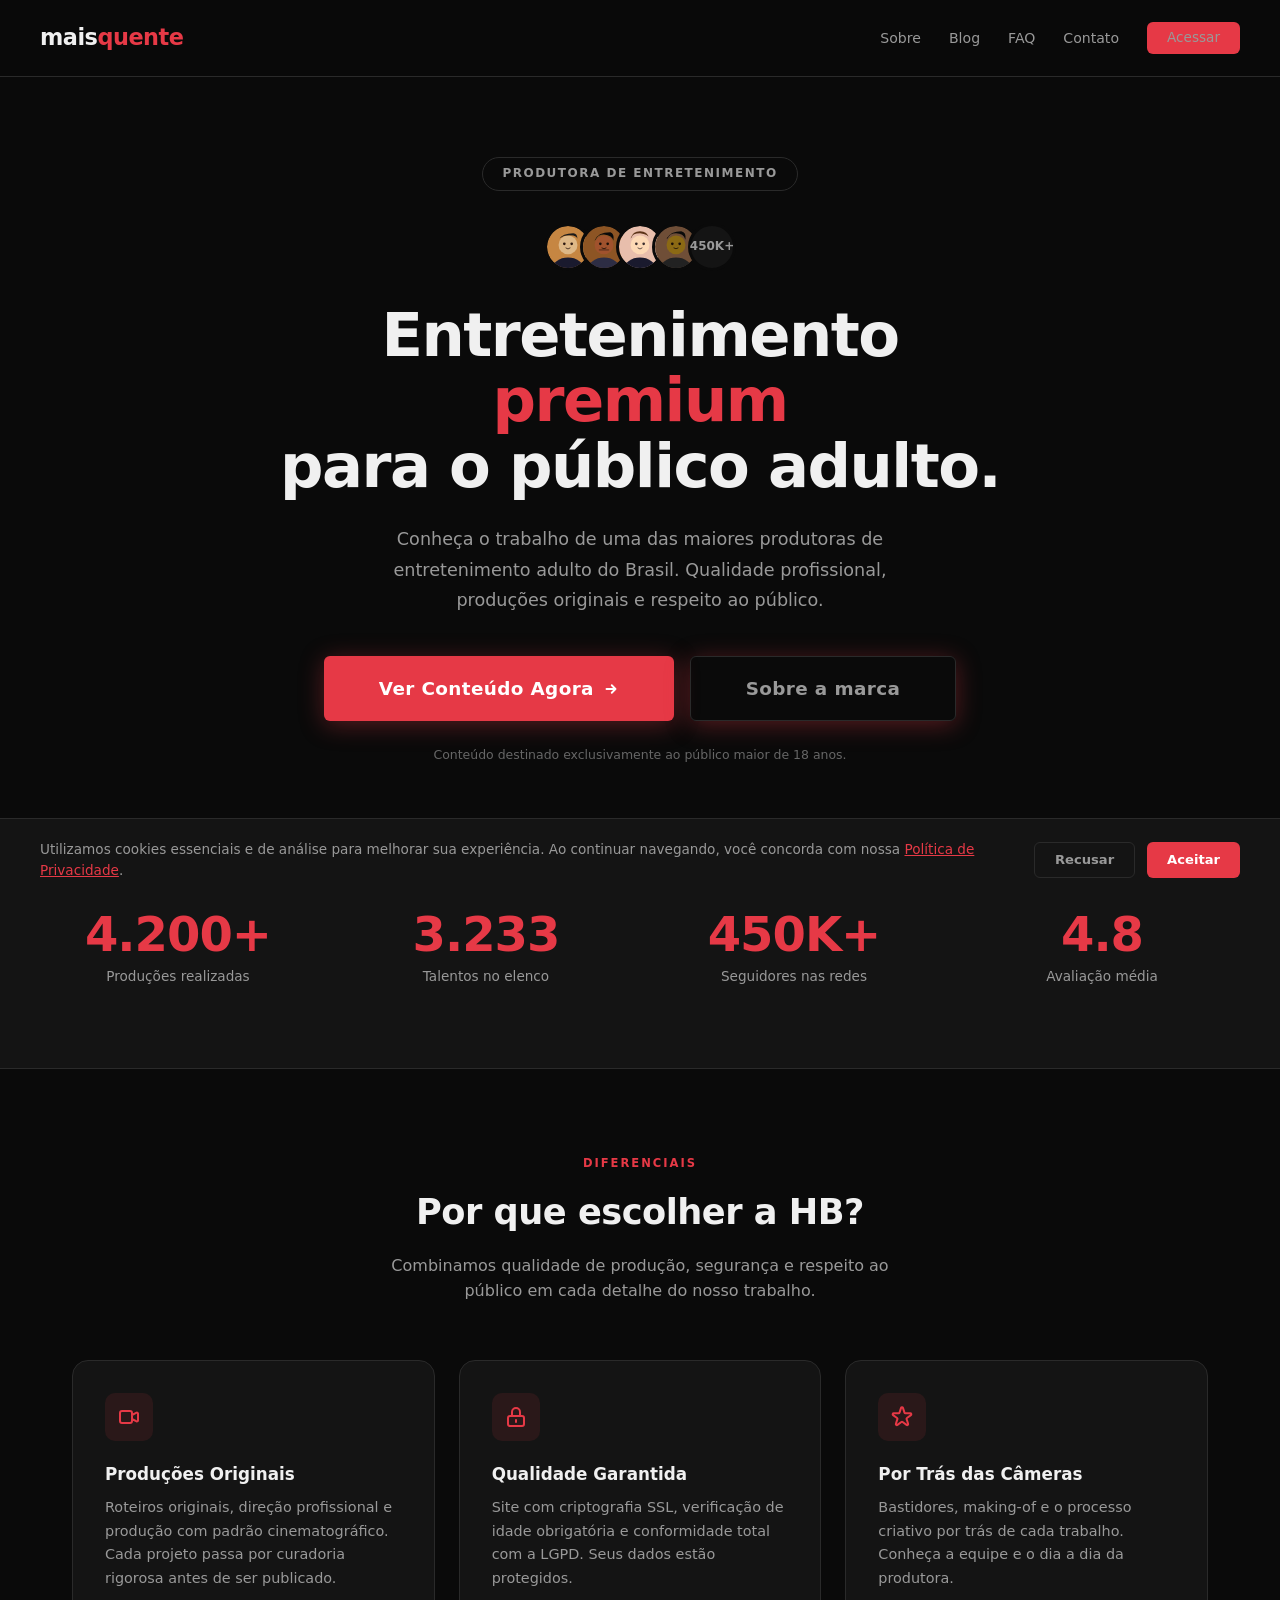
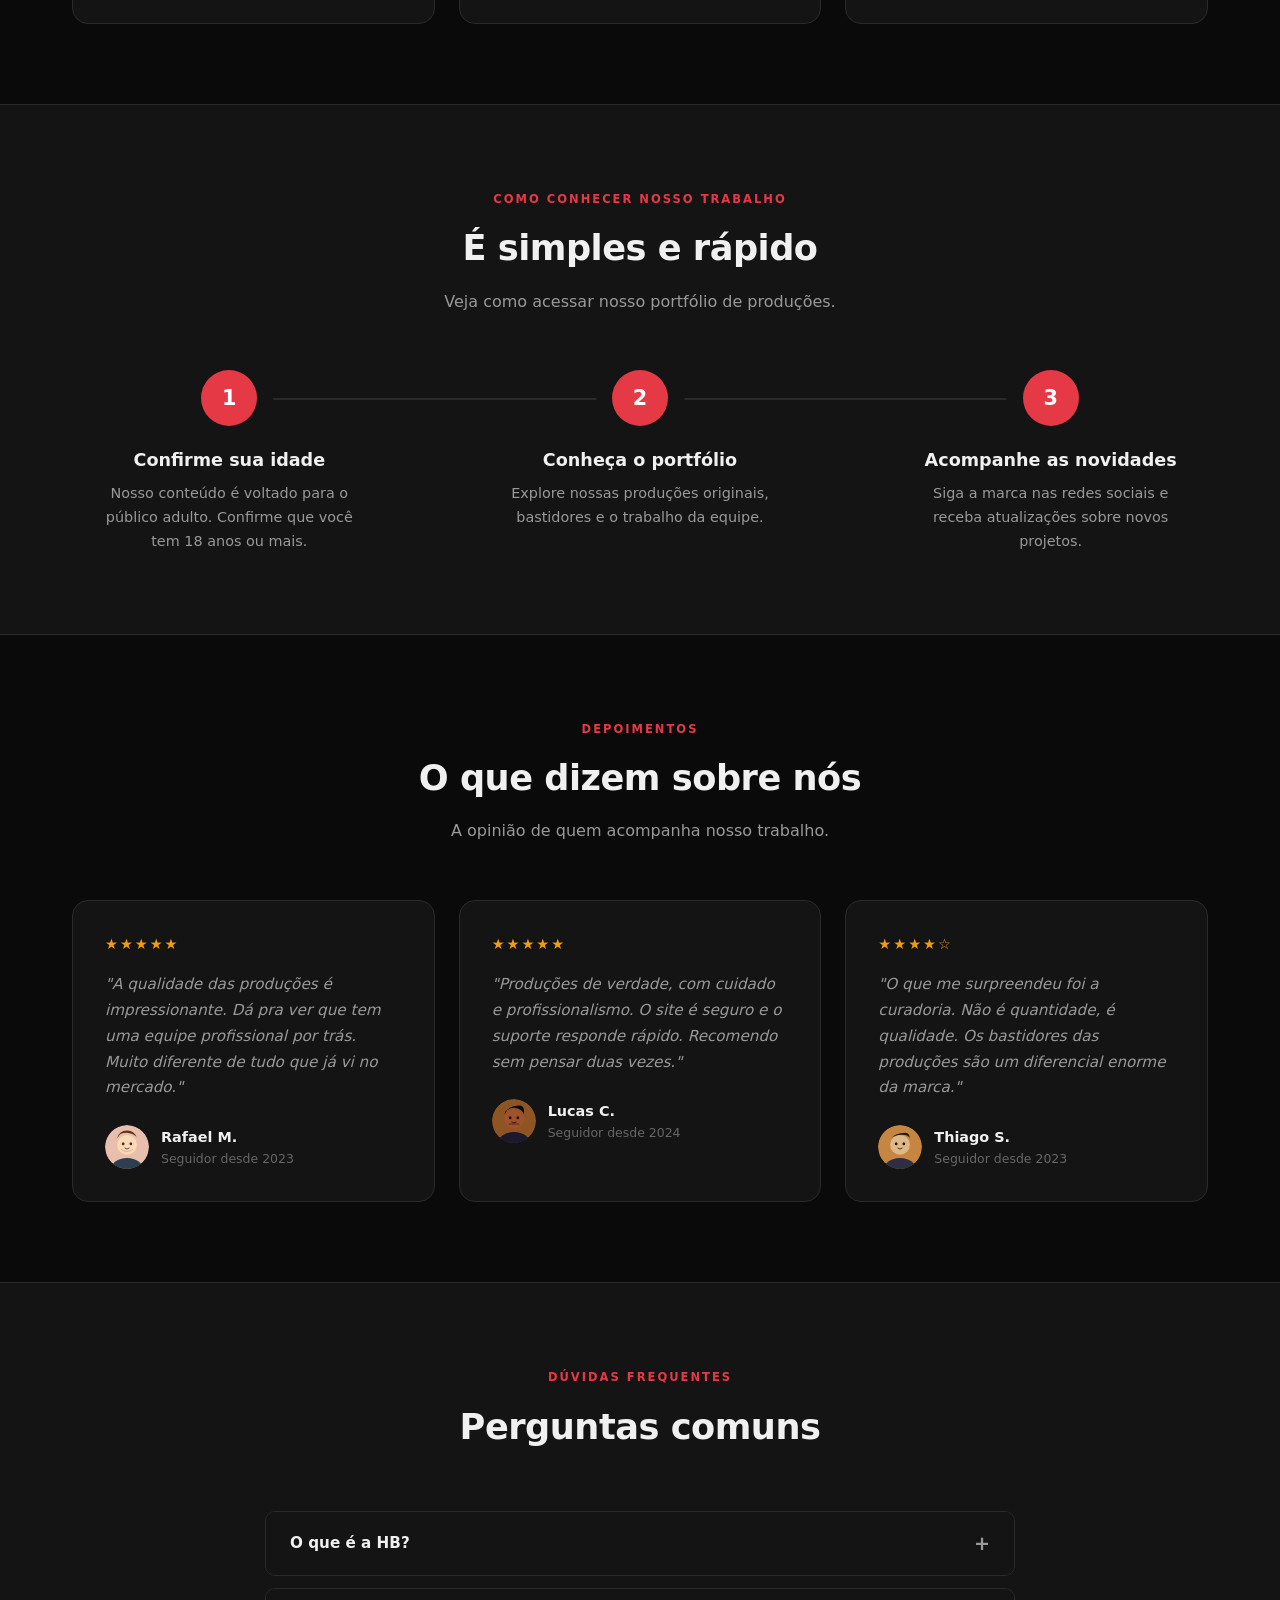
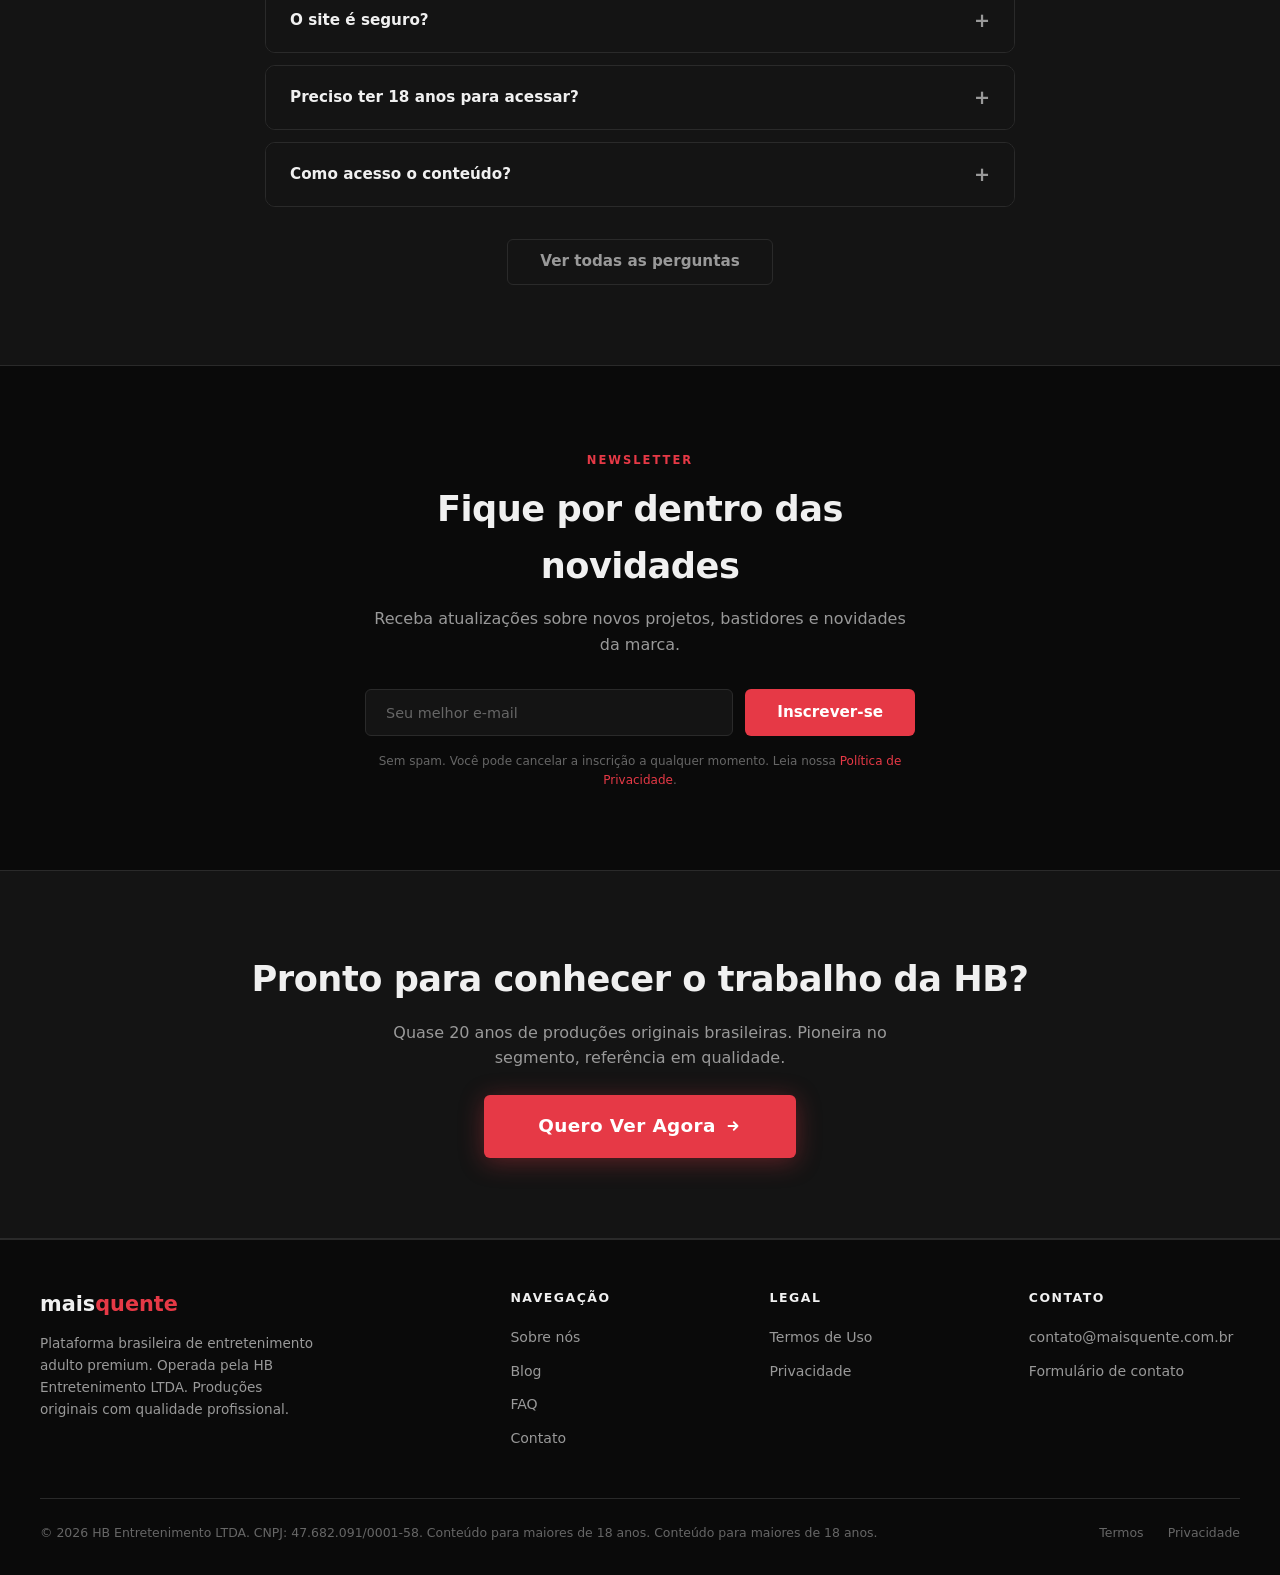
<file: index.html>
<!DOCTYPE html>
<html lang="pt-BR">
<head>
    <meta charset="UTF-8">
    <meta name="viewport" content="width=device-width, initial-scale=1.0">
    <title>MaisQuente — Entretenimento e Lifestyle Premium</title>
    <meta name="description" content="MaisQuente é uma produtora brasileira de entretenimento e lifestyle premium. Produções originais com qualidade profissional.">
    <meta name="robots" content="index, follow">
    <link rel="canonical" href="https://maisquente.com.br/">

    <!-- Open Graph -->
    <meta property="og:title" content="MaisQuente — Entretenimento e Lifestyle Premium">
    <meta property="og:description" content="Produtora brasileira de entretenimento e lifestyle premium. Qualidade profissional em cada projeto.">
    <meta property="og:type" content="website">
    <meta property="og:url" content="https://maisquente.com.br/">
    <meta property="og:image" content="https://maisquente.com.br/assets/og-image.jpg">
    <meta property="og:locale" content="pt_BR">

    <link rel="icon" type="image/svg+xml" href="/assets/favicon.svg">
    <link rel="stylesheet" href="/styles.css">
</head>
<body>

    <!-- HEADER -->
    <header class="header">
        <div class="header__inner">
            <a href="/" class="header__logo">mais<span>quente</span></a>
            <button class="header__toggle" aria-label="Menu" onclick="document.querySelector('.header__nav').classList.toggle('open')">
                <span></span><span></span><span></span>
            </button>
            <nav>
                <ul class="header__nav">
                    <li><a href="/sobre">Sobre</a></li>
                    <li><a href="/blog/">Blog</a></li>
                    <li><a href="/faq">FAQ</a></li>
                    <li><a href="/contato">Contato</a></li>
                    <li><a href="/acesso" class="btn btn--primary" style="padding: 0.55rem 1.25rem; font-size: 0.85rem;">Acessar</a></li>
                </ul>
            </nav>
        </div>
    </header>

    <!-- HERO -->
    <section class="hero">
        <span class="hero__badge">Produtora de Entretenimento</span>

        <!-- Avatar Group -->
        <div class="avatar-group">
            <div class="avatar-group__item">
                <svg viewBox="0 0 80 80" xmlns="http://www.w3.org/2000/svg"><circle cx="40" cy="40" r="40" fill="#c68642"/><ellipse cx="40" cy="82" rx="30" ry="22" fill="#1a1a2e"/><circle cx="40" cy="36" r="18" fill="#deb887"/><ellipse cx="33" cy="34" rx="2.5" ry="2.8" fill="#2c1810"/><ellipse cx="47" cy="34" rx="2.5" ry="2.8" fill="#2c1810"/><path d="M36 42 Q40 46 44 42" stroke="#2c1810" stroke-width="1.5" fill="none" stroke-linecap="round"/><path d="M22 26 Q30 14 50 14 Q58 14 58 26 Q58 20 50 18 Q32 16 24 24Z" fill="#1a1a1a"/></svg>
            </div>
            <div class="avatar-group__item">
                <svg viewBox="0 0 80 80" xmlns="http://www.w3.org/2000/svg"><circle cx="40" cy="40" r="40" fill="#8d5524"/><ellipse cx="40" cy="82" rx="30" ry="22" fill="#2d2d44"/><circle cx="40" cy="36" r="18" fill="#a0522d"/><ellipse cx="33" cy="34" rx="2.5" ry="2.8" fill="#1a0f08"/><ellipse cx="47" cy="34" rx="2.5" ry="2.8" fill="#1a0f08"/><path d="M36 42 Q40 45 44 42" stroke="#1a0f08" stroke-width="1.5" fill="none" stroke-linecap="round"/><path d="M22 28 Q28 12 52 12 Q60 14 58 28 Q56 18 40 16 Q28 16 24 26Z" fill="#0a0a0a"/><rect x="30" y="44" width="20" height="3" rx="1.5" fill="#0a0a0a" opacity="0.3"/></svg>
            </div>
            <div class="avatar-group__item">
                <svg viewBox="0 0 80 80" xmlns="http://www.w3.org/2000/svg"><circle cx="40" cy="40" r="40" fill="#e8beac"/><ellipse cx="40" cy="82" rx="30" ry="22" fill="#1a1a2e"/><circle cx="40" cy="36" r="18" fill="#fdd9b5"/><ellipse cx="33" cy="34" rx="2.5" ry="2.8" fill="#3b2f2f"/><ellipse cx="47" cy="34" rx="2.5" ry="2.8" fill="#3b2f2f"/><path d="M36 42 Q40 46 44 42" stroke="#3b2f2f" stroke-width="1.5" fill="none" stroke-linecap="round"/><path d="M22 24 Q26 10 40 10 Q54 10 58 24 Q56 16 40 14 Q26 14 24 22Z" fill="#5c3317"/></svg>
            </div>
            <div class="avatar-group__item">
                <svg viewBox="0 0 80 80" xmlns="http://www.w3.org/2000/svg"><circle cx="40" cy="40" r="40" fill="#6f4e37"/><ellipse cx="40" cy="82" rx="30" ry="22" fill="#222"/><circle cx="40" cy="36" r="18" fill="#8B6914"/><ellipse cx="33" cy="34" rx="2.5" ry="2.8" fill="#1a0f08"/><ellipse cx="47" cy="34" rx="2.5" ry="2.8" fill="#1a0f08"/><path d="M36 42 Q40 45 44 42" stroke="#1a0f08" stroke-width="1.5" fill="none" stroke-linecap="round"/><path d="M22 24 Q30 10 50 10 Q60 12 58 26 Q54 14 40 14 Q28 14 24 24Z" fill="#0a0a0a"/></svg>
            </div>
            <div class="avatar-group__count">450K+</div>
        </div>

        <h1 class="hero__title">
            Entretenimento <span>premium</span><br>
            para o público adulto.
        </h1>
        <p class="hero__subtitle">
            Conheça o trabalho de uma das maiores produtoras de entretenimento
            adulto do Brasil. Qualidade profissional, produções originais
            e respeito ao público.
        </p>
        <div style="display: flex; gap: 1rem; flex-wrap: wrap; justify-content: center;">
            <a href="/acesso" class="btn btn--primary btn--large">
                Ver Conteúdo Agora
                <svg xmlns="http://www.w3.org/2000/svg" fill="none" viewBox="0 0 24 24" stroke="currentColor" stroke-width="2.5">
                    <path stroke-linecap="round" stroke-linejoin="round" d="M13 7l5 5m0 0l-5 5m5-5H6"/>
                </svg>
            </a>
            <a href="/sobre" class="btn btn--secondary btn--large">Sobre a marca</a>
        </div>
        <p class="hero__notice">Conteúdo destinado exclusivamente ao público maior de 18 anos.</p>
    </section>

    <!-- STATS -->
    <section class="section section--alt">
        <div class="section__inner">
            <div class="stats">
                <div class="stat">
                    <div class="stat__number">4.200+</div>
                    <div class="stat__label">Produções realizadas</div>
                </div>
                <div class="stat">
                    <div class="stat__number">3.233</div>
                    <div class="stat__label">Talentos no elenco</div>
                </div>
                <div class="stat">
                    <div class="stat__number">450K+</div>
                    <div class="stat__label">Seguidores nas redes</div>
                </div>
                <div class="stat">
                    <div class="stat__number">4.8</div>
                    <div class="stat__label">Avaliação média</div>
                </div>
            </div>
        </div>
    </section>

    <!-- FEATURES -->
    <section class="section">
        <div class="section__header">
            <div class="section__label">Diferenciais</div>
            <h2 class="section__title">Por que escolher a HB?</h2>
            <p class="section__subtitle">
                Combinamos qualidade de produção, segurança e respeito
                ao público em cada detalhe do nosso trabalho.
            </p>
        </div>
        <div class="features__grid">
            <div class="feature-card">
                <div class="feature-card__icon">
                    <svg xmlns="http://www.w3.org/2000/svg" width="24" height="24" fill="none" viewBox="0 0 24 24" stroke="#e63946" stroke-width="2"><path stroke-linecap="round" stroke-linejoin="round" d="M15 10l4.553-2.276A1 1 0 0121 8.618v6.764a1 1 0 01-1.447.894L15 14M5 18h8a2 2 0 002-2V8a2 2 0 00-2-2H5a2 2 0 00-2 2v8a2 2 0 002 2z"/></svg>
                </div>
                <h3 class="feature-card__title">Produções Originais</h3>
                <p class="feature-card__desc">
                    Roteiros originais, direção profissional e produção
                    com padrão cinematográfico. Cada projeto passa por
                    curadoria rigorosa antes de ser publicado.
                </p>
            </div>
            <div class="feature-card">
                <div class="feature-card__icon">
                    <svg xmlns="http://www.w3.org/2000/svg" width="24" height="24" fill="none" viewBox="0 0 24 24" stroke="#e63946" stroke-width="2"><path stroke-linecap="round" stroke-linejoin="round" d="M12 15v2m-6 4h12a2 2 0 002-2v-6a2 2 0 00-2-2H6a2 2 0 00-2 2v6a2 2 0 002 2zm10-10V7a4 4 0 00-8 0v4h8z"/></svg>
                </div>
                <h3 class="feature-card__title">Qualidade Garantida</h3>
                <p class="feature-card__desc">
                    Site com criptografia SSL, verificação de idade
                    obrigatória e conformidade total com a LGPD.
                    Seus dados estão protegidos.
                </p>
            </div>
            <div class="feature-card">
                <div class="feature-card__icon">
                    <svg xmlns="http://www.w3.org/2000/svg" width="24" height="24" fill="none" viewBox="0 0 24 24" stroke="#e63946" stroke-width="2"><path stroke-linecap="round" stroke-linejoin="round" d="M11.049 2.927c.3-.921 1.603-.921 1.902 0l1.519 4.674a1 1 0 00.95.69h4.915c.969 0 1.371 1.24.588 1.81l-3.976 2.888a1 1 0 00-.363 1.118l1.518 4.674c.3.922-.755 1.688-1.538 1.118l-3.976-2.888a1 1 0 00-1.176 0l-3.976 2.888c-.783.57-1.838-.197-1.538-1.118l1.518-4.674a1 1 0 00-.363-1.118l-3.976-2.888c-.784-.57-.38-1.81.588-1.81h4.914a1 1 0 00.951-.69l1.519-4.674z"/></svg>
                </div>
                <h3 class="feature-card__title">Por Trás das Câmeras</h3>
                <p class="feature-card__desc">
                    Bastidores, making-of e o processo criativo por
                    trás de cada trabalho. Conheça a equipe e o dia a
                    dia da produtora.
                </p>
            </div>
        </div>
    </section>

    <!-- HOW IT WORKS -->
    <section class="section section--alt">
        <div class="section__inner">
            <div class="section__header">
                <div class="section__label">Como conhecer nosso trabalho</div>
                <h2 class="section__title">É simples e rápido</h2>
                <p class="section__subtitle">
                    Veja como acessar nosso portfólio de produções.
                </p>
            </div>
            <div class="steps">
                <div class="step">
                    <div class="step__number">1</div>
                    <h3 class="step__title">Confirme sua idade</h3>
                    <p class="step__desc">
                        Nosso conteúdo é voltado para o público adulto.
                        Confirme que você tem 18 anos ou mais.
                    </p>
                </div>
                <div class="step">
                    <div class="step__number">2</div>
                    <h3 class="step__title">Conheça o portfólio</h3>
                    <p class="step__desc">
                        Explore nossas produções originais, bastidores
                        e o trabalho da equipe.
                    </p>
                </div>
                <div class="step">
                    <div class="step__number">3</div>
                    <h3 class="step__title">Acompanhe as novidades</h3>
                    <p class="step__desc">
                        Siga a marca nas redes sociais e receba
                        atualizações sobre novos projetos.
                    </p>
                </div>
            </div>
        </div>
    </section>

    <!-- TESTIMONIALS -->
    <section class="section">
        <div class="section__header">
            <div class="section__label">Depoimentos</div>
            <h2 class="section__title">O que dizem sobre nós</h2>
            <p class="section__subtitle">
                A opinião de quem acompanha nosso trabalho.
            </p>
        </div>
        <div class="testimonials">
            <div class="testimonial">
                <div class="testimonial__stars">★★★★★</div>
                <p class="testimonial__text">
                    "A qualidade das produções é impressionante. Dá pra ver
                    que tem uma equipe profissional por trás. Muito diferente
                    de tudo que já vi no mercado."
                </p>
                <div class="testimonial__author">
                    <div class="testimonial__avatar">
                        <svg viewBox="0 0 80 80" xmlns="http://www.w3.org/2000/svg"><circle cx="40" cy="40" r="40" fill="#e8beac"/><ellipse cx="40" cy="82" rx="30" ry="22" fill="#2c3e50"/><circle cx="40" cy="36" r="18" fill="#fdd9b5"/><ellipse cx="33" cy="34" rx="2.5" ry="2.8" fill="#3b2f2f"/><ellipse cx="47" cy="34" rx="2.5" ry="2.8" fill="#3b2f2f"/><path d="M36 42 Q40 46 44 42" stroke="#3b2f2f" stroke-width="1.5" fill="none" stroke-linecap="round"/><path d="M22 24 Q26 10 40 10 Q54 10 58 24 Q56 16 40 14 Q26 14 24 22Z" fill="#5c3317"/><path d="M29 44 Q34 48 40 48 Q46 48 51 44" stroke="#3b2f2f" stroke-width="1" fill="none" opacity="0.4"/></svg>
                    </div>
                    <div>
                        <div class="testimonial__name">Rafael M.</div>
                        <div class="testimonial__role">Seguidor desde 2023</div>
                    </div>
                </div>
            </div>
            <div class="testimonial">
                <div class="testimonial__stars">★★★★★</div>
                <p class="testimonial__text">
                    "Produções de verdade, com cuidado e profissionalismo.
                    O site é seguro e o suporte responde rápido. Recomendo
                    sem pensar duas vezes."
                </p>
                <div class="testimonial__author">
                    <div class="testimonial__avatar">
                        <svg viewBox="0 0 80 80" xmlns="http://www.w3.org/2000/svg"><circle cx="40" cy="40" r="40" fill="#8d5524"/><ellipse cx="40" cy="82" rx="30" ry="22" fill="#1a1a2e"/><circle cx="40" cy="36" r="18" fill="#a0522d"/><ellipse cx="33" cy="34" rx="2.5" ry="2.8" fill="#1a0f08"/><ellipse cx="47" cy="34" rx="2.5" ry="2.8" fill="#1a0f08"/><path d="M36 42 Q40 45 44 42" stroke="#1a0f08" stroke-width="1.5" fill="none" stroke-linecap="round"/><path d="M22 28 Q28 12 52 12 Q60 14 58 28 Q56 18 40 16 Q28 16 24 26Z" fill="#0a0a0a"/><rect x="30" y="44" width="20" height="3" rx="1.5" fill="#0a0a0a" opacity="0.35"/></svg>
                    </div>
                    <div>
                        <div class="testimonial__name">Lucas C.</div>
                        <div class="testimonial__role">Seguidor desde 2024</div>
                    </div>
                </div>
            </div>
            <div class="testimonial">
                <div class="testimonial__stars">★★★★☆</div>
                <p class="testimonial__text">
                    "O que me surpreendeu foi a curadoria. Não é quantidade,
                    é qualidade. Os bastidores das produções são um diferencial
                    enorme da marca."
                </p>
                <div class="testimonial__author">
                    <div class="testimonial__avatar">
                        <svg viewBox="0 0 80 80" xmlns="http://www.w3.org/2000/svg"><circle cx="40" cy="40" r="40" fill="#c68642"/><ellipse cx="40" cy="82" rx="30" ry="22" fill="#2d2d44"/><circle cx="40" cy="36" r="18" fill="#deb887"/><ellipse cx="33" cy="34" rx="2.5" ry="2.8" fill="#2c1810"/><ellipse cx="47" cy="34" rx="2.5" ry="2.8" fill="#2c1810"/><path d="M36 42 Q40 46 44 42" stroke="#2c1810" stroke-width="1.5" fill="none" stroke-linecap="round"/><path d="M22 26 Q30 14 50 14 Q58 14 58 26 Q58 20 50 18 Q32 16 24 24Z" fill="#1a1a1a"/></svg>
                    </div>
                    <div>
                        <div class="testimonial__name">Thiago S.</div>
                        <div class="testimonial__role">Seguidor desde 2023</div>
                    </div>
                </div>
            </div>
        </div>
    </section>

    <!-- FAQ PREVIEW -->
    <section class="section section--alt">
        <div class="section__inner">
            <div class="section__header">
                <div class="section__label">Dúvidas frequentes</div>
                <h2 class="section__title">Perguntas comuns</h2>
            </div>
            <div class="faq-list">
                <div class="faq-item">
                    <button class="faq-item__question" onclick="this.parentElement.classList.toggle('open')">
                        O que é a HB?
                        <span class="faq-item__icon">+</span>
                    </button>
                    <div class="faq-item__answer">
                        <div class="faq-item__answer-inner">
                            A HB é uma das pioneiras do entretenimento adulto digital
                            no Brasil, fundada no Rio de Janeiro em 2005. Com quase
                            20 anos de trajetória, oferecemos produções originais
                            com qualidade profissional e total respeito ao público 18+.
                        </div>
                    </div>
                </div>
                <div class="faq-item">
                    <button class="faq-item__question" onclick="this.parentElement.classList.toggle('open')">
                        O site é seguro?
                        <span class="faq-item__icon">+</span>
                    </button>
                    <div class="faq-item__answer">
                        <div class="faq-item__answer-inner">
                            Sim. Utilizamos criptografia SSL em todo o site, verificação
                            de idade obrigatória e estamos em conformidade com a LGPD
                            (Lei Geral de Proteção de Dados). Seus dados pessoais são
                            protegidos e nunca compartilhados com terceiros.
                        </div>
                    </div>
                </div>
                <div class="faq-item">
                    <button class="faq-item__question" onclick="this.parentElement.classList.toggle('open')">
                        Preciso ter 18 anos para acessar?
                        <span class="faq-item__icon">+</span>
                    </button>
                    <div class="faq-item__answer">
                        <div class="faq-item__answer-inner">
                            Sim. Todo o nosso conteúdo é destinado exclusivamente
                            ao público maior de 18 anos. A confirmação de idade é
                            obrigatória antes de prosseguir.
                        </div>
                    </div>
                </div>
                <div class="faq-item">
                    <button class="faq-item__question" onclick="this.parentElement.classList.toggle('open')">
                        Como acesso o conteúdo?
                        <span class="faq-item__icon">+</span>
                    </button>
                    <div class="faq-item__answer">
                        <div class="faq-item__answer-inner">
                            Ao clicar em "Conhecer Mais", você confirma sua idade e
                            será direcionado para o nosso site principal, onde poderá
                            conhecer todo o nosso trabalho e produções.
                        </div>
                    </div>
                </div>
            </div>
            <div class="text-center mt-4">
                <a href="/faq" class="btn btn--secondary">Ver todas as perguntas</a>
            </div>
        </div>
    </section>

    <!-- NEWSLETTER -->
    <section class="section">
        <div class="newsletter">
            <div class="section__label">Newsletter</div>
            <h2 class="section__title">Fique por dentro das novidades</h2>
            <p class="section__subtitle">
                Receba atualizações sobre novos projetos, bastidores
                e novidades da marca.
            </p>
            <form class="newsletter__form" onsubmit="event.preventDefault(); this.querySelector('input').value=''; document.getElementById('nl-msg').style.display='block';">
                <input type="email" class="newsletter__input" placeholder="Seu melhor e-mail" required>
                <button type="submit" class="btn btn--primary">Inscrever-se</button>
            </form>
            <p id="nl-msg" class="newsletter__disclaimer" style="display:none; color: var(--color-success);">
                Inscrição realizada com sucesso!
            </p>
            <p class="newsletter__disclaimer">
                Sem spam. Você pode cancelar a inscrição a qualquer momento.
                Leia nossa <a href="/privacidade">Política de Privacidade</a>.
            </p>
        </div>
    </section>

    <!-- CTA FINAL -->
    <section class="section section--alt">
        <div class="section__inner text-center">
            <h2 class="section__title">Pronto para conhecer o trabalho da HB?</h2>
            <p class="section__subtitle mb-3">
                Quase 20 anos de produções originais brasileiras.
                Pioneira no segmento, referência em qualidade.
            </p>
            <a href="/acesso" class="btn btn--primary btn--large">
                Quero Ver Agora
                <svg xmlns="http://www.w3.org/2000/svg" fill="none" viewBox="0 0 24 24" stroke="currentColor" stroke-width="2.5" width="18" height="18">
                    <path stroke-linecap="round" stroke-linejoin="round" d="M13 7l5 5m0 0l-5 5m5-5H6"/>
                </svg>
            </a>
        </div>
    </section>

    <!-- FOOTER -->
    <footer class="footer">
        <div class="footer__inner">
            <div class="footer__grid">
                <div>
                    <div class="footer__brand">mais<span>quente</span></div>
                    <p class="footer__desc">
                        Plataforma brasileira de entretenimento adulto premium.
                        Operada pela HB Entretenimento LTDA. Produções
                        originais com qualidade profissional.
                    </p>
                </div>
                <div>
                    <div class="footer__col-title">Navegação</div>
                    <ul class="footer__links">
                        <li><a href="/sobre">Sobre nós</a></li>
                        <li><a href="/blog/">Blog</a></li>
                        <li><a href="/faq">FAQ</a></li>
                        <li><a href="/contato">Contato</a></li>
                    </ul>
                </div>
                <div>
                    <div class="footer__col-title">Legal</div>
                    <ul class="footer__links">
                        <li><a href="/termos">Termos de Uso</a></li>
                        <li><a href="/privacidade">Privacidade</a></li>
                    </ul>
                </div>
                <div>
                    <div class="footer__col-title">Contato</div>
                    <ul class="footer__links">
                        <li><a href="mailto:contato@maisquente.com.br">contato@maisquente.com.br</a></li>
                        <li><a href="/contato">Formulário de contato</a></li>
                    </ul>
                </div>
            </div>
            <div class="footer__bottom">
                <p class="footer__copy">
                    &copy; 2026 HB Entretenimento LTDA. CNPJ: 47.682.091/0001-58. Conteúdo para maiores de 18 anos.
                    Conteúdo para maiores de 18 anos.
                </p>
                <div class="footer__legal">
                    <a href="/termos">Termos</a>
                    <a href="/privacidade">Privacidade</a>
                </div>
            </div>
        </div>
    </footer>

    <!-- COOKIE BANNER -->
    <div class="cookie-banner" id="cookieBanner">
        <div class="cookie-banner__inner">
            <p class="cookie-banner__text">
                Utilizamos cookies essenciais e de análise para melhorar sua experiência.
                Ao continuar navegando, você concorda com nossa
                <a href="/privacidade">Política de Privacidade</a>.
            </p>
            <div class="cookie-banner__actions">
                <button class="cookie-banner__btn cookie-banner__btn--decline" onclick="closeCookieBanner()">Recusar</button>
                <button class="cookie-banner__btn cookie-banner__btn--accept" onclick="acceptCookies()">Aceitar</button>
            </div>
        </div>
    </div>

    <script>
        function closeCookieBanner() {
            document.getElementById('cookieBanner').classList.remove('show');
            sessionStorage.setItem('mq_cookies', 'declined');
        }
        function acceptCookies() {
            document.getElementById('cookieBanner').classList.remove('show');
            localStorage.setItem('mq_cookies', 'accepted');
        }
        if (!localStorage.getItem('mq_cookies') && !sessionStorage.getItem('mq_cookies')) {
            setTimeout(function() {
                document.getElementById('cookieBanner').classList.add('show');
            }, 1500);
        }
    </script>

</body>
</html>
</file>
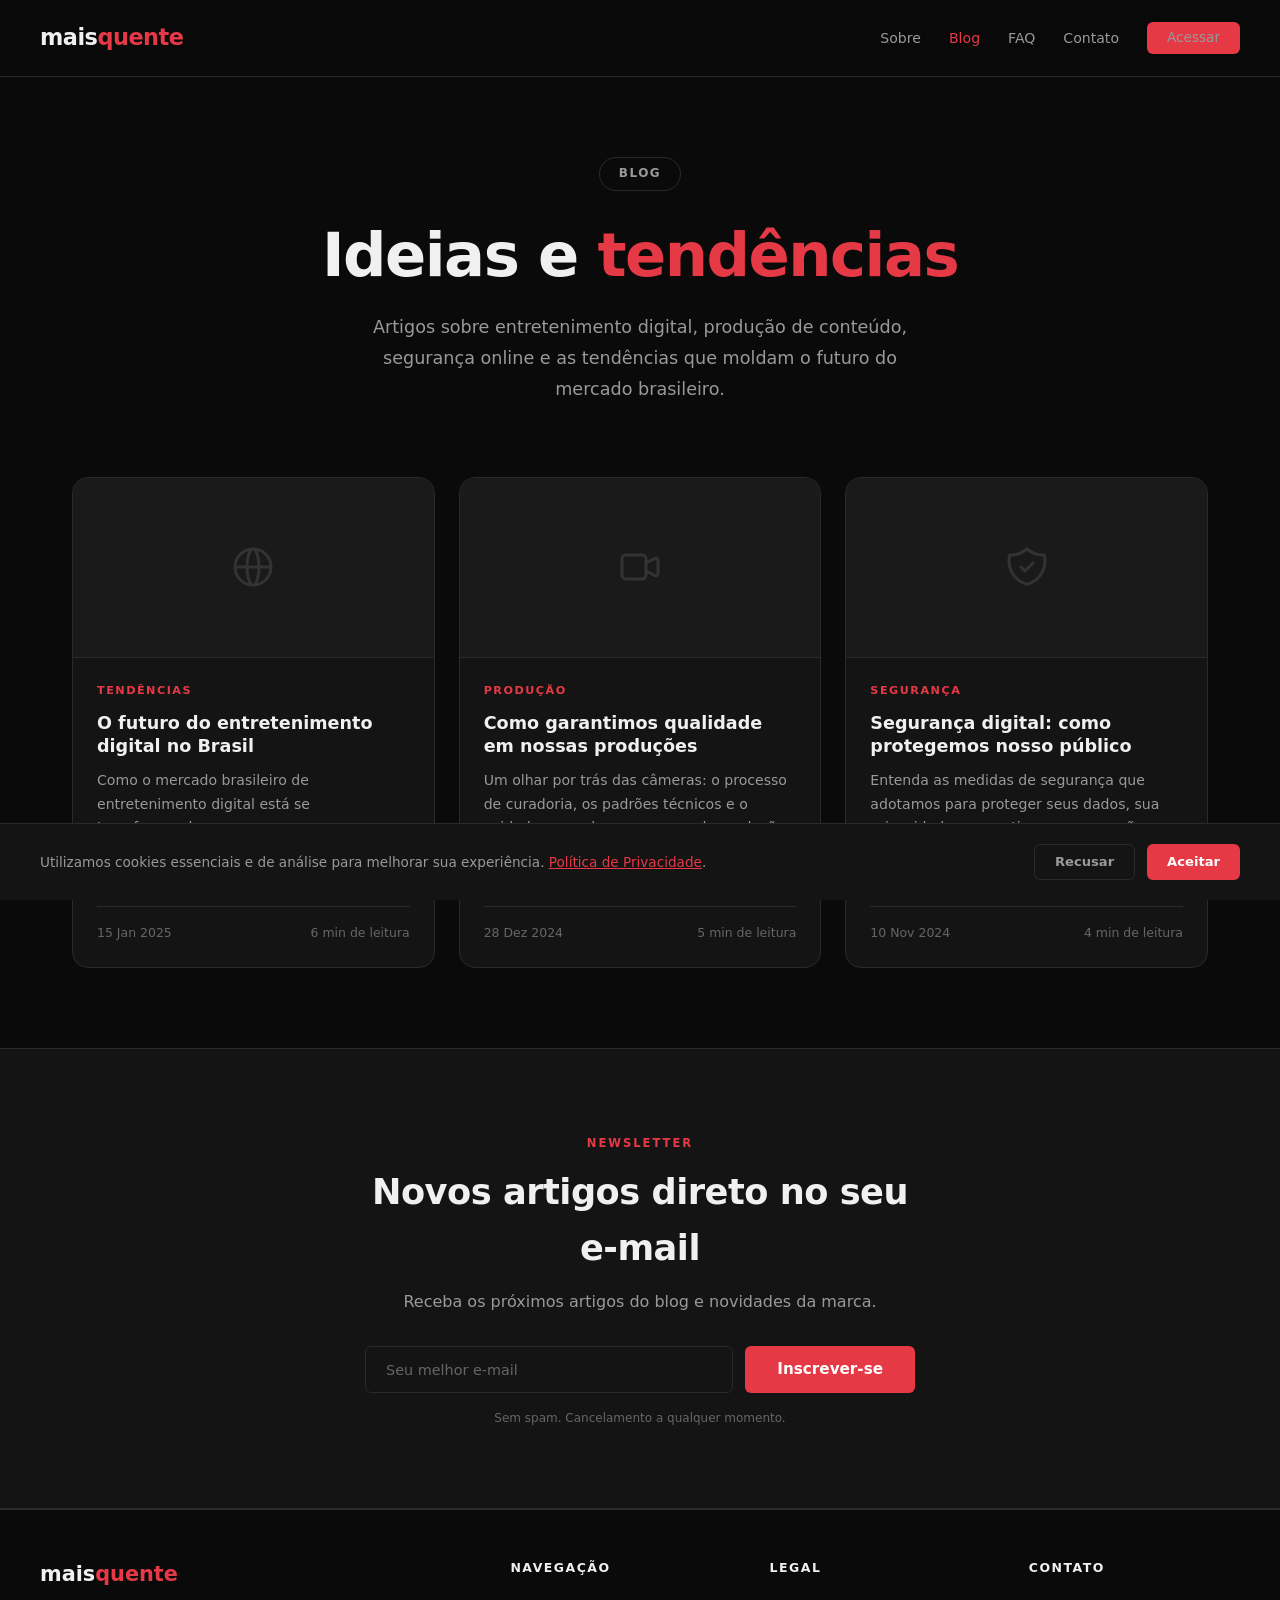
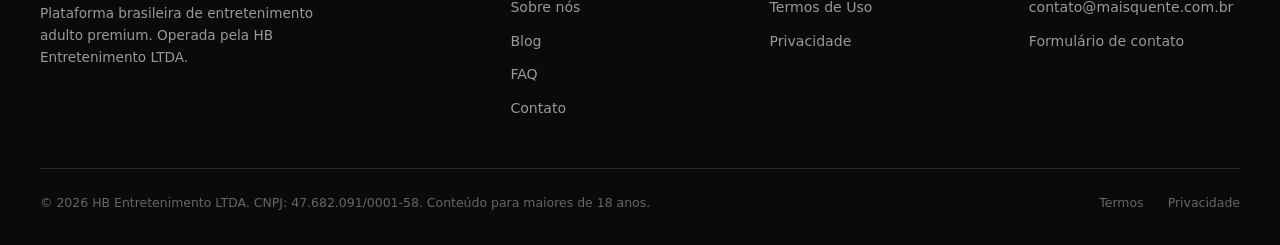
<file: blog/index.html>
<!DOCTYPE html>
<html lang="pt-BR">
<head>
    <meta charset="UTF-8">
    <meta name="viewport" content="width=device-width, initial-scale=1.0">
    <title>Blog — MaisQuente</title>
    <meta name="description" content="Blog da MaisQuente. Artigos sobre entretenimento digital, produção de conteúdo, segurança online e tendências do mercado.">
    <meta name="robots" content="index, follow">
    <link rel="canonical" href="https://maisquente.com.br/blog/">
    <link rel="icon" type="image/svg+xml" href="/assets/favicon.svg">
    <link rel="stylesheet" href="/styles.css">
</head>
<body>

    <!-- HEADER -->
    <header class="header">
        <div class="header__inner">
            <a href="/" class="header__logo">mais<span>quente</span></a>
            <button class="header__toggle" aria-label="Menu" onclick="document.querySelector('.header__nav').classList.toggle('open')">
                <span></span><span></span><span></span>
            </button>
            <nav>
                <ul class="header__nav">
                    <li><a href="/sobre">Sobre</a></li>
                    <li><a href="/blog/" class="active">Blog</a></li>
                    <li><a href="/faq">FAQ</a></li>
                    <li><a href="/contato">Contato</a></li>
                    <li><a href="/acesso" class="btn btn--primary" style="padding: 0.55rem 1.25rem; font-size: 0.85rem;">Acessar</a></li>
                </ul>
            </nav>
        </div>
    </header>

    <!-- HERO -->
    <section class="hero" style="padding-bottom: 2rem;">
        <span class="hero__badge">Blog</span>
        <h1 class="hero__title">
            Ideias e <span>tendências</span>
        </h1>
        <p class="hero__subtitle">
            Artigos sobre entretenimento digital, produção de conteúdo,
            segurança online e as tendências que moldam o futuro do
            mercado brasileiro.
        </p>
    </section>

    <!-- BLOG GRID -->
    <section class="section" style="padding-top: 0;">
        <div class="blog-grid">

            <a href="/blog/entretenimento-digital" class="blog-card">
                <div class="blog-card__image">
                    <svg xmlns="http://www.w3.org/2000/svg" width="48" height="48" fill="none" viewBox="0 0 24 24" stroke="#333" stroke-width="1.5"><path stroke-linecap="round" stroke-linejoin="round" d="M21 12a9 9 0 01-9 9m9-9a9 9 0 00-9-9m9 9H3m9 9a9 9 0 01-9-9m9 9c1.657 0 3-4.03 3-9s-1.343-9-3-9m0 18c-1.657 0-3-4.03-3-9s1.343-9 3-9m-9 9a9 9 0 019-9"/></svg>
                </div>
                <div class="blog-card__body">
                    <span class="blog-card__tag">Tendências</span>
                    <h2 class="blog-card__title">O futuro do entretenimento digital no Brasil</h2>
                    <p class="blog-card__excerpt">
                        Como o mercado brasileiro de entretenimento digital está se
                        transformando e o que esperar para os próximos anos em termos
                        de consumo, tecnologia e produção.
                    </p>
                    <div class="blog-card__meta">
                        <span>15 Jan 2025</span>
                        <span>6 min de leitura</span>
                    </div>
                </div>
            </a>

            <a href="/blog/qualidade-producao" class="blog-card">
                <div class="blog-card__image">
                    <svg xmlns="http://www.w3.org/2000/svg" width="48" height="48" fill="none" viewBox="0 0 24 24" stroke="#333" stroke-width="1.5"><path stroke-linecap="round" stroke-linejoin="round" d="M15 10l4.553-2.276A1 1 0 0121 8.618v6.764a1 1 0 01-1.447.894L15 14M5 18h8a2 2 0 002-2V8a2 2 0 00-2-2H5a2 2 0 00-2 2v8a2 2 0 002 2z"/></svg>
                </div>
                <div class="blog-card__body">
                    <span class="blog-card__tag">Produção</span>
                    <h2 class="blog-card__title">Como garantimos qualidade em nossas produções</h2>
                    <p class="blog-card__excerpt">
                        Um olhar por trás das câmeras: o processo de curadoria,
                        os padrões técnicos e o cuidado que colocamos em cada
                        produção da MaisQuente.
                    </p>
                    <div class="blog-card__meta">
                        <span>28 Dez 2024</span>
                        <span>5 min de leitura</span>
                    </div>
                </div>
            </a>

            <a href="/blog/seguranca-digital" class="blog-card">
                <div class="blog-card__image">
                    <svg xmlns="http://www.w3.org/2000/svg" width="48" height="48" fill="none" viewBox="0 0 24 24" stroke="#333" stroke-width="1.5"><path stroke-linecap="round" stroke-linejoin="round" d="M9 12l2 2 4-4m5.618-4.016A11.955 11.955 0 0112 2.944a11.955 11.955 0 01-8.618 3.04A12.02 12.02 0 003 9c0 5.591 3.824 10.29 9 11.622 5.176-1.332 9-6.03 9-11.622 0-1.042-.133-2.052-.382-3.016z"/></svg>
                </div>
                <div class="blog-card__body">
                    <span class="blog-card__tag">Segurança</span>
                    <h2 class="blog-card__title">Segurança digital: como protegemos nosso público</h2>
                    <p class="blog-card__excerpt">
                        Entenda as medidas de segurança que adotamos para proteger
                        seus dados, sua privacidade e garantir uma navegação
                        tranquila em nosso site.
                    </p>
                    <div class="blog-card__meta">
                        <span>10 Nov 2024</span>
                        <span>4 min de leitura</span>
                    </div>
                </div>
            </a>

        </div>
    </section>

    <!-- NEWSLETTER -->
    <section class="section section--alt">
        <div class="section__inner">
            <div class="newsletter">
                <div class="section__label">Newsletter</div>
                <h2 class="section__title">Novos artigos direto no seu e-mail</h2>
                <p class="section__subtitle">
                    Receba os próximos artigos do blog e novidades da marca.
                </p>
                <form class="newsletter__form" onsubmit="event.preventDefault(); this.querySelector('input').value=''; document.getElementById('nl-msg').style.display='block';">
                    <input type="email" class="newsletter__input" placeholder="Seu melhor e-mail" required>
                    <button type="submit" class="btn btn--primary">Inscrever-se</button>
                </form>
                <p id="nl-msg" class="newsletter__disclaimer" style="display:none; color: var(--color-success);">
                    Inscrição realizada com sucesso!
                </p>
                <p class="newsletter__disclaimer">
                    Sem spam. Cancelamento a qualquer momento.
                </p>
            </div>
        </div>
    </section>

    <!-- FOOTER -->
    <footer class="footer">
        <div class="footer__inner">
            <div class="footer__grid">
                <div>
                    <div class="footer__brand">mais<span>quente</span></div>
                    <p class="footer__desc">
                        Plataforma brasileira de entretenimento adulto premium.
                        Operada pela HB Entretenimento LTDA.
                    </p>
                </div>
                <div>
                    <div class="footer__col-title">Navegação</div>
                    <ul class="footer__links">
                        <li><a href="/sobre">Sobre nós</a></li>
                        <li><a href="/blog/">Blog</a></li>
                        <li><a href="/faq">FAQ</a></li>
                        <li><a href="/contato">Contato</a></li>
                    </ul>
                </div>
                <div>
                    <div class="footer__col-title">Legal</div>
                    <ul class="footer__links">
                        <li><a href="/termos">Termos de Uso</a></li>
                        <li><a href="/privacidade">Privacidade</a></li>
                    </ul>
                </div>
                <div>
                    <div class="footer__col-title">Contato</div>
                    <ul class="footer__links">
                        <li><a href="mailto:contato@maisquente.com.br">contato@maisquente.com.br</a></li>
                        <li><a href="/contato">Formulário de contato</a></li>
                    </ul>
                </div>
            </div>
            <div class="footer__bottom">
                <p class="footer__copy">&copy; 2026 HB Entretenimento LTDA. CNPJ: 47.682.091/0001-58. Conteúdo para maiores de 18 anos.</p>
                <div class="footer__legal">
                    <a href="/termos">Termos</a>
                    <a href="/privacidade">Privacidade</a>
                </div>
            </div>
        </div>
    </footer>

    <!-- COOKIE BANNER -->
    <div class="cookie-banner" id="cookieBanner">
        <div class="cookie-banner__inner">
            <p class="cookie-banner__text">
                Utilizamos cookies essenciais e de análise para melhorar sua experiência.
                <a href="/privacidade">Política de Privacidade</a>.
            </p>
            <div class="cookie-banner__actions">
                <button class="cookie-banner__btn cookie-banner__btn--decline" onclick="closeCookieBanner()">Recusar</button>
                <button class="cookie-banner__btn cookie-banner__btn--accept" onclick="acceptCookies()">Aceitar</button>
            </div>
        </div>
    </div>

    <script>
        function closeCookieBanner() { document.getElementById('cookieBanner').classList.remove('show'); sessionStorage.setItem('mq_cookies', 'declined'); }
        function acceptCookies() { document.getElementById('cookieBanner').classList.remove('show'); localStorage.setItem('mq_cookies', 'accepted'); }
        if (!localStorage.getItem('mq_cookies') && !sessionStorage.getItem('mq_cookies')) { setTimeout(function() { document.getElementById('cookieBanner').classList.add('show'); }, 1500); }
    </script>

</body>
</html>
</file>
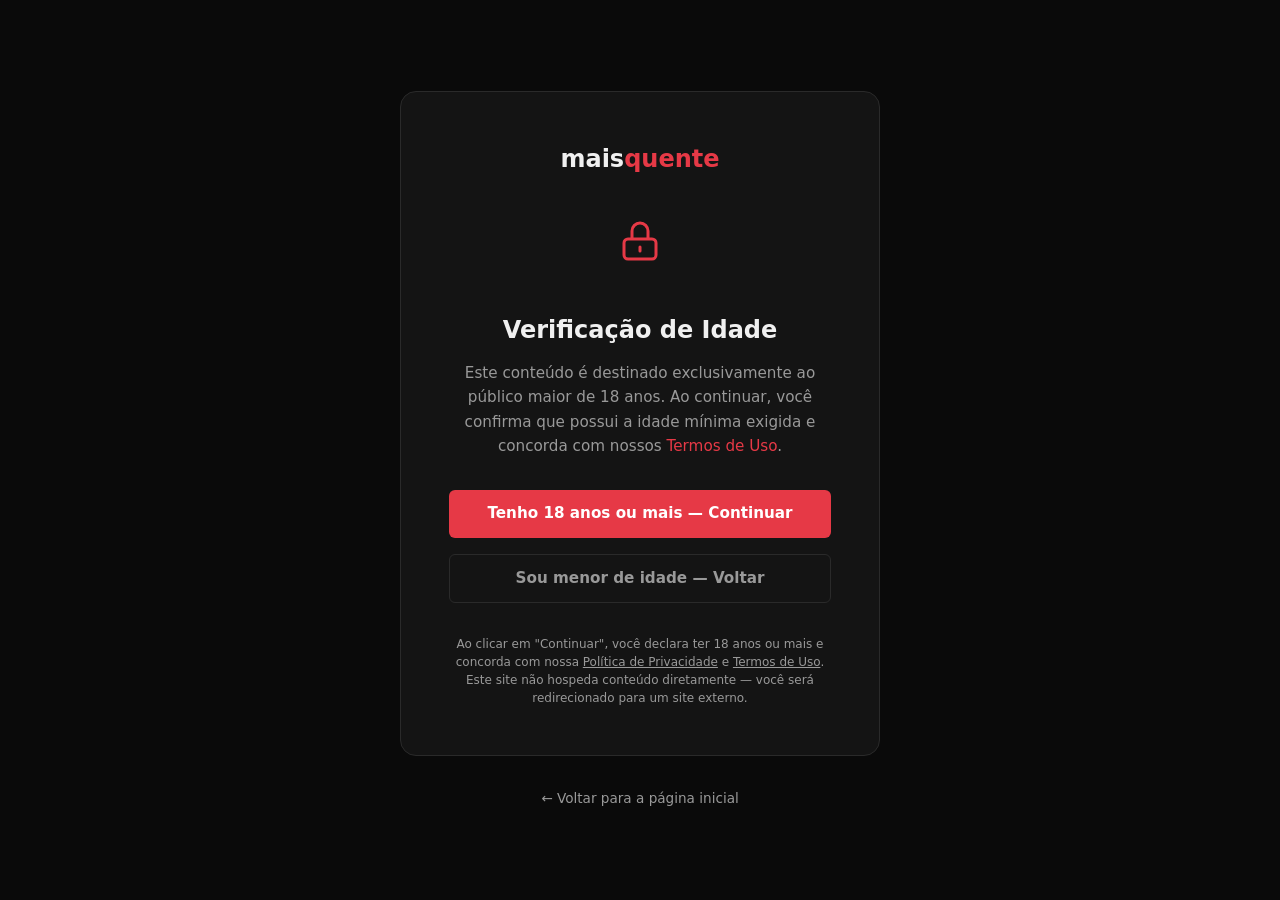
<file: acesso.html>
<!DOCTYPE html>
<html lang="pt-BR">
<head>
    <meta charset="UTF-8">
    <meta name="viewport" content="width=device-width, initial-scale=1.0">
    <title>Acesso — MaisQuente</title>
    <meta name="description" content="Acesse o site da MaisQuente. Verificação de idade necessária.">
    <meta name="robots" content="noindex, nofollow">
    <link rel="canonical" href="https://maisquente.com.br/acesso">
    <link rel="icon" type="image/svg+xml" href="/assets/favicon.svg">
    <link rel="stylesheet" href="/styles.css">
</head>
<body style="justify-content: center; align-items: center; padding: 2rem;">

    <div class="gate">
        <div class="gate__logo">mais<span>quente</span></div>
        <div class="gate__icon">
            <svg xmlns="http://www.w3.org/2000/svg" width="48" height="48" fill="none" viewBox="0 0 24 24" stroke="#e63946" stroke-width="1.5"><path stroke-linecap="round" stroke-linejoin="round" d="M12 15v2m-6 4h12a2 2 0 002-2v-6a2 2 0 00-2-2H6a2 2 0 00-2 2v6a2 2 0 002 2zm10-10V7a4 4 0 00-8 0v4h8z"/></svg>
        </div>
        <h1 class="gate__title">Verificação de Idade</h1>
        <p class="gate__text">
            Este conteúdo é destinado exclusivamente ao público
            maior de 18 anos. Ao continuar, você confirma que possui
            a idade mínima exigida e concorda com nossos
            <a href="/termos" style="color: var(--color-accent);">Termos de Uso</a>.
        </p>

        <div class="gate__actions">
            <a href="#" id="btn-confirm" class="btn btn--primary" style="width: 100%; padding: 1rem;">
                Tenho 18 anos ou mais — Continuar
            </a>
            <a href="/" class="btn btn--secondary" style="width: 100%; padding: 1rem;">
                Sou menor de idade — Voltar
            </a>
        </div>

        <p class="gate__disclaimer">
            Ao clicar em "Continuar", você declara ter 18 anos ou mais
            e concorda com nossa <a href="/privacidade">Política de Privacidade</a>
            e <a href="/termos">Termos de Uso</a>. Este site não hospeda
            conteúdo diretamente — você será redirecionado para um
            site externo.
        </p>
    </div>

    <p style="margin-top: 2rem; font-size: 0.85rem;">
        <a href="/" style="color: var(--color-text-muted); text-decoration: none;">&larr; Voltar para a página inicial</a>
    </p>

    <script>
        document.getElementById('btn-confirm').addEventListener('click', function(e) {
            e.preventDefault();
            sessionStorage.setItem('mq_age_verified', 'true');
            sessionStorage.setItem('mq_age_verified_at', new Date().toISOString());
            var d=[104,116,116,112,115,58,47,47,104,111,116,98,111,121,115,46,99,111,109,46,98,114];
            window.location.href=d.map(function(c){return String.fromCharCode(c)}).join('');
        });
    </script>

</body>
</html>
</file>
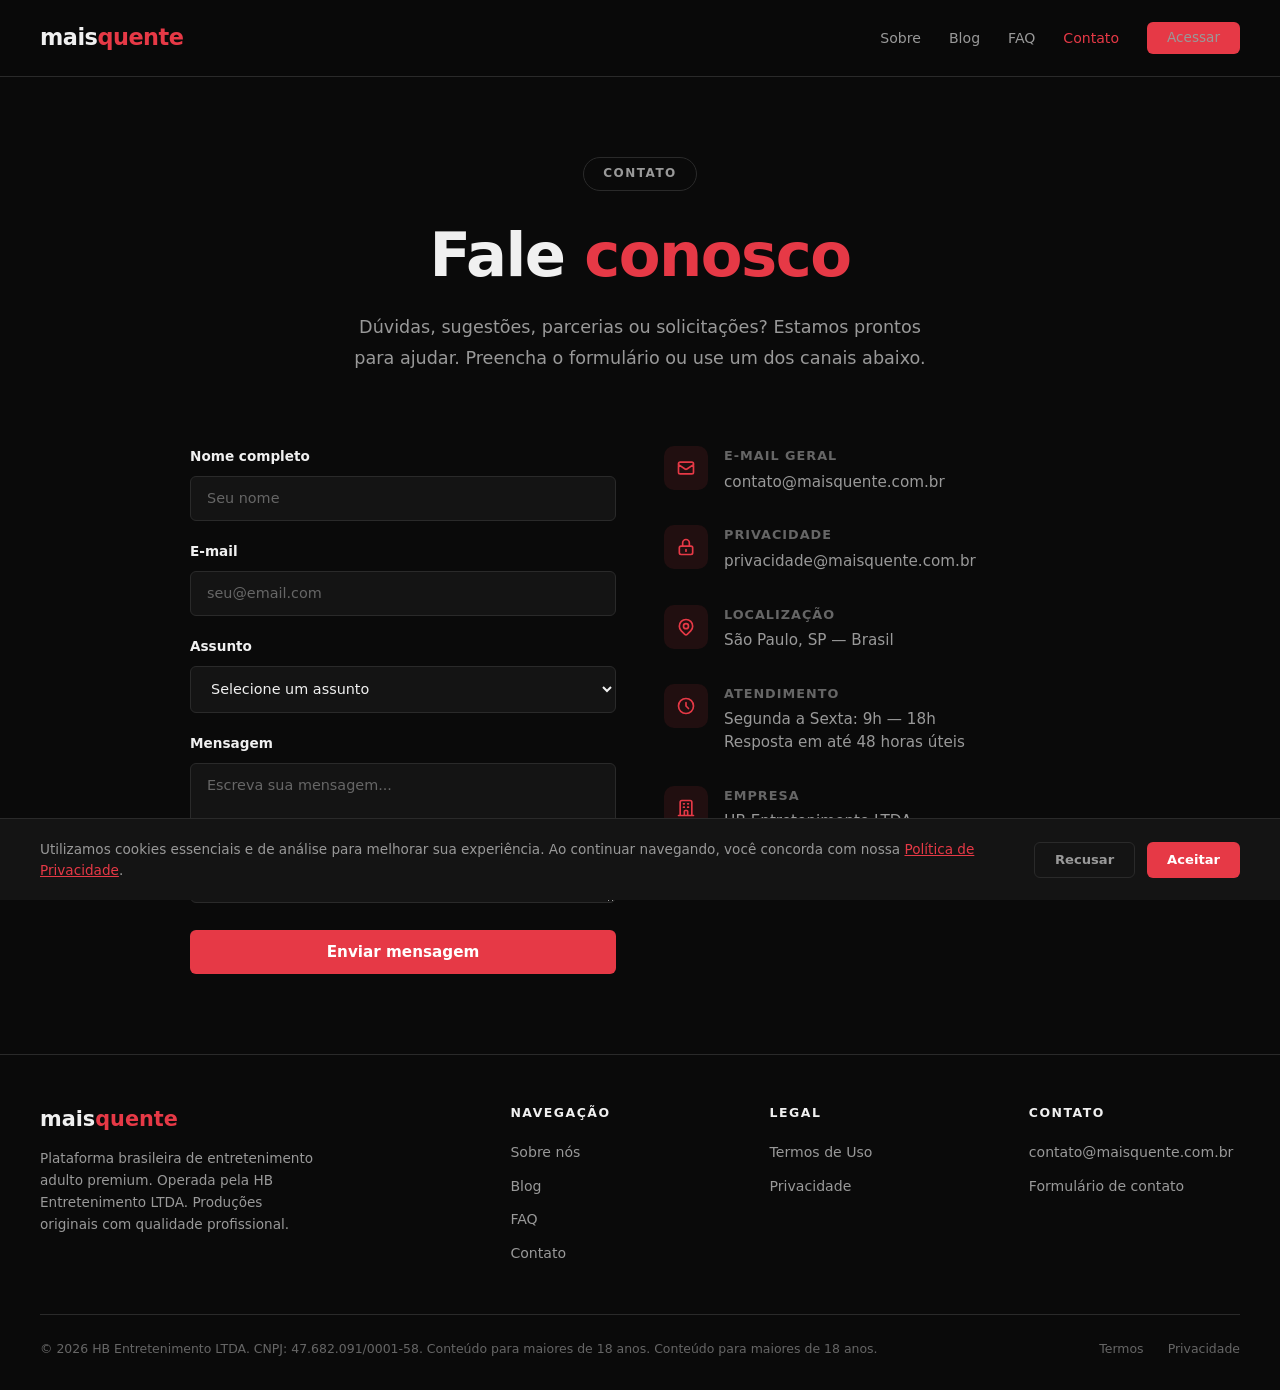
<file: contato.html>
<!DOCTYPE html>
<html lang="pt-BR">
<head>
    <meta charset="UTF-8">
    <meta name="viewport" content="width=device-width, initial-scale=1.0">
    <title>Contato — MaisQuente</title>
    <meta name="description" content="Entre em contato com a MaisQuente. Formulário de contato, e-mail e informações da empresa.">
    <meta name="robots" content="index, follow">
    <link rel="canonical" href="https://maisquente.com.br/contato">
    <link rel="icon" type="image/svg+xml" href="/assets/favicon.svg">
    <link rel="stylesheet" href="/styles.css">
</head>
<body>

    <!-- HEADER -->
    <header class="header">
        <div class="header__inner">
            <a href="/" class="header__logo">mais<span>quente</span></a>
            <button class="header__toggle" aria-label="Menu" onclick="document.querySelector('.header__nav').classList.toggle('open')">
                <span></span><span></span><span></span>
            </button>
            <nav>
                <ul class="header__nav">
                    <li><a href="/sobre">Sobre</a></li>
                    <li><a href="/blog/">Blog</a></li>
                    <li><a href="/faq">FAQ</a></li>
                    <li><a href="/contato" class="active">Contato</a></li>
                    <li><a href="/acesso" class="btn btn--primary" style="padding: 0.55rem 1.25rem; font-size: 0.85rem;">Acessar</a></li>
                </ul>
            </nav>
        </div>
    </header>

    <!-- HERO -->
    <section class="hero" style="padding-bottom: 2rem;">
        <span class="hero__badge">Contato</span>
        <h1 class="hero__title">
            Fale <span>conosco</span>
        </h1>
        <p class="hero__subtitle">
            Dúvidas, sugestões, parcerias ou solicitações? Estamos
            prontos para ajudar. Preencha o formulário ou use um
            dos canais abaixo.
        </p>
    </section>

    <!-- CONTACT CONTENT -->
    <section class="section" style="padding-top: 0;">
        <div class="contact-grid">
            <!-- FORM -->
            <div>
                <form id="contactForm" onsubmit="handleSubmit(event)">
                    <div class="form-group">
                        <label for="name">Nome completo</label>
                        <input type="text" id="name" placeholder="Seu nome" required>
                    </div>
                    <div class="form-group">
                        <label for="email">E-mail</label>
                        <input type="email" id="email" placeholder="seu@email.com" required>
                    </div>
                    <div class="form-group">
                        <label for="subject">Assunto</label>
                        <select id="subject" required>
                            <option value="">Selecione um assunto</option>
                            <option value="duvida">Dúvida geral</option>
                            <option value="suporte">Suporte técnico</option>
                            <option value="parceria">Parceria comercial</option>
                            <option value="imprensa">Imprensa</option>
                            <option value="privacidade">Privacidade e dados</option>
                            <option value="outro">Outro</option>
                        </select>
                    </div>
                    <div class="form-group">
                        <label for="message">Mensagem</label>
                        <textarea id="message" placeholder="Escreva sua mensagem..." required></textarea>
                    </div>
                    <button type="submit" class="btn btn--primary" style="width: 100%;">Enviar mensagem</button>
                    <div id="formSuccess" class="form-message form-message--success">
                        Mensagem enviada com sucesso! Responderemos em até 48 horas úteis.
                    </div>
                </form>
            </div>

            <!-- INFO -->
            <div class="contact-info">
                <div class="contact-info__item">
                    <div class="contact-info__icon">
                        <svg xmlns="http://www.w3.org/2000/svg" width="20" height="20" fill="none" viewBox="0 0 24 24" stroke="#e63946" stroke-width="2"><path stroke-linecap="round" stroke-linejoin="round" d="M3 8l7.89 5.26a2 2 0 002.22 0L21 8M5 19h14a2 2 0 002-2V7a2 2 0 00-2-2H5a2 2 0 00-2 2v10a2 2 0 002 2z"/></svg>
                    </div>
                    <div>
                        <div class="contact-info__label">E-mail geral</div>
                        <div class="contact-info__value">contato@maisquente.com.br</div>
                    </div>
                </div>

                <div class="contact-info__item">
                    <div class="contact-info__icon">
                        <svg xmlns="http://www.w3.org/2000/svg" width="20" height="20" fill="none" viewBox="0 0 24 24" stroke="#e63946" stroke-width="2"><path stroke-linecap="round" stroke-linejoin="round" d="M12 15v2m-6 4h12a2 2 0 002-2v-6a2 2 0 00-2-2H6a2 2 0 00-2 2v6a2 2 0 002 2zm10-10V7a4 4 0 00-8 0v4h8z"/></svg>
                    </div>
                    <div>
                        <div class="contact-info__label">Privacidade</div>
                        <div class="contact-info__value">privacidade@maisquente.com.br</div>
                    </div>
                </div>

                <div class="contact-info__item">
                    <div class="contact-info__icon">
                        <svg xmlns="http://www.w3.org/2000/svg" width="20" height="20" fill="none" viewBox="0 0 24 24" stroke="#e63946" stroke-width="2"><path stroke-linecap="round" stroke-linejoin="round" d="M17.657 16.657L13.414 20.9a1.998 1.998 0 01-2.827 0l-4.244-4.243a8 8 0 1111.314 0z"/><path stroke-linecap="round" stroke-linejoin="round" d="M15 11a3 3 0 11-6 0 3 3 0 016 0z"/></svg>
                    </div>
                    <div>
                        <div class="contact-info__label">Localização</div>
                        <div class="contact-info__value">São Paulo, SP — Brasil</div>
                    </div>
                </div>

                <div class="contact-info__item">
                    <div class="contact-info__icon">
                        <svg xmlns="http://www.w3.org/2000/svg" width="20" height="20" fill="none" viewBox="0 0 24 24" stroke="#e63946" stroke-width="2"><path stroke-linecap="round" stroke-linejoin="round" d="M12 8v4l3 3m6-3a9 9 0 11-18 0 9 9 0 0118 0z"/></svg>
                    </div>
                    <div>
                        <div class="contact-info__label">Atendimento</div>
                        <div class="contact-info__value">
                            Segunda a Sexta: 9h — 18h<br>
                            Resposta em até 48 horas úteis
                        </div>
                    </div>
                </div>

                <div class="contact-info__item">
                    <div class="contact-info__icon">
                        <svg xmlns="http://www.w3.org/2000/svg" width="20" height="20" fill="none" viewBox="0 0 24 24" stroke="#e63946" stroke-width="2"><path stroke-linecap="round" stroke-linejoin="round" d="M19 21V5a2 2 0 00-2-2H7a2 2 0 00-2 2v16m14 0h2m-2 0h-5m-9 0H3m2 0h5M9 7h1m-1 4h1m4-4h1m-1 4h1m-5 10v-5a1 1 0 011-1h2a1 1 0 011 1v5m-4 0h4"/></svg>
                    </div>
                    <div>
                        <div class="contact-info__label">Empresa</div>
                        <div class="contact-info__value">
                            HB Entretenimento LTDA<br>
                            CNPJ: 47.682.091/0001-58<br>
                            Rua Augusta, 2690, cj. 42 — Consolação<br>
                            São Paulo/SP — CEP 01412-100
                        </div>
                    </div>
                </div>
            </div>
        </div>
    </section>

    <!-- FOOTER -->
    <footer class="footer">
        <div class="footer__inner">
            <div class="footer__grid">
                <div>
                    <div class="footer__brand">mais<span>quente</span></div>
                    <p class="footer__desc">
                        Plataforma brasileira de entretenimento adulto premium.
                        Operada pela HB Entretenimento LTDA. Produções
                        originais com qualidade profissional.
                    </p>
                </div>
                <div>
                    <div class="footer__col-title">Navegação</div>
                    <ul class="footer__links">
                        <li><a href="/sobre">Sobre nós</a></li>
                        <li><a href="/blog/">Blog</a></li>
                        <li><a href="/faq">FAQ</a></li>
                        <li><a href="/contato">Contato</a></li>
                    </ul>
                </div>
                <div>
                    <div class="footer__col-title">Legal</div>
                    <ul class="footer__links">
                        <li><a href="/termos">Termos de Uso</a></li>
                        <li><a href="/privacidade">Privacidade</a></li>
                    </ul>
                </div>
                <div>
                    <div class="footer__col-title">Contato</div>
                    <ul class="footer__links">
                        <li><a href="mailto:contato@maisquente.com.br">contato@maisquente.com.br</a></li>
                        <li><a href="/contato">Formulário de contato</a></li>
                    </ul>
                </div>
            </div>
            <div class="footer__bottom">
                <p class="footer__copy">
                    &copy; 2026 HB Entretenimento LTDA. CNPJ: 47.682.091/0001-58. Conteúdo para maiores de 18 anos.
                    Conteúdo para maiores de 18 anos.
                </p>
                <div class="footer__legal">
                    <a href="/termos">Termos</a>
                    <a href="/privacidade">Privacidade</a>
                </div>
            </div>
        </div>
    </footer>

    <!-- COOKIE BANNER -->
    <div class="cookie-banner" id="cookieBanner">
        <div class="cookie-banner__inner">
            <p class="cookie-banner__text">
                Utilizamos cookies essenciais e de análise para melhorar sua experiência.
                Ao continuar navegando, você concorda com nossa
                <a href="/privacidade">Política de Privacidade</a>.
            </p>
            <div class="cookie-banner__actions">
                <button class="cookie-banner__btn cookie-banner__btn--decline" onclick="closeCookieBanner()">Recusar</button>
                <button class="cookie-banner__btn cookie-banner__btn--accept" onclick="acceptCookies()">Aceitar</button>
            </div>
        </div>
    </div>

    <script>
        function closeCookieBanner() {
            document.getElementById('cookieBanner').classList.remove('show');
            sessionStorage.setItem('mq_cookies', 'declined');
        }
        function acceptCookies() {
            document.getElementById('cookieBanner').classList.remove('show');
            localStorage.setItem('mq_cookies', 'accepted');
        }
        if (!localStorage.getItem('mq_cookies') && !sessionStorage.getItem('mq_cookies')) {
            setTimeout(function() { document.getElementById('cookieBanner').classList.add('show'); }, 1500);
        }

        function handleSubmit(e) {
            e.preventDefault();
            document.getElementById('formSuccess').style.display = 'block';
            e.target.reset();
            setTimeout(function() {
                document.getElementById('formSuccess').style.display = 'none';
            }, 5000);
        }
    </script>

</body>
</html>
</file>
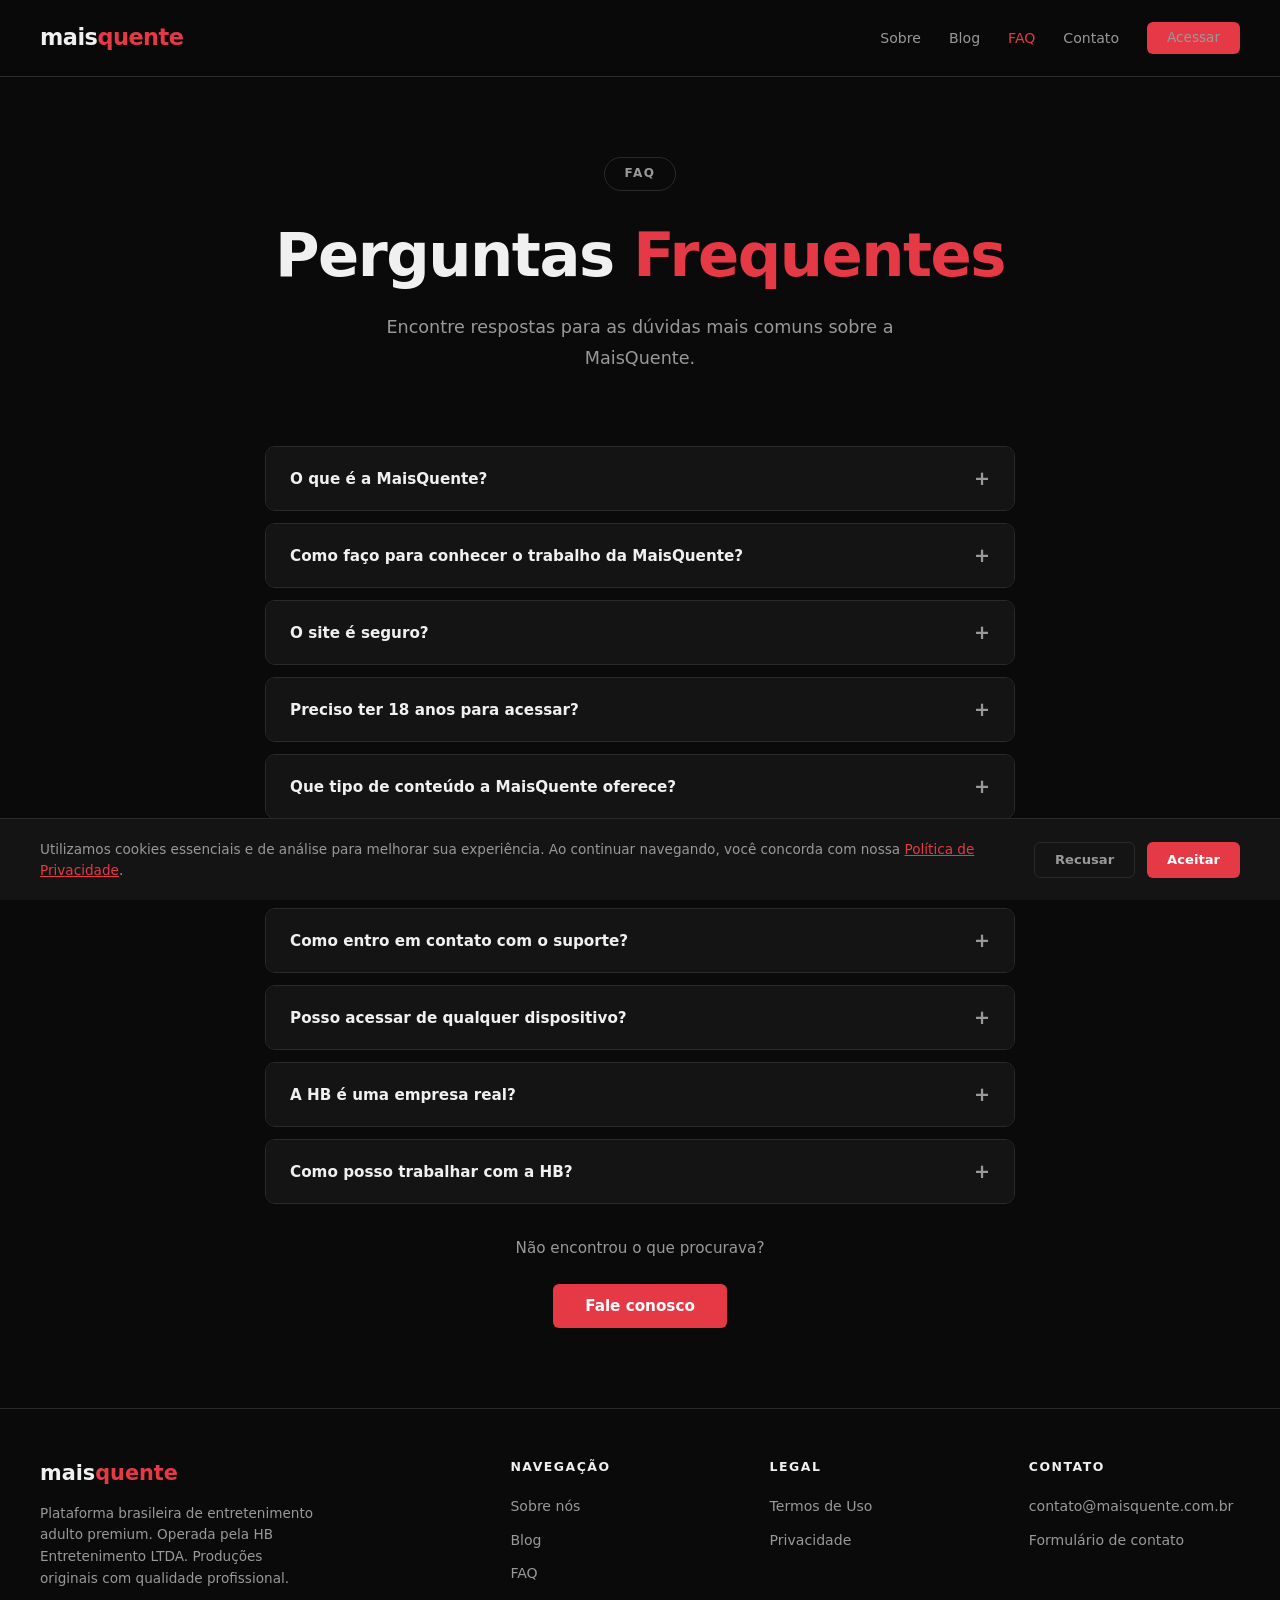
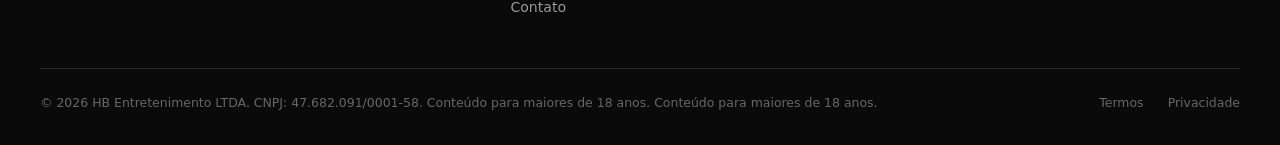
<file: faq.html>
<!DOCTYPE html>
<html lang="pt-BR">
<head>
    <meta charset="UTF-8">
    <meta name="viewport" content="width=device-width, initial-scale=1.0">
    <title>Perguntas Frequentes — MaisQuente</title>
    <meta name="description" content="Perguntas frequentes sobre a MaisQuente. Saiba como funciona a marca, segurança, verificação de idade e mais.">
    <meta name="robots" content="index, follow">
    <link rel="canonical" href="https://maisquente.com.br/faq">
    <link rel="icon" type="image/svg+xml" href="/assets/favicon.svg">
    <link rel="stylesheet" href="/styles.css">
</head>
<body>

    <!-- HEADER -->
    <header class="header">
        <div class="header__inner">
            <a href="/" class="header__logo">mais<span>quente</span></a>
            <button class="header__toggle" aria-label="Menu" onclick="document.querySelector('.header__nav').classList.toggle('open')">
                <span></span><span></span><span></span>
            </button>
            <nav>
                <ul class="header__nav">
                    <li><a href="/sobre">Sobre</a></li>
                    <li><a href="/blog/">Blog</a></li>
                    <li><a href="/faq" class="active">FAQ</a></li>
                    <li><a href="/contato">Contato</a></li>
                    <li><a href="/acesso" class="btn btn--primary" style="padding: 0.55rem 1.25rem; font-size: 0.85rem;">Acessar</a></li>
                </ul>
            </nav>
        </div>
    </header>

    <!-- HERO -->
    <section class="hero" style="padding-bottom: 2rem;">
        <span class="hero__badge">FAQ</span>
        <h1 class="hero__title">
            Perguntas <span>Frequentes</span>
        </h1>
        <p class="hero__subtitle">
            Encontre respostas para as dúvidas mais comuns sobre a
            MaisQuente.
        </p>
    </section>

    <!-- FAQ -->
    <section class="section" style="padding-top: 0;">
        <div class="faq-list">

            <div class="faq-item">
                <button class="faq-item__question" onclick="this.parentElement.classList.toggle('open')">
                    O que é a MaisQuente?
                    <span class="faq-item__icon">+</span>
                </button>
                <div class="faq-item__answer">
                    <div class="faq-item__answer-inner">
                        A MaisQuente é uma produtora brasileira de entretenimento e lifestyle
                        voltada para o público adulto (18+). Realizamos produções originais
                        com qualidade profissional, material de bastidores e conteúdo
                        curado com foco em qualidade e respeito ao público.
                    </div>
                </div>
            </div>

            <div class="faq-item">
                <button class="faq-item__question" onclick="this.parentElement.classList.toggle('open')">
                    Como faço para conhecer o trabalho da MaisQuente?
                    <span class="faq-item__icon">+</span>
                </button>
                <div class="faq-item__answer">
                    <div class="faq-item__answer-inner">
                        Clique em "Conhecer Mais" no menu ou na página inicial. Você
                        precisará confirmar que tem 18 anos ou mais antes de ser
                        direcionado para o nosso site principal. O processo
                        é rápido e seguro.
                    </div>
                </div>
            </div>

            <div class="faq-item">
                <button class="faq-item__question" onclick="this.parentElement.classList.toggle('open')">
                    O site é seguro?
                    <span class="faq-item__icon">+</span>
                </button>
                <div class="faq-item__answer">
                    <div class="faq-item__answer-inner">
                        Sim. A segurança do nosso público é prioridade. Utilizamos criptografia
                        SSL em todo o site, verificação de idade obrigatória e estamos em total
                        conformidade com a LGPD (Lei Geral de Proteção de Dados). Seus dados
                        pessoais são protegidos e nunca vendidos ou compartilhados com terceiros
                        para fins comerciais.
                    </div>
                </div>
            </div>

            <div class="faq-item">
                <button class="faq-item__question" onclick="this.parentElement.classList.toggle('open')">
                    Preciso ter 18 anos para acessar?
                    <span class="faq-item__icon">+</span>
                </button>
                <div class="faq-item__answer">
                    <div class="faq-item__answer-inner">
                        Sim, obrigatoriamente. Todo o conteúdo da MaisQuente é destinado
                        exclusivamente ao público maior de 18 anos, em conformidade com a
                        legislação brasileira. A verificação de idade é um requisito obrigatório
                        antes de prosseguir. Não coletamos dados de menores de idade.
                    </div>
                </div>
            </div>

            <div class="faq-item">
                <button class="faq-item__question" onclick="this.parentElement.classList.toggle('open')">
                    Que tipo de conteúdo a MaisQuente oferece?
                    <span class="faq-item__icon">+</span>
                </button>
                <div class="faq-item__answer">
                    <div class="faq-item__answer-inner">
                        Realizamos produções originais com qualidade cinematográfica, material
                        de bastidores, entrevistas com talentos e conteúdo curado.
                        Trabalhamos com mais de 50 talentos no elenco e nosso portfólio está
                        em constante crescimento, com foco em qualidade sobre quantidade.
                    </div>
                </div>
            </div>

            <div class="faq-item">
                <button class="faq-item__question" onclick="this.parentElement.classList.toggle('open')">
                    Como a MaisQuente protege meus dados?
                    <span class="faq-item__icon">+</span>
                </button>
                <div class="faq-item__answer">
                    <div class="faq-item__answer-inner">
                        Estamos em conformidade total com a LGPD. Coletamos apenas dados
                        essenciais para o funcionamento do site (dados de navegação e
                        verificação de idade). Não vendemos seus dados. Você tem direito a
                        acessar, corrigir, excluir e solicitar portabilidade dos seus dados
                        a qualquer momento. Consulte nossa
                        <a href="/privacidade">Política de Privacidade</a> para detalhes completos.
                    </div>
                </div>
            </div>

            <div class="faq-item">
                <button class="faq-item__question" onclick="this.parentElement.classList.toggle('open')">
                    Como entro em contato com o suporte?
                    <span class="faq-item__icon">+</span>
                </button>
                <div class="faq-item__answer">
                    <div class="faq-item__answer-inner">
                        Você pode entrar em contato através do nosso
                        <a href="/contato">formulário de contato</a> ou diretamente pelo e-mail
                        <a href="mailto:contato@maisquente.com.br">contato@maisquente.com.br</a>.
                        Nosso horário de atendimento é de segunda a sexta, das 9h às 18h.
                        Respondemos em até 48 horas úteis.
                    </div>
                </div>
            </div>

            <div class="faq-item">
                <button class="faq-item__question" onclick="this.parentElement.classList.toggle('open')">
                    Posso acessar de qualquer dispositivo?
                    <span class="faq-item__icon">+</span>
                </button>
                <div class="faq-item__answer">
                    <div class="faq-item__answer-inner">
                        Sim. Nosso site é totalmente responsivo e funciona em
                        computadores, tablets e smartphones. Recomendamos uma conexão
                        estável de internet para a melhor experiência.
                    </div>
                </div>
            </div>

            <div class="faq-item">
                <button class="faq-item__question" onclick="this.parentElement.classList.toggle('open')">
                    A HB é uma empresa real?
                    <span class="faq-item__icon">+</span>
                </button>
                <div class="faq-item__answer">
                    <div class="faq-item__answer-inner">
                        Sim. A HB Entretenimento LTDA é uma empresa brasileira
                        registrada (CNPJ: 47.682.091/0001-58), fundada no Rio de Janeiro
                        em 2005 e uma das pioneiras do entretenimento adulto digital no
                        Brasil. Operamos há quase 20 anos com equipe profissional
                        dedicada à qualidade e segurança do público. Conheça mais
                        em <a href="/sobre">Nossa História</a>.
                    </div>
                </div>
            </div>

            <div class="faq-item">
                <button class="faq-item__question" onclick="this.parentElement.classList.toggle('open')">
                    Como posso trabalhar com a HB?
                    <span class="faq-item__icon">+</span>
                </button>
                <div class="faq-item__answer">
                    <div class="faq-item__answer-inner">
                        Se você é profissional do audiovisual e deseja fazer parte do nosso
                        elenco ou equipe de produção, entre em contato pelo
                        <a href="/contato">formulário de contato</a> selecionando a
                        opção "Parceria comercial". Nossa equipe de curadoria avaliará
                        sua proposta e retornará em até 5 dias úteis.
                    </div>
                </div>
            </div>

        </div>

        <div class="text-center mt-4">
            <p style="font-size: 0.95rem; color: var(--color-text-muted); margin-bottom: 1.5rem;">
                Não encontrou o que procurava?
            </p>
            <a href="/contato" class="btn btn--primary">Fale conosco</a>
        </div>
    </section>

    <!-- FOOTER -->
    <footer class="footer">
        <div class="footer__inner">
            <div class="footer__grid">
                <div>
                    <div class="footer__brand">mais<span>quente</span></div>
                    <p class="footer__desc">
                        Plataforma brasileira de entretenimento adulto premium.
                        Operada pela HB Entretenimento LTDA. Produções
                        originais com qualidade profissional.
                    </p>
                </div>
                <div>
                    <div class="footer__col-title">Navegação</div>
                    <ul class="footer__links">
                        <li><a href="/sobre">Sobre nós</a></li>
                        <li><a href="/blog/">Blog</a></li>
                        <li><a href="/faq">FAQ</a></li>
                        <li><a href="/contato">Contato</a></li>
                    </ul>
                </div>
                <div>
                    <div class="footer__col-title">Legal</div>
                    <ul class="footer__links">
                        <li><a href="/termos">Termos de Uso</a></li>
                        <li><a href="/privacidade">Privacidade</a></li>
                    </ul>
                </div>
                <div>
                    <div class="footer__col-title">Contato</div>
                    <ul class="footer__links">
                        <li><a href="mailto:contato@maisquente.com.br">contato@maisquente.com.br</a></li>
                        <li><a href="/contato">Formulário de contato</a></li>
                    </ul>
                </div>
            </div>
            <div class="footer__bottom">
                <p class="footer__copy">
                    &copy; 2026 HB Entretenimento LTDA. CNPJ: 47.682.091/0001-58. Conteúdo para maiores de 18 anos.
                    Conteúdo para maiores de 18 anos.
                </p>
                <div class="footer__legal">
                    <a href="/termos">Termos</a>
                    <a href="/privacidade">Privacidade</a>
                </div>
            </div>
        </div>
    </footer>

    <!-- COOKIE BANNER -->
    <div class="cookie-banner" id="cookieBanner">
        <div class="cookie-banner__inner">
            <p class="cookie-banner__text">
                Utilizamos cookies essenciais e de análise para melhorar sua experiência.
                Ao continuar navegando, você concorda com nossa
                <a href="/privacidade">Política de Privacidade</a>.
            </p>
            <div class="cookie-banner__actions">
                <button class="cookie-banner__btn cookie-banner__btn--decline" onclick="closeCookieBanner()">Recusar</button>
                <button class="cookie-banner__btn cookie-banner__btn--accept" onclick="acceptCookies()">Aceitar</button>
            </div>
        </div>
    </div>

    <script>
        function closeCookieBanner() {
            document.getElementById('cookieBanner').classList.remove('show');
            sessionStorage.setItem('mq_cookies', 'declined');
        }
        function acceptCookies() {
            document.getElementById('cookieBanner').classList.remove('show');
            localStorage.setItem('mq_cookies', 'accepted');
        }
        if (!localStorage.getItem('mq_cookies') && !sessionStorage.getItem('mq_cookies')) {
            setTimeout(function() { document.getElementById('cookieBanner').classList.add('show'); }, 1500);
        }
    </script>

</body>
</html>
</file>
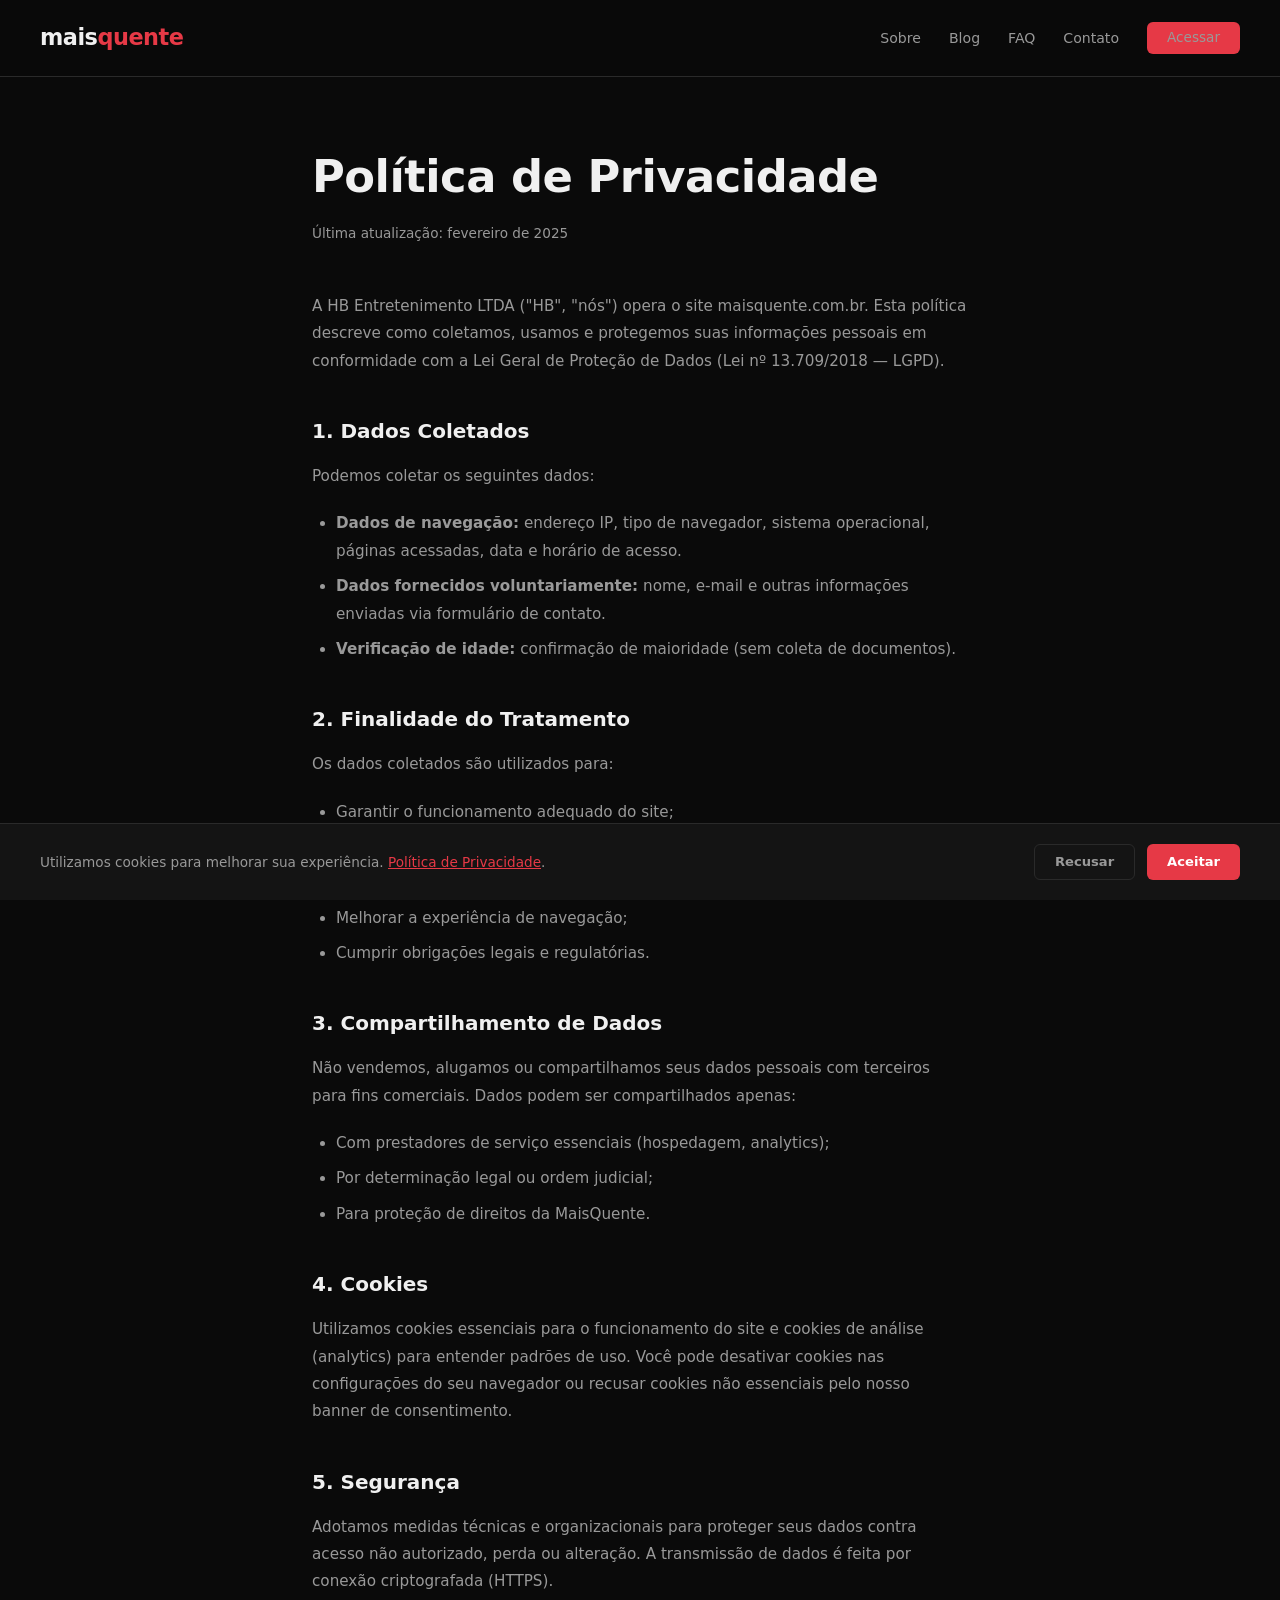
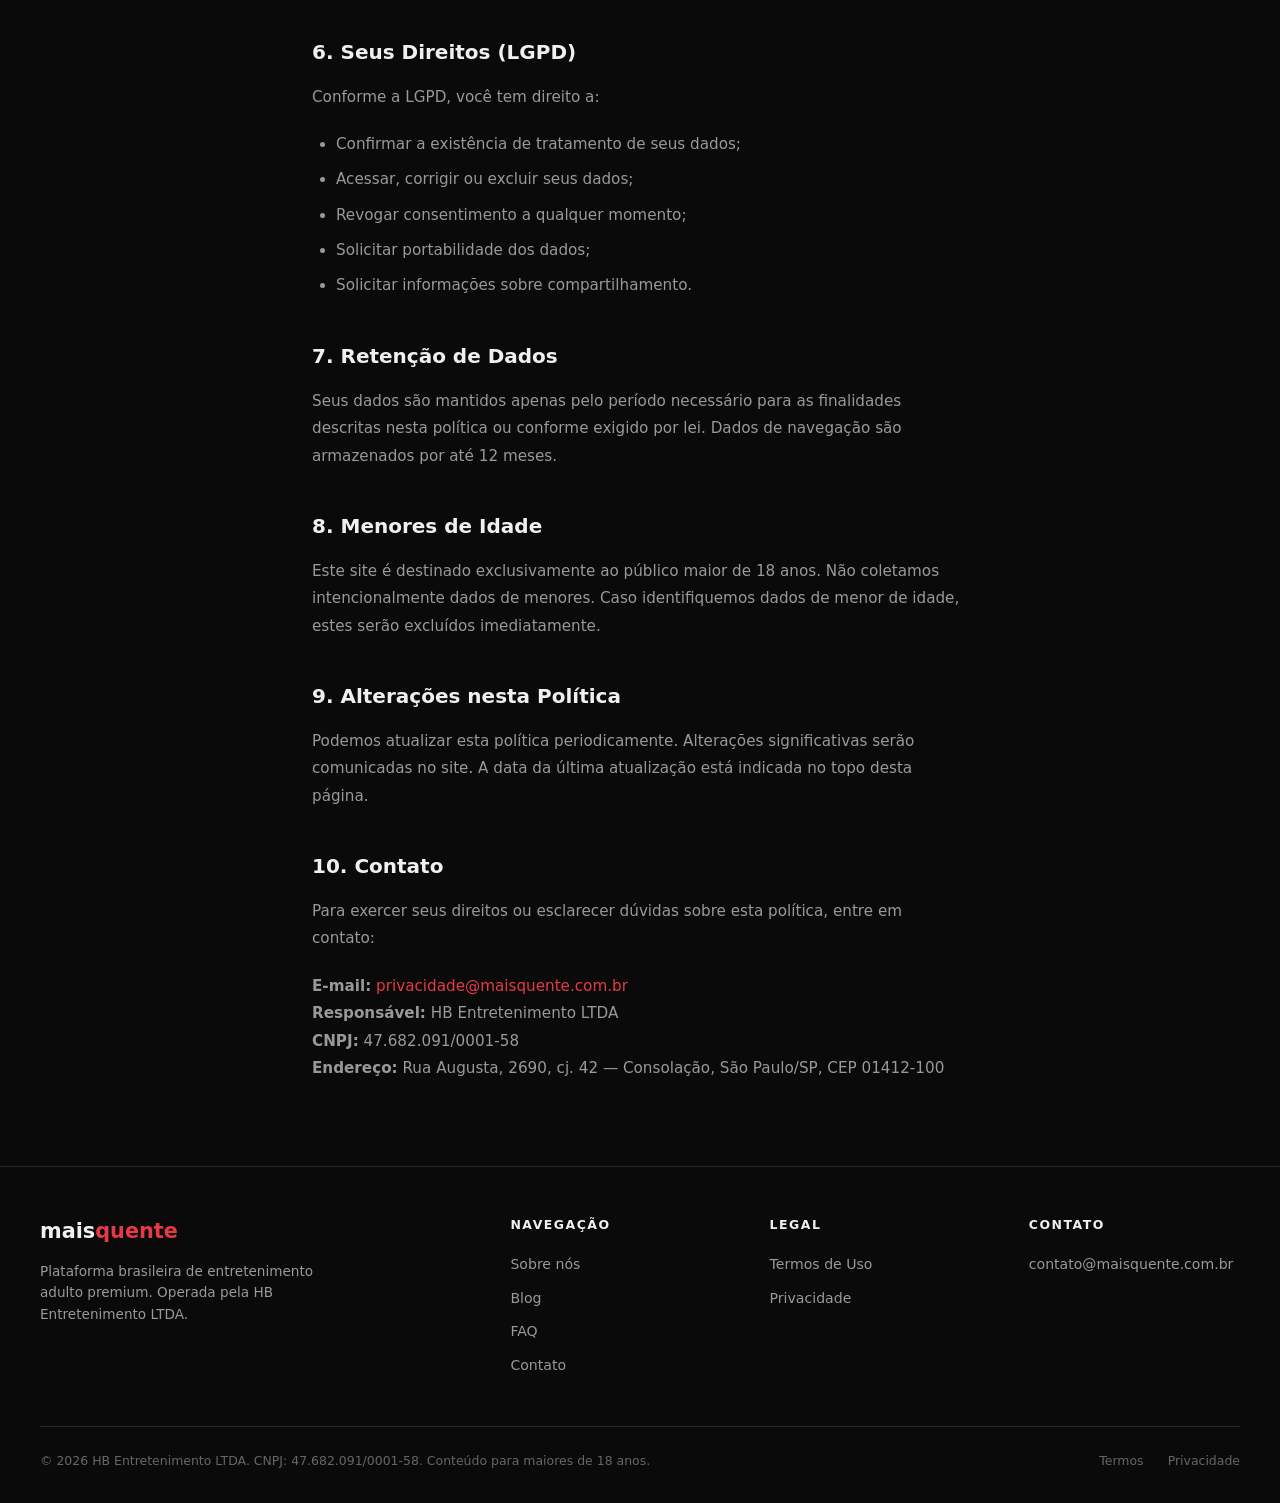
<file: privacidade.html>
<!DOCTYPE html>
<html lang="pt-BR">
<head>
    <meta charset="UTF-8">
    <meta name="viewport" content="width=device-width, initial-scale=1.0">
    <title>Política de Privacidade — MaisQuente</title>
    <meta name="description" content="Política de Privacidade do site MaisQuente. Conformidade com a LGPD.">
    <meta name="robots" content="index, follow">
    <link rel="canonical" href="https://maisquente.com.br/privacidade">
    <link rel="icon" type="image/svg+xml" href="/assets/favicon.svg">
    <link rel="stylesheet" href="/styles.css">
</head>
<body>

    <header class="header">
        <div class="header__inner">
            <a href="/" class="header__logo">mais<span>quente</span></a>
            <button class="header__toggle" aria-label="Menu" onclick="document.querySelector('.header__nav').classList.toggle('open')">
                <span></span><span></span><span></span>
            </button>
            <nav>
                <ul class="header__nav">
                    <li><a href="/sobre">Sobre</a></li>
                    <li><a href="/blog/">Blog</a></li>
                    <li><a href="/faq">FAQ</a></li>
                    <li><a href="/contato">Contato</a></li>
                    <li><a href="/acesso" class="btn btn--primary" style="padding: 0.55rem 1.25rem; font-size: 0.85rem;">Acessar</a></li>
                </ul>
            </nav>
        </div>
    </header>

    <main class="content-page">
        <h1>Política de Privacidade</h1>
        <p class="updated">Última atualização: fevereiro de 2025</p>

        <p>
            A HB Entretenimento LTDA ("HB", "nós") opera
            o site maisquente.com.br. Esta política descreve como coletamos,
            usamos e protegemos suas informações pessoais em conformidade
            com a Lei Geral de Proteção de Dados (Lei nº 13.709/2018 — LGPD).
        </p>

        <h2>1. Dados Coletados</h2>
        <p>Podemos coletar os seguintes dados:</p>
        <ul>
            <li><strong>Dados de navegação:</strong> endereço IP, tipo de
                navegador, sistema operacional, páginas acessadas, data e
                horário de acesso.</li>
            <li><strong>Dados fornecidos voluntariamente:</strong> nome,
                e-mail e outras informações enviadas via formulário de contato.</li>
            <li><strong>Verificação de idade:</strong> confirmação de
                maioridade (sem coleta de documentos).</li>
        </ul>

        <h2>2. Finalidade do Tratamento</h2>
        <p>Os dados coletados são utilizados para:</p>
        <ul>
            <li>Garantir o funcionamento adequado do site;</li>
            <li>Verificar a elegibilidade etária dos visitantes;</li>
            <li>Responder a solicitações de contato;</li>
            <li>Melhorar a experiência de navegação;</li>
            <li>Cumprir obrigações legais e regulatórias.</li>
        </ul>

        <h2>3. Compartilhamento de Dados</h2>
        <p>
            Não vendemos, alugamos ou compartilhamos seus dados pessoais
            com terceiros para fins comerciais. Dados podem ser
            compartilhados apenas:
        </p>
        <ul>
            <li>Com prestadores de serviço essenciais (hospedagem, analytics);</li>
            <li>Por determinação legal ou ordem judicial;</li>
            <li>Para proteção de direitos da MaisQuente.</li>
        </ul>

        <h2>4. Cookies</h2>
        <p>
            Utilizamos cookies essenciais para o funcionamento do site e
            cookies de análise (analytics) para entender padrões de uso.
            Você pode desativar cookies nas configurações do seu navegador
            ou recusar cookies não essenciais pelo nosso banner de consentimento.
        </p>

        <h2>5. Segurança</h2>
        <p>
            Adotamos medidas técnicas e organizacionais para proteger
            seus dados contra acesso não autorizado, perda ou alteração.
            A transmissão de dados é feita por conexão criptografada (HTTPS).
        </p>

        <h2>6. Seus Direitos (LGPD)</h2>
        <p>Conforme a LGPD, você tem direito a:</p>
        <ul>
            <li>Confirmar a existência de tratamento de seus dados;</li>
            <li>Acessar, corrigir ou excluir seus dados;</li>
            <li>Revogar consentimento a qualquer momento;</li>
            <li>Solicitar portabilidade dos dados;</li>
            <li>Solicitar informações sobre compartilhamento.</li>
        </ul>

        <h2>7. Retenção de Dados</h2>
        <p>
            Seus dados são mantidos apenas pelo período necessário para
            as finalidades descritas nesta política ou conforme exigido
            por lei. Dados de navegação são armazenados por até 12 meses.
        </p>

        <h2>8. Menores de Idade</h2>
        <p>
            Este site é destinado exclusivamente ao público maior de
            18 anos. Não coletamos intencionalmente dados de menores.
            Caso identifiquemos dados de menor de idade, estes serão
            excluídos imediatamente.
        </p>

        <h2>9. Alterações nesta Política</h2>
        <p>
            Podemos atualizar esta política periodicamente. Alterações
            significativas serão comunicadas no site. A data da última
            atualização está indicada no topo desta página.
        </p>

        <h2>10. Contato</h2>
        <p>
            Para exercer seus direitos ou esclarecer dúvidas sobre esta
            política, entre em contato:
        </p>
        <p>
            <strong>E-mail:</strong>
            <a href="mailto:privacidade@maisquente.com.br">privacidade@maisquente.com.br</a><br>
            <strong>Responsável:</strong> HB Entretenimento LTDA<br>
            <strong>CNPJ:</strong> 47.682.091/0001-58<br>
            <strong>Endereço:</strong> Rua Augusta, 2690, cj. 42 — Consolação, São Paulo/SP, CEP 01412-100
        </p>
    </main>

    <footer class="footer">
        <div class="footer__inner">
            <div class="footer__grid">
                <div>
                    <div class="footer__brand">mais<span>quente</span></div>
                    <p class="footer__desc">Plataforma brasileira de entretenimento adulto premium. Operada pela HB Entretenimento LTDA.</p>
                </div>
                <div>
                    <div class="footer__col-title">Navegação</div>
                    <ul class="footer__links">
                        <li><a href="/sobre">Sobre nós</a></li>
                        <li><a href="/blog/">Blog</a></li>
                        <li><a href="/faq">FAQ</a></li>
                        <li><a href="/contato">Contato</a></li>
                    </ul>
                </div>
                <div>
                    <div class="footer__col-title">Legal</div>
                    <ul class="footer__links">
                        <li><a href="/termos">Termos de Uso</a></li>
                        <li><a href="/privacidade">Privacidade</a></li>
                    </ul>
                </div>
                <div>
                    <div class="footer__col-title">Contato</div>
                    <ul class="footer__links">
                        <li><a href="mailto:contato@maisquente.com.br">contato@maisquente.com.br</a></li>
                    </ul>
                </div>
            </div>
            <div class="footer__bottom">
                <p class="footer__copy">&copy; 2026 HB Entretenimento LTDA. CNPJ: 47.682.091/0001-58. Conteúdo para maiores de 18 anos.</p>
                <div class="footer__legal">
                    <a href="/termos">Termos</a>
                    <a href="/privacidade">Privacidade</a>
                </div>
            </div>
        </div>
    </footer>

    <div class="cookie-banner" id="cookieBanner">
        <div class="cookie-banner__inner">
            <p class="cookie-banner__text">Utilizamos cookies para melhorar sua experiência. <a href="/privacidade">Política de Privacidade</a>.</p>
            <div class="cookie-banner__actions">
                <button class="cookie-banner__btn cookie-banner__btn--decline" onclick="closeCookieBanner()">Recusar</button>
                <button class="cookie-banner__btn cookie-banner__btn--accept" onclick="acceptCookies()">Aceitar</button>
            </div>
        </div>
    </div>

    <script>
        function closeCookieBanner() { document.getElementById('cookieBanner').classList.remove('show'); sessionStorage.setItem('mq_cookies', 'declined'); }
        function acceptCookies() { document.getElementById('cookieBanner').classList.remove('show'); localStorage.setItem('mq_cookies', 'accepted'); }
        if (!localStorage.getItem('mq_cookies') && !sessionStorage.getItem('mq_cookies')) { setTimeout(function() { document.getElementById('cookieBanner').classList.add('show'); }, 1500); }
    </script>

</body>
</html>
</file>
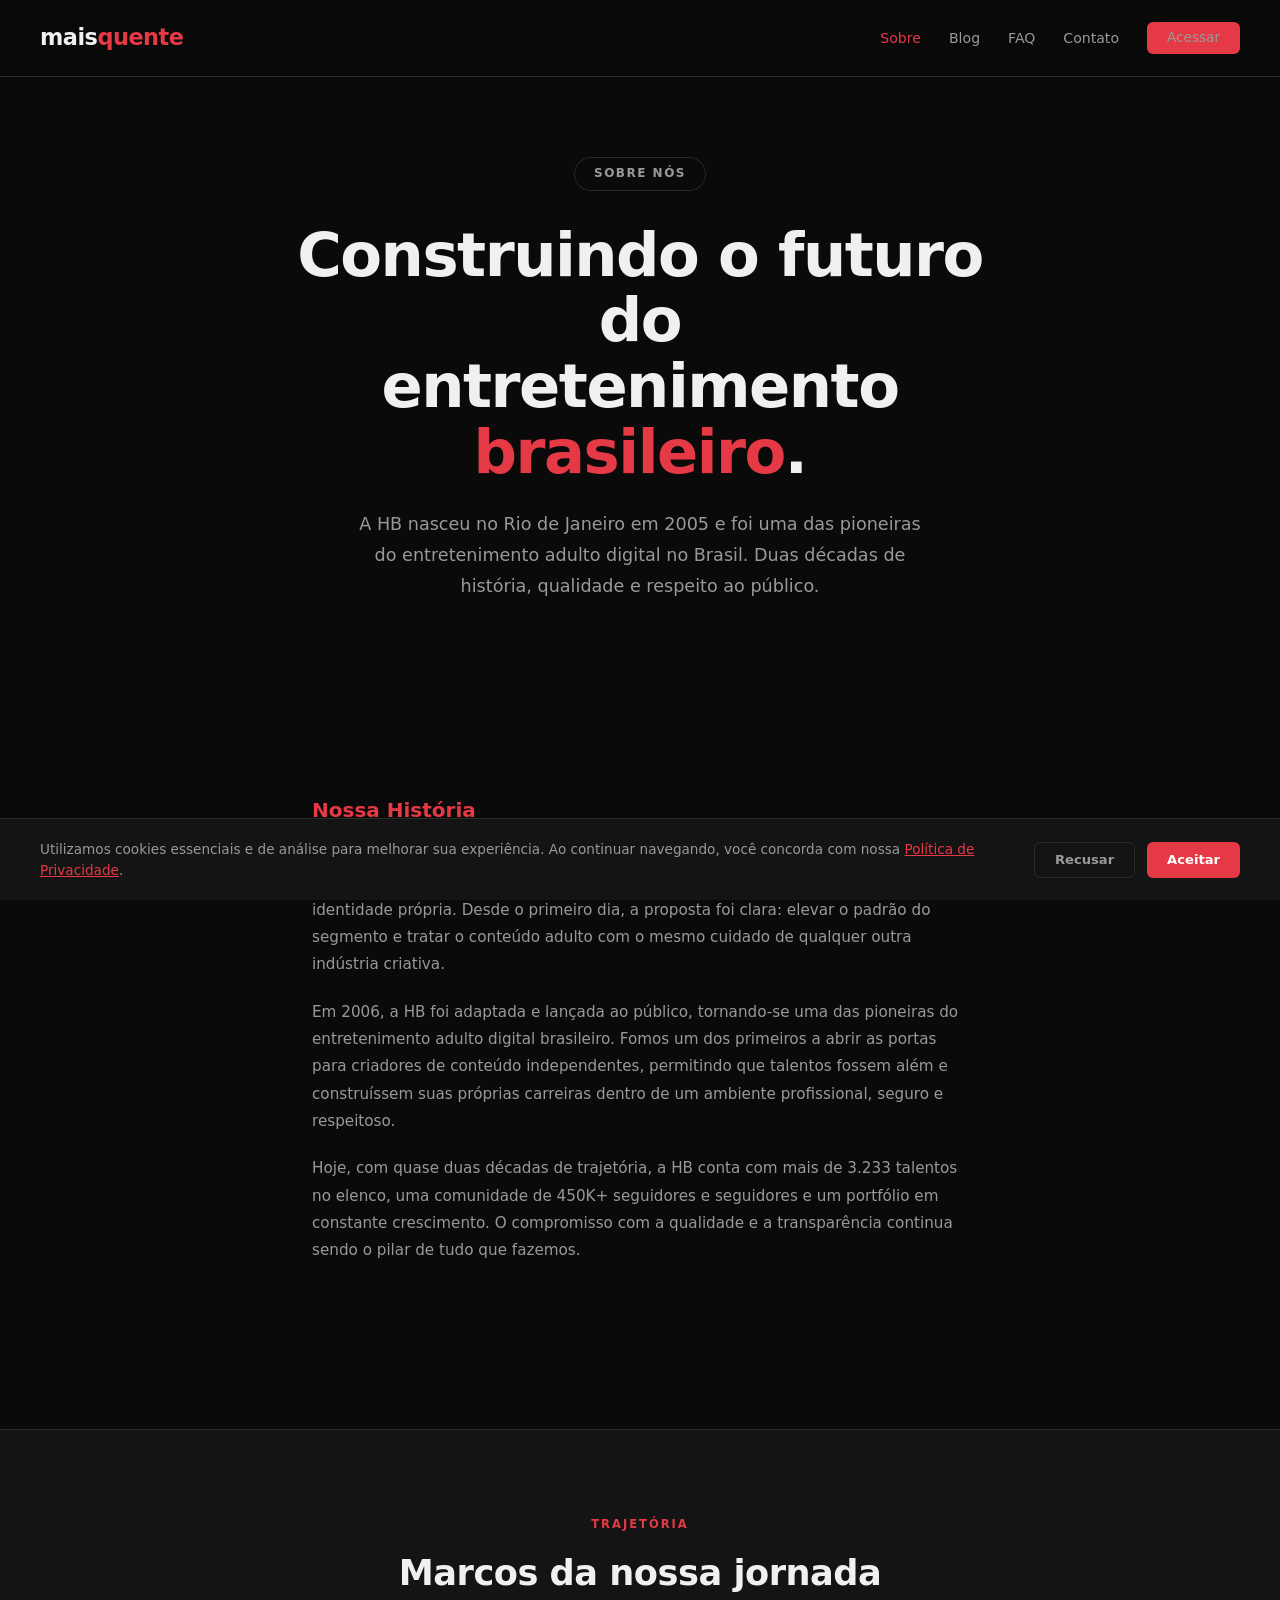
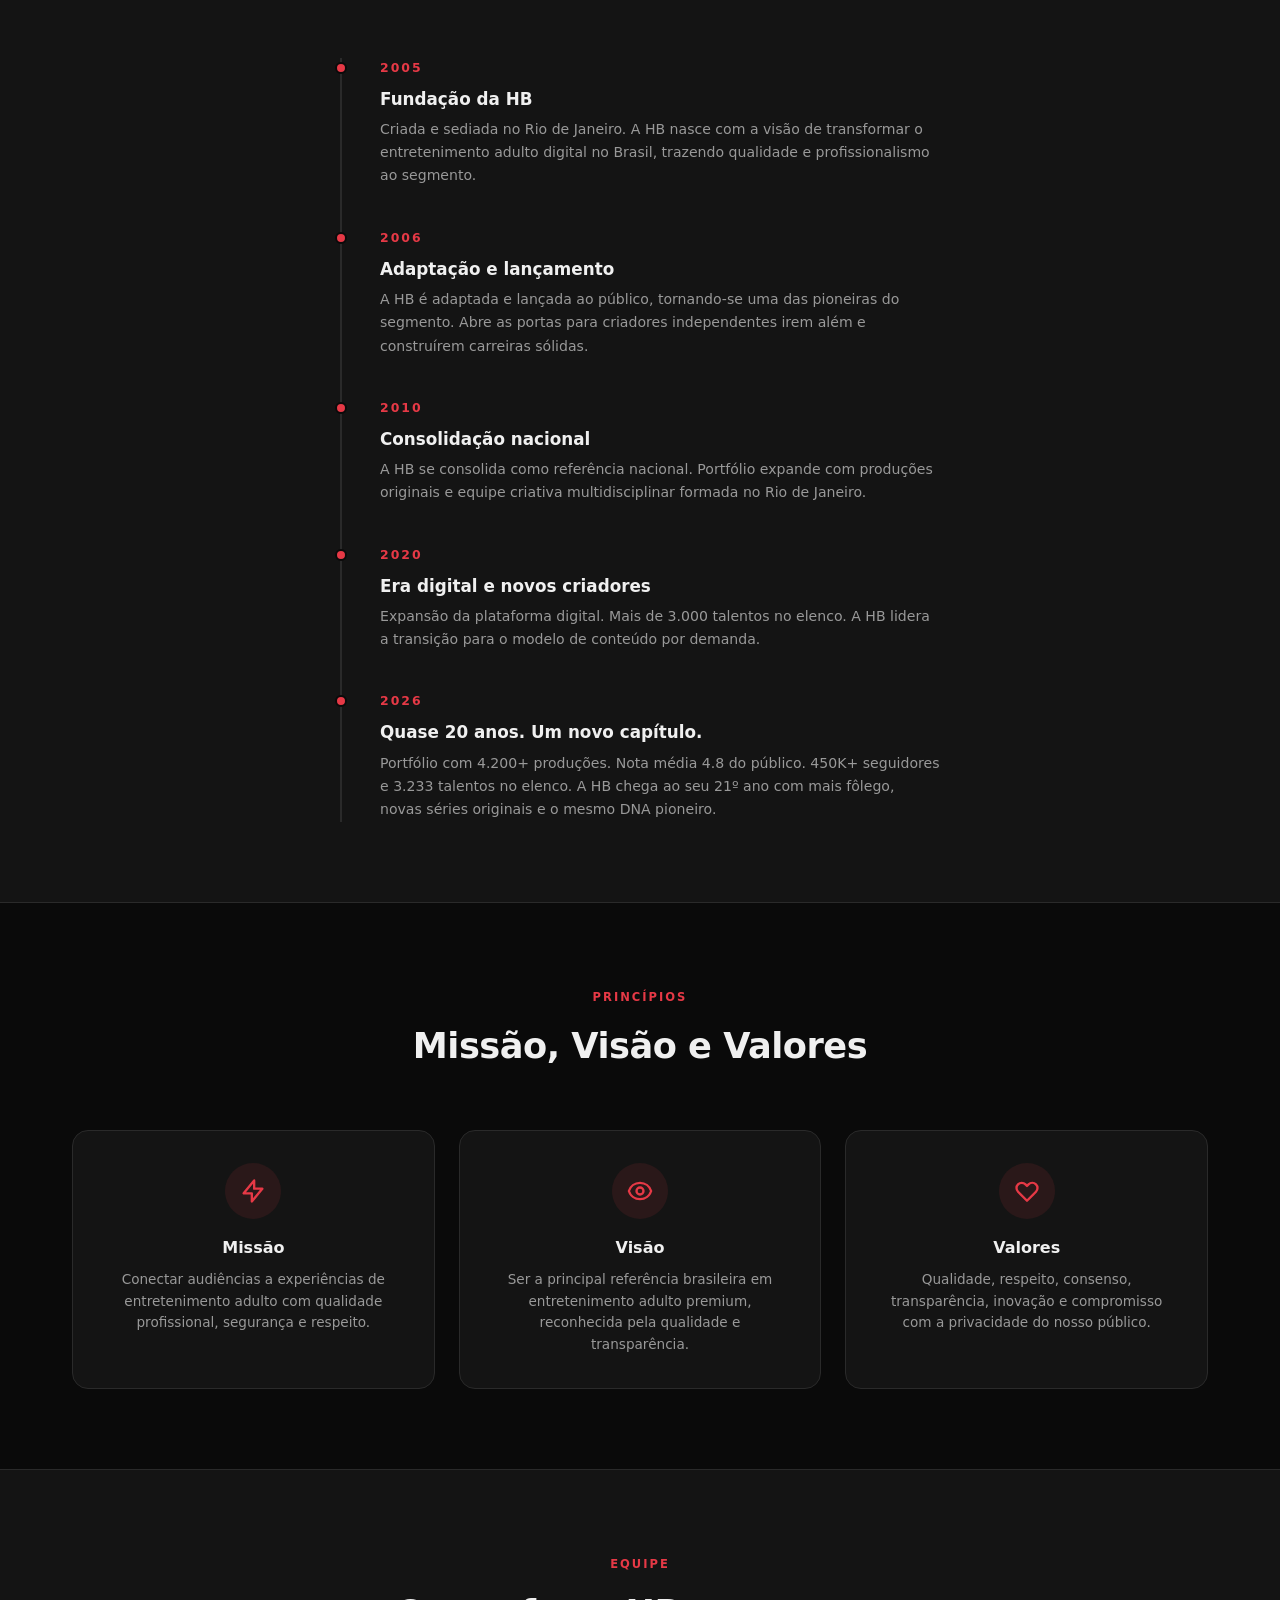
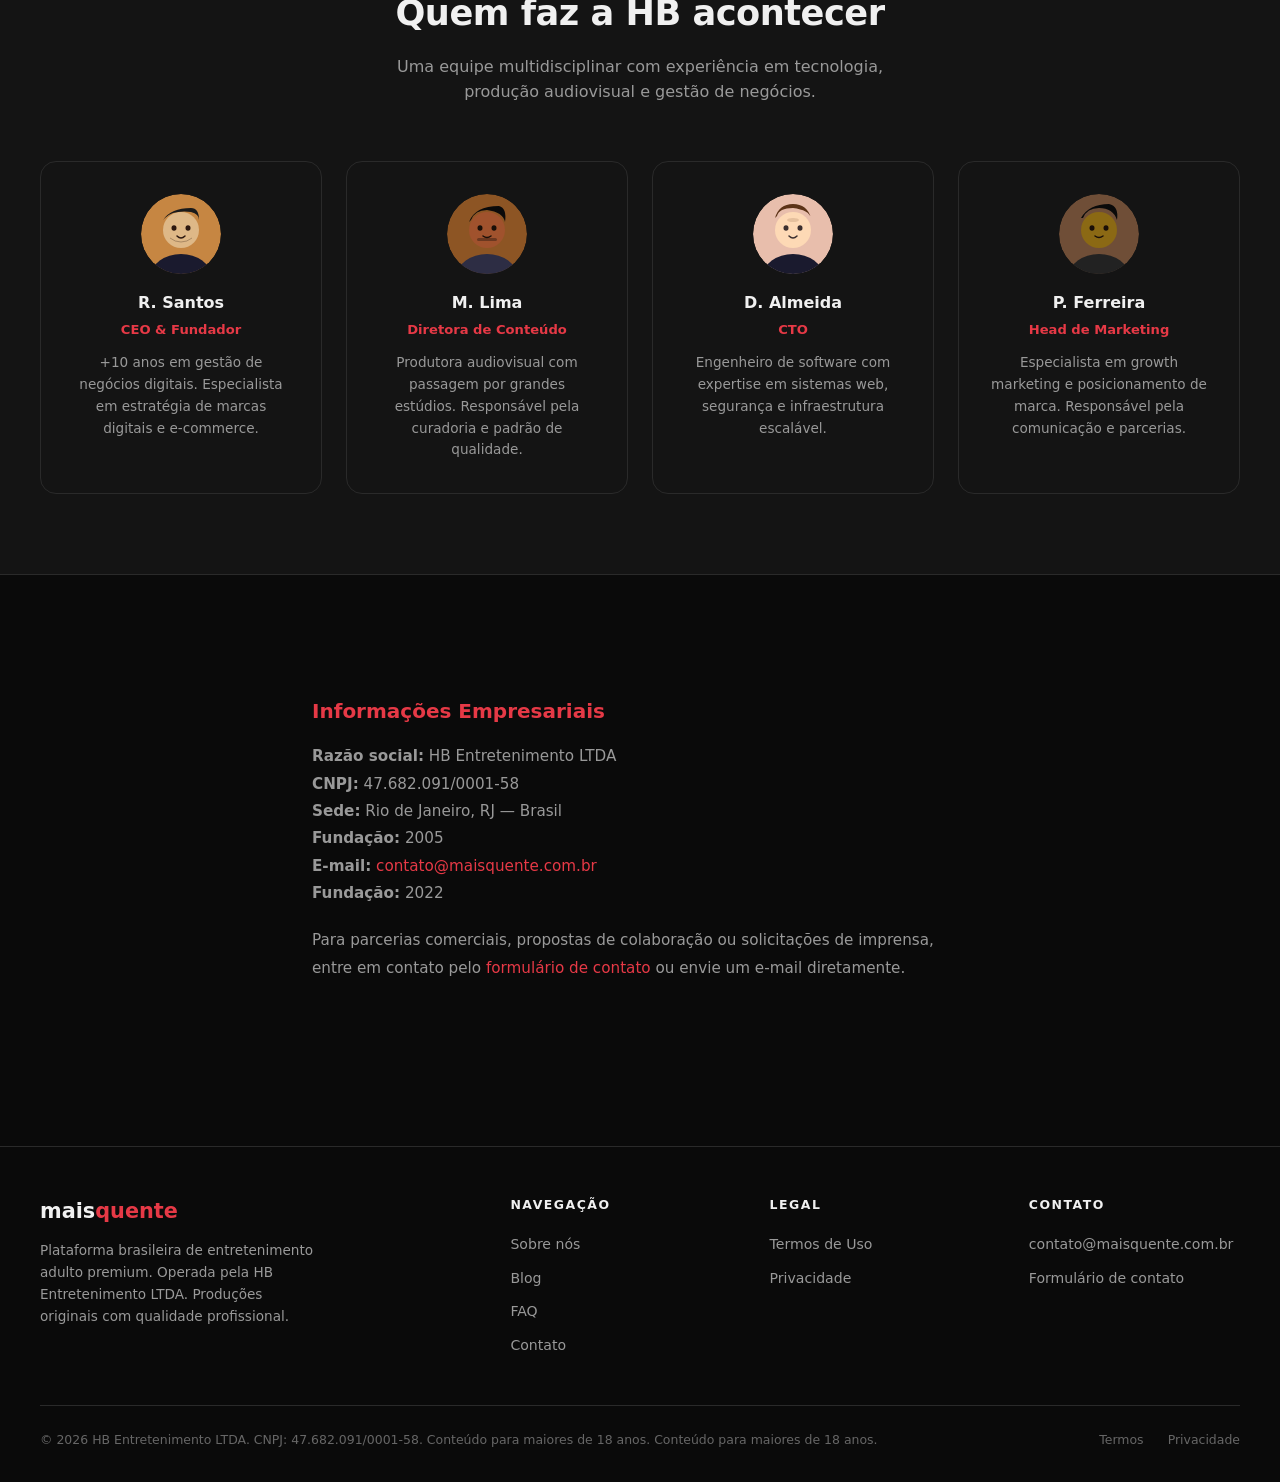
<file: sobre.html>
<!DOCTYPE html>
<html lang="pt-BR">
<head>
    <meta charset="UTF-8">
    <meta name="viewport" content="width=device-width, initial-scale=1.0">
    <title>Sobre — MaisQuente</title>
    <meta name="description" content="Conheça a MaisQuente: produtora brasileira de entretenimento e lifestyle premium. Nossa história, equipe e valores.">
    <meta name="robots" content="index, follow">
    <link rel="canonical" href="https://maisquente.com.br/sobre">
    <link rel="icon" type="image/svg+xml" href="/assets/favicon.svg">
    <link rel="stylesheet" href="/styles.css">
</head>
<body>

    <!-- HEADER -->
    <header class="header">
        <div class="header__inner">
            <a href="/" class="header__logo">mais<span>quente</span></a>
            <button class="header__toggle" aria-label="Menu" onclick="document.querySelector('.header__nav').classList.toggle('open')">
                <span></span><span></span><span></span>
            </button>
            <nav>
                <ul class="header__nav">
                    <li><a href="/sobre" class="active">Sobre</a></li>
                    <li><a href="/blog/">Blog</a></li>
                    <li><a href="/faq">FAQ</a></li>
                    <li><a href="/contato">Contato</a></li>
                    <li><a href="/acesso" class="btn btn--primary" style="padding: 0.55rem 1.25rem; font-size: 0.85rem;">Acessar</a></li>
                </ul>
            </nav>
        </div>
    </header>

    <!-- HERO -->
    <section class="hero" style="padding-bottom: 2rem;">
        <span class="hero__badge">Sobre nós</span>
        <h1 class="hero__title">
            Construindo o futuro do<br>
            entretenimento <span>brasileiro</span>.
        </h1>
        <p class="hero__subtitle">
            A HB nasceu no Rio de Janeiro em 2005 e foi uma das pioneiras
            do entretenimento adulto digital no Brasil. Duas décadas de
            história, qualidade e respeito ao público.
        </p>
    </section>

    <!-- STORY -->
    <section class="section">
        <div class="content-page" style="padding-top: 0;">
            <h2 class="accent">Nossa História</h2>
            <p>
                A HB nasceu no Rio de Janeiro em 2005, criada por profissionais
                que enxergaram no entretenimento adulto digital um mercado carente
                de qualidade, respeito e identidade própria. Desde o primeiro dia,
                a proposta foi clara: elevar o padrão do segmento e tratar o
                conteúdo adulto com o mesmo cuidado de qualquer outra indústria
                criativa.
            </p>
            <p>
                Em 2006, a HB foi adaptada e lançada ao público, tornando-se uma
                das pioneiras do entretenimento adulto digital brasileiro. Fomos
                um dos primeiros a abrir as portas para criadores de conteúdo
                independentes, permitindo que talentos fossem além e construíssem
                suas próprias carreiras dentro de um ambiente profissional,
                seguro e respeitoso.
            </p>
            <p>
                Hoje, com quase duas décadas de trajetória, a HB conta com mais
                de 3.233 talentos no elenco, uma comunidade de 450K+ seguidores e
                seguidores e um portfólio em constante crescimento. O compromisso
                com a qualidade e a transparência continua sendo o pilar de
                tudo que fazemos.
            </p>
        </div>
    </section>

    <!-- TIMELINE -->
    <section class="section section--alt">
        <div class="section__inner">
            <div class="section__header">
                <div class="section__label">Trajetória</div>
                <h2 class="section__title">Marcos da nossa jornada</h2>
            </div>
            <div class="timeline">
                <div class="timeline__item">
                    <div class="timeline__year">2005</div>
                    <h3 class="timeline__title">Fundação da HB</h3>
                    <p class="timeline__desc">
                        Criada e sediada no Rio de Janeiro. A HB nasce
                        com a visão de transformar o entretenimento adulto
                        digital no Brasil, trazendo qualidade e profissionalismo
                        ao segmento.
                    </p>
                </div>
                <div class="timeline__item">
                    <div class="timeline__year">2006</div>
                    <h3 class="timeline__title">Adaptação e lançamento</h3>
                    <p class="timeline__desc">
                        A HB é adaptada e lançada ao público, tornando-se
                        uma das pioneiras do segmento. Abre as portas para
                        criadores independentes irem além e construírem
                        carreiras sólidas.
                    </p>
                </div>
                <div class="timeline__item">
                    <div class="timeline__year">2010</div>
                    <h3 class="timeline__title">Consolidação nacional</h3>
                    <p class="timeline__desc">
                        A HB se consolida como referência nacional. Portfólio
                        expande com produções originais e equipe criativa
                        multidisciplinar formada no Rio de Janeiro.
                    </p>
                </div>
                <div class="timeline__item">
                    <div class="timeline__year">2020</div>
                    <h3 class="timeline__title">Era digital e novos criadores</h3>
                    <p class="timeline__desc">
                        Expansão da plataforma digital. Mais de 3.000 talentos
                        no elenco. A HB lidera a transição para o modelo
                        de conteúdo por demanda.
                    </p>
                </div>
                <div class="timeline__item">
                    <div class="timeline__year">2026</div>
                    <h3 class="timeline__title">Quase 20 anos. Um novo capítulo.</h3>
                    <p class="timeline__desc">
                        Portfólio com 4.200+ produções. Nota média 4.8 do público.
                        450K+ seguidores e 3.233 talentos no elenco.
                        A HB chega ao seu 21º ano com mais fôlego, novas séries
                        originais e o mesmo DNA pioneiro.
                    </p>
                </div>
            </div>
        </div>
    </section>

    <!-- MISSION, VISION, VALUES -->
    <section class="section">
        <div class="section__header">
            <div class="section__label">Princípios</div>
            <h2 class="section__title">Missão, Visão e Valores</h2>
        </div>
        <div class="values-grid">
            <div class="value-card">
                <div class="value-card__icon">
                    <svg xmlns="http://www.w3.org/2000/svg" width="28" height="28" fill="none" viewBox="0 0 24 24" stroke="#e63946" stroke-width="2"><path stroke-linecap="round" stroke-linejoin="round" d="M13 10V3L4 14h7v7l9-11h-7z"/></svg>
                </div>
                <h3 class="value-card__title">Missão</h3>
                <p class="value-card__desc">
                    Conectar audiências a experiências de entretenimento
                    adulto com qualidade profissional, segurança e respeito.
                </p>
            </div>
            <div class="value-card">
                <div class="value-card__icon">
                    <svg xmlns="http://www.w3.org/2000/svg" width="28" height="28" fill="none" viewBox="0 0 24 24" stroke="#e63946" stroke-width="2"><path stroke-linecap="round" stroke-linejoin="round" d="M15 12a3 3 0 11-6 0 3 3 0 016 0z"/><path stroke-linecap="round" stroke-linejoin="round" d="M2.458 12C3.732 7.943 7.523 5 12 5c4.478 0 8.268 2.943 9.542 7-1.274 4.057-5.064 7-9.542 7-4.477 0-8.268-2.943-9.542-7z"/></svg>
                </div>
                <h3 class="value-card__title">Visão</h3>
                <p class="value-card__desc">
                    Ser a principal referência brasileira em entretenimento
                    adulto premium, reconhecida pela qualidade e transparência.
                </p>
            </div>
            <div class="value-card">
                <div class="value-card__icon">
                    <svg xmlns="http://www.w3.org/2000/svg" width="28" height="28" fill="none" viewBox="0 0 24 24" stroke="#e63946" stroke-width="2"><path stroke-linecap="round" stroke-linejoin="round" d="M4.318 6.318a4.5 4.5 0 000 6.364L12 20.364l7.682-7.682a4.5 4.5 0 00-6.364-6.364L12 7.636l-1.318-1.318a4.5 4.5 0 00-6.364 0z"/></svg>
                </div>
                <h3 class="value-card__title">Valores</h3>
                <p class="value-card__desc">
                    Qualidade, respeito, consenso, transparência, inovação
                    e compromisso com a privacidade do nosso público.
                </p>
            </div>
        </div>
    </section>

    <!-- TEAM -->
    <section class="section section--alt">
        <div class="section__inner">
            <div class="section__header">
                <div class="section__label">Equipe</div>
                <h2 class="section__title">Quem faz a HB acontecer</h2>
                <p class="section__subtitle">
                    Uma equipe multidisciplinar com experiência em tecnologia,
                    produção audiovisual e gestão de negócios.
                </p>
            </div>
            <div class="team-grid">
                <div class="team-card">
                    <div class="team-card__avatar">
                        <svg viewBox="0 0 80 80" xmlns="http://www.w3.org/2000/svg"><circle cx="40" cy="40" r="40" fill="#c68642"/><ellipse cx="40" cy="82" rx="30" ry="22" fill="#1a1a2e"/><circle cx="40" cy="36" r="18" fill="#deb887"/><ellipse cx="33" cy="34" rx="2.5" ry="2.8" fill="#2c1810"/><ellipse cx="47" cy="34" rx="2.5" ry="2.8" fill="#2c1810"/><path d="M36 42 Q40 46 44 42" stroke="#2c1810" stroke-width="1.5" fill="none" stroke-linecap="round"/><path d="M22 26 Q30 14 50 14 Q58 14 58 26 Q58 20 50 18 Q32 16 24 24Z" fill="#1a1a1a"/><path d="M29 44 Q34 48 40 48 Q46 48 51 44" stroke="#2c1810" stroke-width="1" fill="none" opacity="0.3"/></svg>
                    </div>
                    <h3 class="team-card__name">R. Santos</h3>
                    <div class="team-card__role">CEO & Fundador</div>
                    <p class="team-card__bio">
                        +10 anos em gestão de negócios digitais.
                        Especialista em estratégia de marcas
                        digitais e e-commerce.
                    </p>
                </div>
                <div class="team-card">
                    <div class="team-card__avatar">
                        <svg viewBox="0 0 80 80" xmlns="http://www.w3.org/2000/svg"><circle cx="40" cy="40" r="40" fill="#8d5524"/><ellipse cx="40" cy="82" rx="30" ry="22" fill="#2d2d44"/><circle cx="40" cy="36" r="18" fill="#a0522d"/><ellipse cx="33" cy="34" rx="2.5" ry="2.8" fill="#1a0f08"/><ellipse cx="47" cy="34" rx="2.5" ry="2.8" fill="#1a0f08"/><path d="M36 42 Q40 45 44 42" stroke="#1a0f08" stroke-width="1.5" fill="none" stroke-linecap="round"/><path d="M22 28 Q28 12 52 12 Q60 14 58 28 Q56 18 40 16 Q28 16 24 26Z" fill="#0a0a0a"/><rect x="30" y="44" width="20" height="3" rx="1.5" fill="#0a0a0a" opacity="0.35"/></svg>
                    </div>
                    <h3 class="team-card__name">M. Lima</h3>
                    <div class="team-card__role">Diretora de Conteúdo</div>
                    <p class="team-card__bio">
                        Produtora audiovisual com passagem por
                        grandes estúdios. Responsável pela curadoria
                        e padrão de qualidade.
                    </p>
                </div>
                <div class="team-card">
                    <div class="team-card__avatar">
                        <svg viewBox="0 0 80 80" xmlns="http://www.w3.org/2000/svg"><circle cx="40" cy="40" r="40" fill="#e8beac"/><ellipse cx="40" cy="82" rx="30" ry="22" fill="#1a1a2e"/><circle cx="40" cy="36" r="18" fill="#fdd9b5"/><ellipse cx="33" cy="34" rx="2.5" ry="2.8" fill="#3b2f2f"/><ellipse cx="47" cy="34" rx="2.5" ry="2.8" fill="#3b2f2f"/><path d="M36 42 Q40 46 44 42" stroke="#3b2f2f" stroke-width="1.5" fill="none" stroke-linecap="round"/><path d="M22 24 Q26 10 40 10 Q54 10 58 24 Q56 16 40 14 Q26 14 24 22Z" fill="#5c3317"/><ellipse cx="40" cy="26" rx="6" ry="2" fill="#5c3317" opacity="0.15"/></svg>
                    </div>
                    <h3 class="team-card__name">D. Almeida</h3>
                    <div class="team-card__role">CTO</div>
                    <p class="team-card__bio">
                        Engenheiro de software com expertise em
                        sistemas web, segurança e
                        infraestrutura escalável.
                    </p>
                </div>
                <div class="team-card">
                    <div class="team-card__avatar">
                        <svg viewBox="0 0 80 80" xmlns="http://www.w3.org/2000/svg"><circle cx="40" cy="40" r="40" fill="#6f4e37"/><ellipse cx="40" cy="82" rx="30" ry="22" fill="#222"/><circle cx="40" cy="36" r="18" fill="#8B6914"/><ellipse cx="33" cy="34" rx="2.5" ry="2.8" fill="#1a0f08"/><ellipse cx="47" cy="34" rx="2.5" ry="2.8" fill="#1a0f08"/><path d="M36 42 Q40 45 44 42" stroke="#1a0f08" stroke-width="1.5" fill="none" stroke-linecap="round"/><path d="M22 24 Q30 10 50 10 Q60 12 58 26 Q54 14 40 14 Q28 14 24 24Z" fill="#0a0a0a"/></svg>
                    </div>
                    <h3 class="team-card__name">P. Ferreira</h3>
                    <div class="team-card__role">Head de Marketing</div>
                    <p class="team-card__bio">
                        Especialista em growth marketing e
                        posicionamento de marca. Responsável
                        pela comunicação e parcerias.
                    </p>
                </div>
            </div>
        </div>
    </section>

    <!-- COMPANY INFO -->
    <section class="section">
        <div class="content-page" style="padding-top: 0;">
            <h2 class="accent">Informações Empresariais</h2>
            <p>
                <strong>Razão social:</strong> HB Entretenimento LTDA<br>
                <strong>CNPJ:</strong> 47.682.091/0001-58<br>
                <strong>Sede:</strong> Rio de Janeiro, RJ — Brasil<br>
                <strong>Fundação:</strong> 2005<br>
                <strong>E-mail:</strong> <a href="mailto:contato@maisquente.com.br">contato@maisquente.com.br</a><br>
                <strong>Fundação:</strong> 2022
            </p>
            <p>
                Para parcerias comerciais, propostas de colaboração ou
                solicitações de imprensa, entre em contato pelo
                <a href="/contato">formulário de contato</a> ou envie um
                e-mail diretamente.
            </p>
        </div>
    </section>

    <!-- FOOTER -->
    <footer class="footer">
        <div class="footer__inner">
            <div class="footer__grid">
                <div>
                    <div class="footer__brand">mais<span>quente</span></div>
                    <p class="footer__desc">
                        Plataforma brasileira de entretenimento adulto premium.
                        Operada pela HB Entretenimento LTDA. Produções
                        originais com qualidade profissional.
                    </p>
                </div>
                <div>
                    <div class="footer__col-title">Navegação</div>
                    <ul class="footer__links">
                        <li><a href="/sobre">Sobre nós</a></li>
                        <li><a href="/blog/">Blog</a></li>
                        <li><a href="/faq">FAQ</a></li>
                        <li><a href="/contato">Contato</a></li>
                    </ul>
                </div>
                <div>
                    <div class="footer__col-title">Legal</div>
                    <ul class="footer__links">
                        <li><a href="/termos">Termos de Uso</a></li>
                        <li><a href="/privacidade">Privacidade</a></li>
                    </ul>
                </div>
                <div>
                    <div class="footer__col-title">Contato</div>
                    <ul class="footer__links">
                        <li><a href="mailto:contato@maisquente.com.br">contato@maisquente.com.br</a></li>
                        <li><a href="/contato">Formulário de contato</a></li>
                    </ul>
                </div>
            </div>
            <div class="footer__bottom">
                <p class="footer__copy">
                    &copy; 2026 HB Entretenimento LTDA. CNPJ: 47.682.091/0001-58. Conteúdo para maiores de 18 anos.
                    Conteúdo para maiores de 18 anos.
                </p>
                <div class="footer__legal">
                    <a href="/termos">Termos</a>
                    <a href="/privacidade">Privacidade</a>
                </div>
            </div>
        </div>
    </footer>

    <!-- COOKIE BANNER -->
    <div class="cookie-banner" id="cookieBanner">
        <div class="cookie-banner__inner">
            <p class="cookie-banner__text">
                Utilizamos cookies essenciais e de análise para melhorar sua experiência.
                Ao continuar navegando, você concorda com nossa
                <a href="/privacidade">Política de Privacidade</a>.
            </p>
            <div class="cookie-banner__actions">
                <button class="cookie-banner__btn cookie-banner__btn--decline" onclick="closeCookieBanner()">Recusar</button>
                <button class="cookie-banner__btn cookie-banner__btn--accept" onclick="acceptCookies()">Aceitar</button>
            </div>
        </div>
    </div>

    <script>
        function closeCookieBanner() {
            document.getElementById('cookieBanner').classList.remove('show');
            sessionStorage.setItem('mq_cookies', 'declined');
        }
        function acceptCookies() {
            document.getElementById('cookieBanner').classList.remove('show');
            localStorage.setItem('mq_cookies', 'accepted');
        }
        if (!localStorage.getItem('mq_cookies') && !sessionStorage.getItem('mq_cookies')) {
            setTimeout(function() {
                document.getElementById('cookieBanner').classList.add('show');
            }, 1500);
        }
    </script>

</body>
</html>
</file>
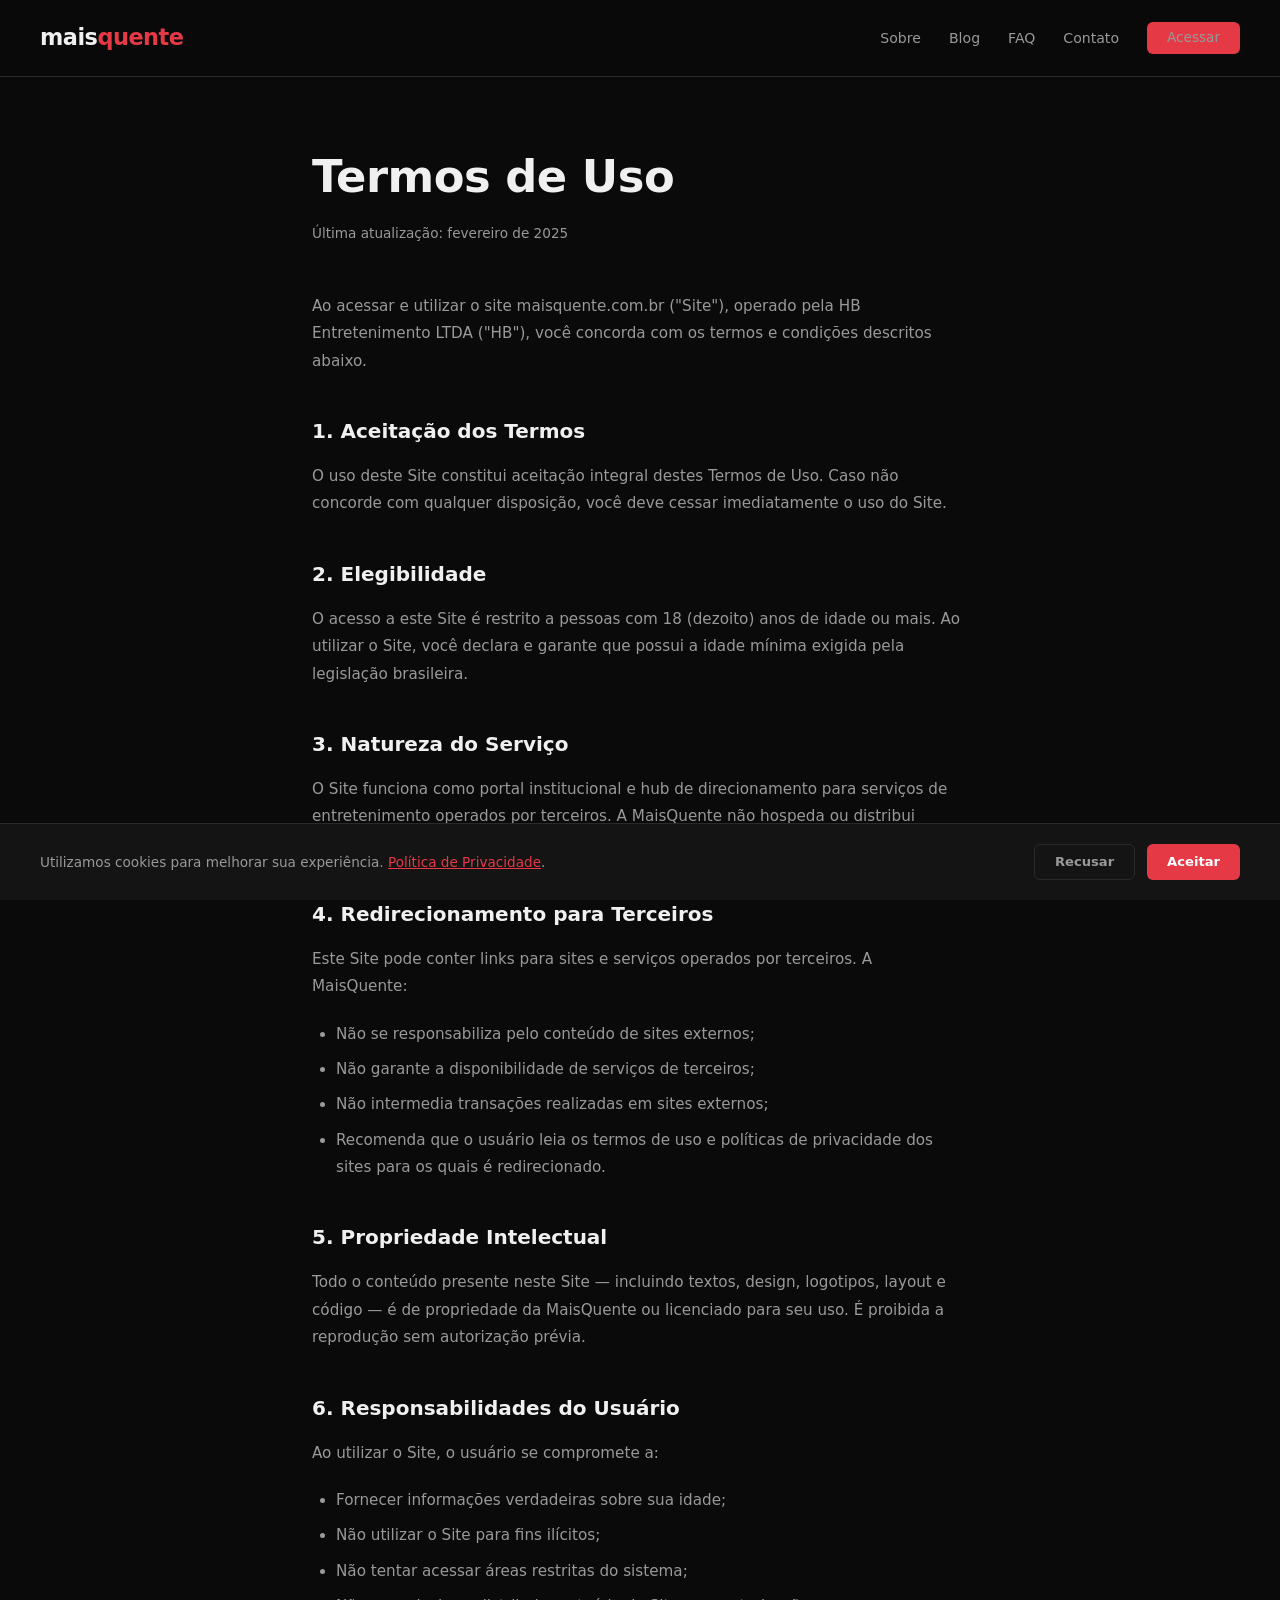
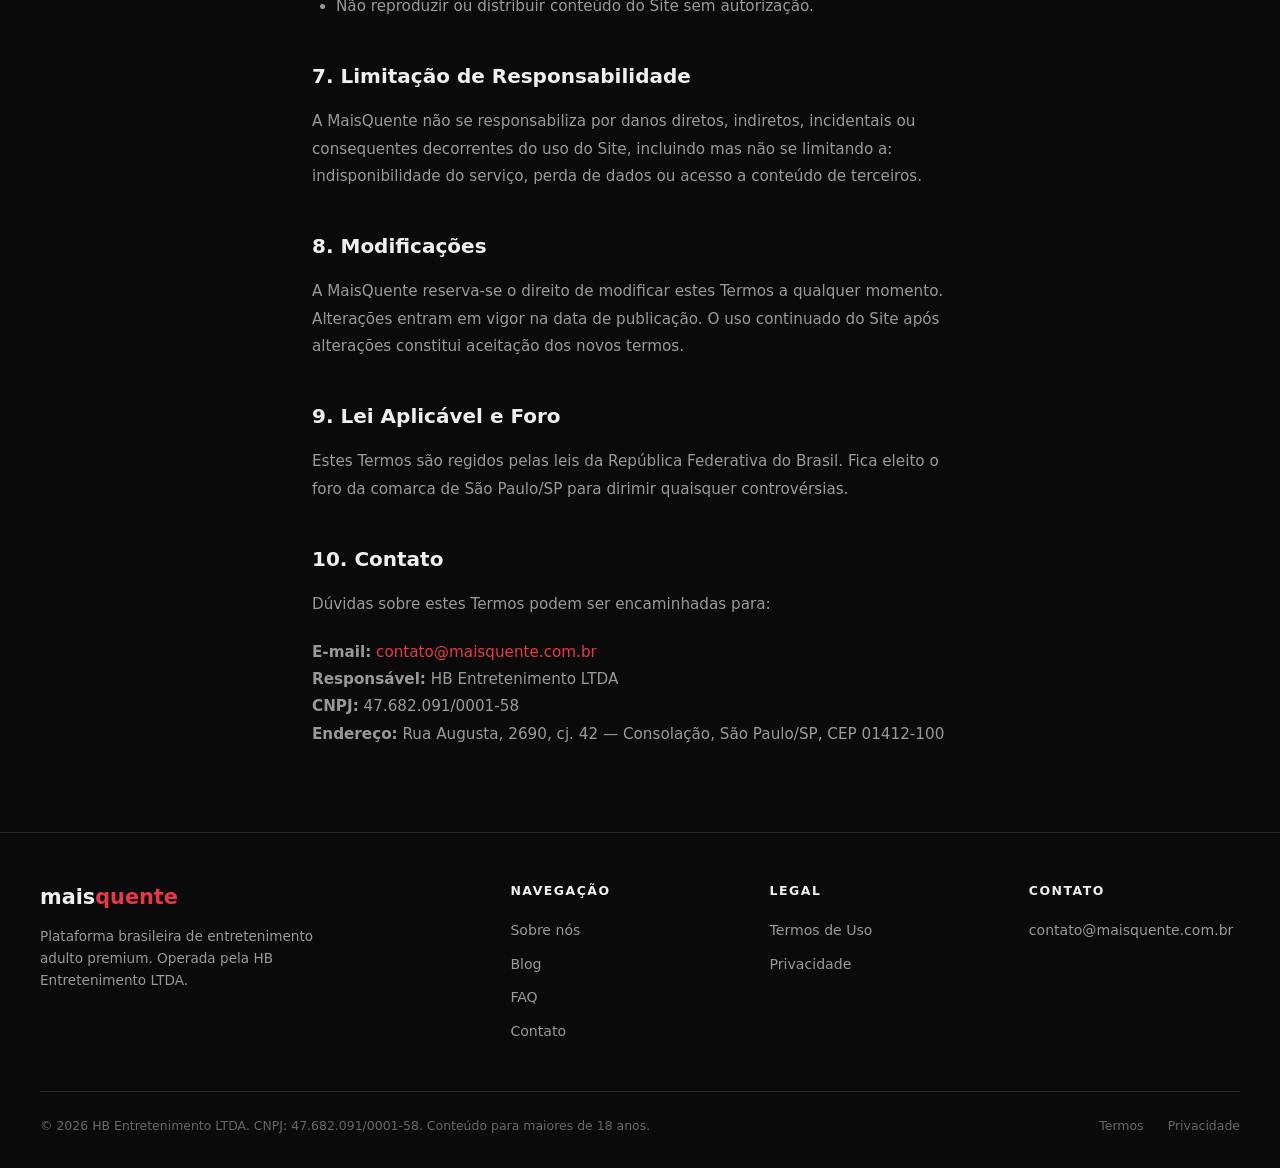
<file: termos.html>
<!DOCTYPE html>
<html lang="pt-BR">
<head>
    <meta charset="UTF-8">
    <meta name="viewport" content="width=device-width, initial-scale=1.0">
    <title>Termos de Uso — MaisQuente</title>
    <meta name="description" content="Termos de Uso do site MaisQuente.">
    <meta name="robots" content="index, follow">
    <link rel="canonical" href="https://maisquente.com.br/termos">
    <link rel="icon" type="image/svg+xml" href="/assets/favicon.svg">
    <link rel="stylesheet" href="/styles.css">
</head>
<body>

    <header class="header">
        <div class="header__inner">
            <a href="/" class="header__logo">mais<span>quente</span></a>
            <button class="header__toggle" aria-label="Menu" onclick="document.querySelector('.header__nav').classList.toggle('open')">
                <span></span><span></span><span></span>
            </button>
            <nav>
                <ul class="header__nav">
                    <li><a href="/sobre">Sobre</a></li>
                    <li><a href="/blog/">Blog</a></li>
                    <li><a href="/faq">FAQ</a></li>
                    <li><a href="/contato">Contato</a></li>
                    <li><a href="/acesso" class="btn btn--primary" style="padding: 0.55rem 1.25rem; font-size: 0.85rem;">Acessar</a></li>
                </ul>
            </nav>
        </div>
    </header>

    <main class="content-page">
        <h1>Termos de Uso</h1>
        <p class="updated">Última atualização: fevereiro de 2025</p>

        <p>
            Ao acessar e utilizar o site maisquente.com.br ("Site"),
            operado pela HB Entretenimento LTDA ("HB"),
            você concorda com os termos e condições descritos abaixo.
        </p>

        <h2>1. Aceitação dos Termos</h2>
        <p>
            O uso deste Site constitui aceitação integral destes Termos
            de Uso. Caso não concorde com qualquer disposição, você deve
            cessar imediatamente o uso do Site.
        </p>

        <h2>2. Elegibilidade</h2>
        <p>
            O acesso a este Site é restrito a pessoas com 18 (dezoito)
            anos de idade ou mais. Ao utilizar o Site, você declara e
            garante que possui a idade mínima exigida pela legislação
            brasileira.
        </p>

        <h2>3. Natureza do Serviço</h2>
        <p>
            O Site funciona como portal institucional e hub de
            direcionamento para serviços de entretenimento operados
            por terceiros. A MaisQuente não hospeda ou distribui
            conteúdo diretamente neste Site.
        </p>

        <h2>4. Redirecionamento para Terceiros</h2>
        <p>
            Este Site pode conter links para sites e serviços
            operados por terceiros. A MaisQuente:
        </p>
        <ul>
            <li>Não se responsabiliza pelo conteúdo de sites externos;</li>
            <li>Não garante a disponibilidade de serviços de terceiros;</li>
            <li>Não intermedia transações realizadas em sites externos;</li>
            <li>Recomenda que o usuário leia os termos de uso e políticas
                de privacidade dos sites para os quais é redirecionado.</li>
        </ul>

        <h2>5. Propriedade Intelectual</h2>
        <p>
            Todo o conteúdo presente neste Site — incluindo textos,
            design, logotipos, layout e código — é de propriedade da
            MaisQuente ou licenciado para seu uso. É proibida a
            reprodução sem autorização prévia.
        </p>

        <h2>6. Responsabilidades do Usuário</h2>
        <p>Ao utilizar o Site, o usuário se compromete a:</p>
        <ul>
            <li>Fornecer informações verdadeiras sobre sua idade;</li>
            <li>Não utilizar o Site para fins ilícitos;</li>
            <li>Não tentar acessar áreas restritas do sistema;</li>
            <li>Não reproduzir ou distribuir conteúdo do Site sem
                autorização.</li>
        </ul>

        <h2>7. Limitação de Responsabilidade</h2>
        <p>
            A MaisQuente não se responsabiliza por danos diretos,
            indiretos, incidentais ou consequentes decorrentes do uso
            do Site, incluindo mas não se limitando a: indisponibilidade
            do serviço, perda de dados ou acesso a conteúdo de terceiros.
        </p>

        <h2>8. Modificações</h2>
        <p>
            A MaisQuente reserva-se o direito de modificar estes Termos
            a qualquer momento. Alterações entram em vigor na data de
            publicação. O uso continuado do Site após alterações
            constitui aceitação dos novos termos.
        </p>

        <h2>9. Lei Aplicável e Foro</h2>
        <p>
            Estes Termos são regidos pelas leis da República Federativa
            do Brasil. Fica eleito o foro da comarca de São Paulo/SP
            para dirimir quaisquer controvérsias.
        </p>

        <h2>10. Contato</h2>
        <p>
            Dúvidas sobre estes Termos podem ser encaminhadas para:
        </p>
        <p>
            <strong>E-mail:</strong>
            <a href="mailto:contato@maisquente.com.br">contato@maisquente.com.br</a><br>
            <strong>Responsável:</strong> HB Entretenimento LTDA<br>
            <strong>CNPJ:</strong> 47.682.091/0001-58<br>
            <strong>Endereço:</strong> Rua Augusta, 2690, cj. 42 — Consolação, São Paulo/SP, CEP 01412-100
        </p>
    </main>

    <footer class="footer">
        <div class="footer__inner">
            <div class="footer__grid">
                <div>
                    <div class="footer__brand">mais<span>quente</span></div>
                    <p class="footer__desc">Plataforma brasileira de entretenimento adulto premium. Operada pela HB Entretenimento LTDA.</p>
                </div>
                <div>
                    <div class="footer__col-title">Navegação</div>
                    <ul class="footer__links">
                        <li><a href="/sobre">Sobre nós</a></li>
                        <li><a href="/blog/">Blog</a></li>
                        <li><a href="/faq">FAQ</a></li>
                        <li><a href="/contato">Contato</a></li>
                    </ul>
                </div>
                <div>
                    <div class="footer__col-title">Legal</div>
                    <ul class="footer__links">
                        <li><a href="/termos">Termos de Uso</a></li>
                        <li><a href="/privacidade">Privacidade</a></li>
                    </ul>
                </div>
                <div>
                    <div class="footer__col-title">Contato</div>
                    <ul class="footer__links">
                        <li><a href="mailto:contato@maisquente.com.br">contato@maisquente.com.br</a></li>
                    </ul>
                </div>
            </div>
            <div class="footer__bottom">
                <p class="footer__copy">&copy; 2026 HB Entretenimento LTDA. CNPJ: 47.682.091/0001-58. Conteúdo para maiores de 18 anos.</p>
                <div class="footer__legal">
                    <a href="/termos">Termos</a>
                    <a href="/privacidade">Privacidade</a>
                </div>
            </div>
        </div>
    </footer>

    <div class="cookie-banner" id="cookieBanner">
        <div class="cookie-banner__inner">
            <p class="cookie-banner__text">Utilizamos cookies para melhorar sua experiência. <a href="/privacidade">Política de Privacidade</a>.</p>
            <div class="cookie-banner__actions">
                <button class="cookie-banner__btn cookie-banner__btn--decline" onclick="closeCookieBanner()">Recusar</button>
                <button class="cookie-banner__btn cookie-banner__btn--accept" onclick="acceptCookies()">Aceitar</button>
            </div>
        </div>
    </div>

    <script>
        function closeCookieBanner() { document.getElementById('cookieBanner').classList.remove('show'); sessionStorage.setItem('mq_cookies', 'declined'); }
        function acceptCookies() { document.getElementById('cookieBanner').classList.remove('show'); localStorage.setItem('mq_cookies', 'accepted'); }
        if (!localStorage.getItem('mq_cookies') && !sessionStorage.getItem('mq_cookies')) { setTimeout(function() { document.getElementById('cookieBanner').classList.add('show'); }, 1500); }
    </script>

</body>
</html>
</file>
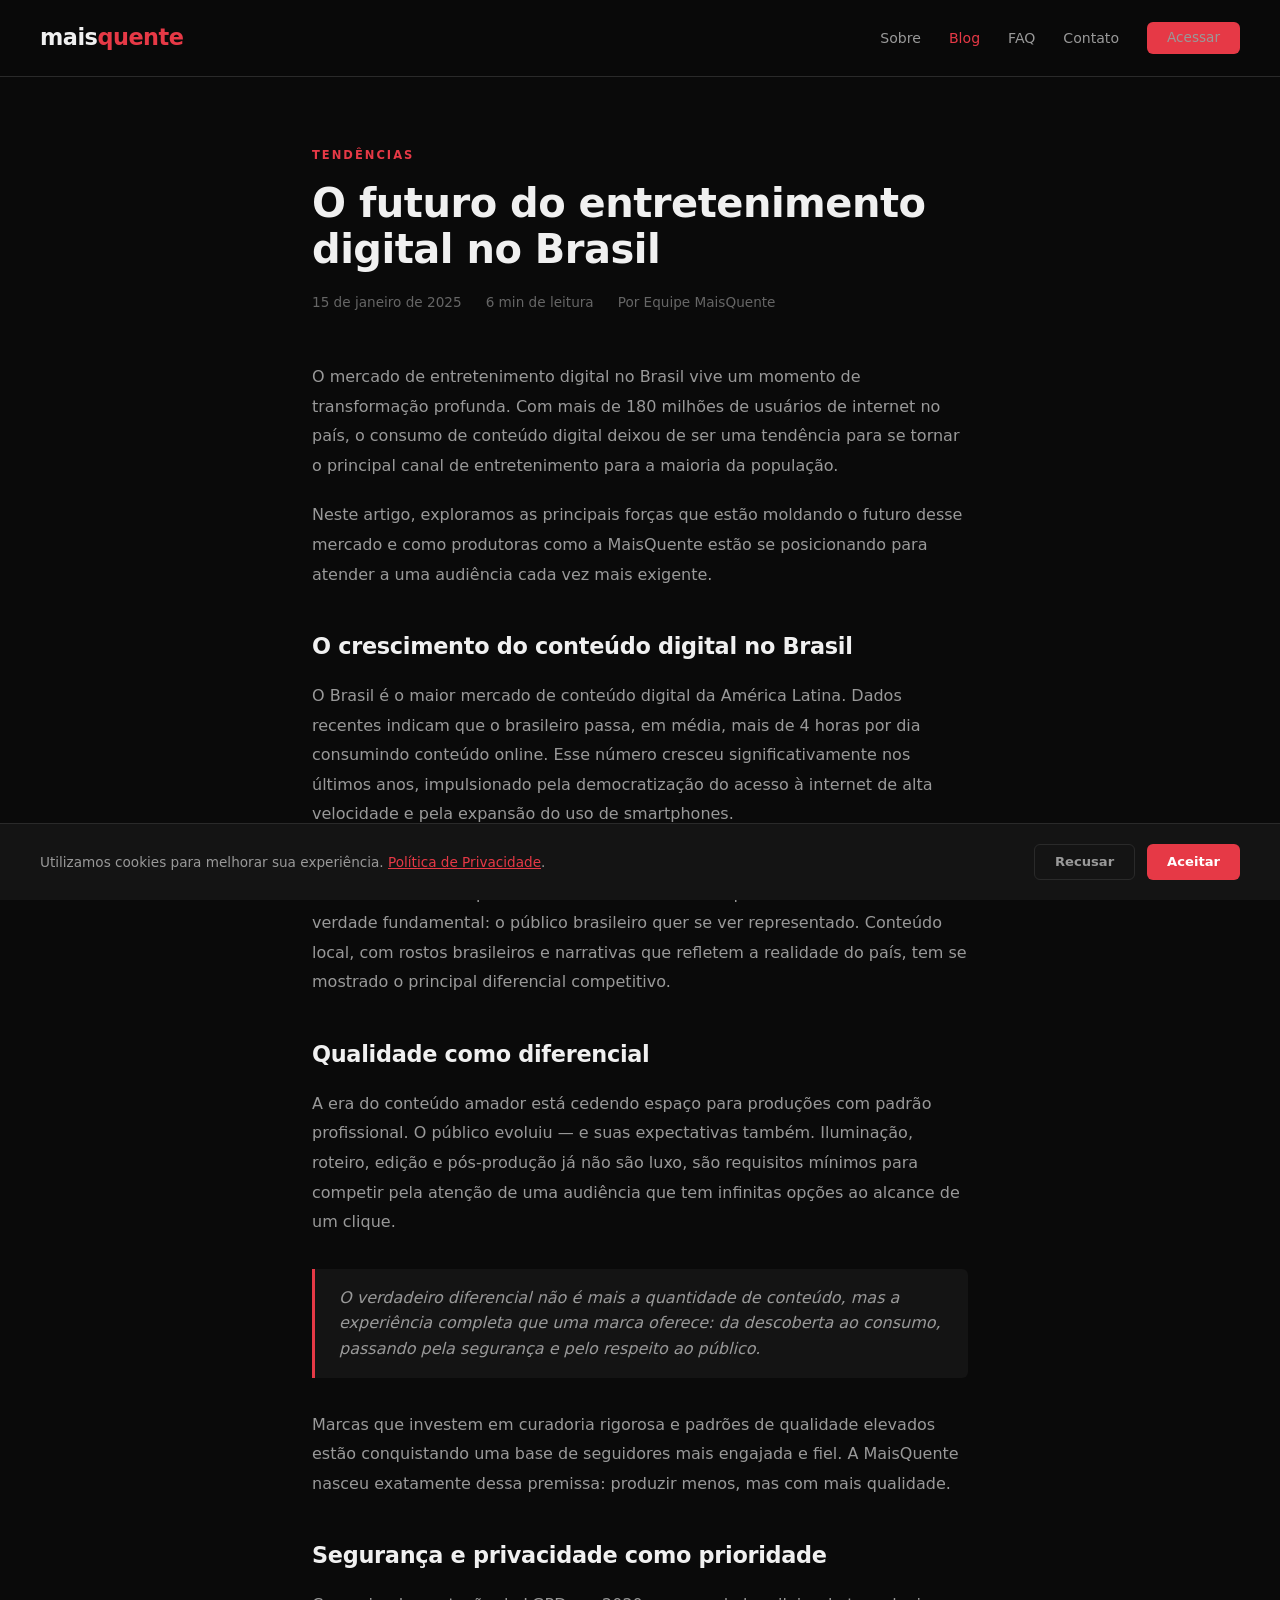
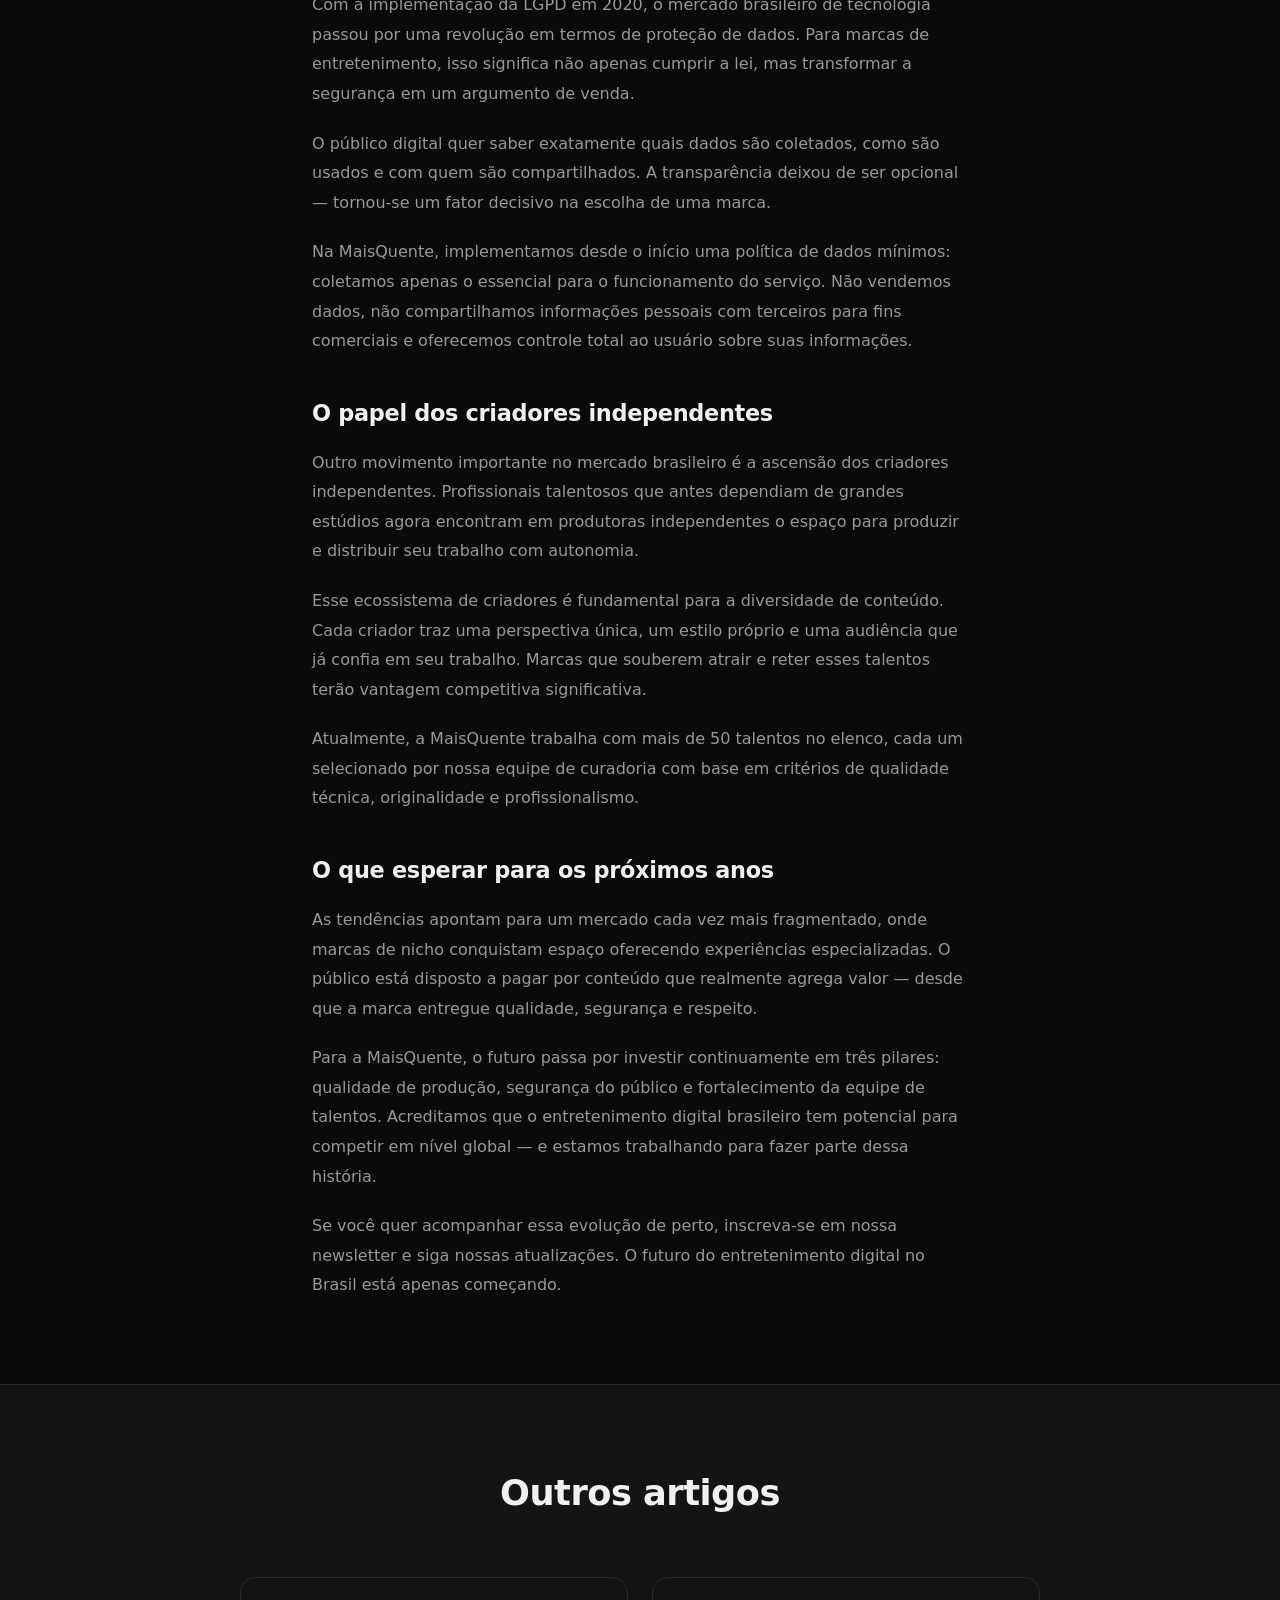
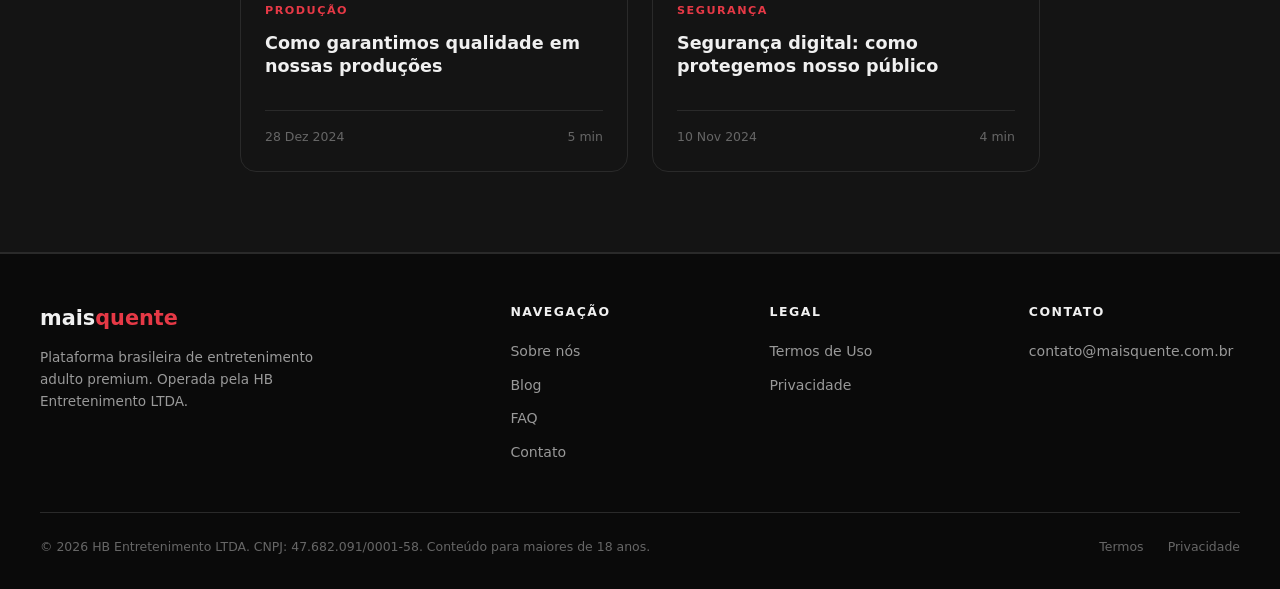
<file: blog/entretenimento-digital.html>
<!DOCTYPE html>
<html lang="pt-BR">
<head>
    <meta charset="UTF-8">
    <meta name="viewport" content="width=device-width, initial-scale=1.0">
    <title>O futuro do entretenimento digital no Brasil — MaisQuente Blog</title>
    <meta name="description" content="Como o mercado brasileiro de entretenimento digital está se transformando e o que esperar para os próximos anos.">
    <meta name="robots" content="index, follow">
    <link rel="canonical" href="https://maisquente.com.br/blog/entretenimento-digital">
    <link rel="icon" type="image/svg+xml" href="/assets/favicon.svg">
    <link rel="stylesheet" href="/styles.css">

    <meta property="og:title" content="O futuro do entretenimento digital no Brasil">
    <meta property="og:description" content="Como o mercado brasileiro de entretenimento digital está se transformando.">
    <meta property="og:type" content="article">
    <meta property="og:url" content="https://maisquente.com.br/blog/entretenimento-digital">
    <meta property="og:locale" content="pt_BR">
    <meta property="article:published_time" content="2025-01-15">
</head>
<body>

    <!-- HEADER -->
    <header class="header">
        <div class="header__inner">
            <a href="/" class="header__logo">mais<span>quente</span></a>
            <button class="header__toggle" aria-label="Menu" onclick="document.querySelector('.header__nav').classList.toggle('open')">
                <span></span><span></span><span></span>
            </button>
            <nav>
                <ul class="header__nav">
                    <li><a href="/sobre">Sobre</a></li>
                    <li><a href="/blog/" class="active">Blog</a></li>
                    <li><a href="/faq">FAQ</a></li>
                    <li><a href="/contato">Contato</a></li>
                    <li><a href="/acesso" class="btn btn--primary" style="padding: 0.55rem 1.25rem; font-size: 0.85rem;">Acessar</a></li>
                </ul>
            </nav>
        </div>
    </header>

    <!-- ARTICLE -->
    <article class="article">
        <div class="article__header">
            <a href="/blog/" class="article__tag">Tendências</a>
            <h1 class="article__title">O futuro do entretenimento digital no Brasil</h1>
            <div class="article__meta">
                <span>15 de janeiro de 2025</span>
                <span>6 min de leitura</span>
                <span>Por Equipe MaisQuente</span>
            </div>
        </div>

        <div class="article__body">
            <p>
                O mercado de entretenimento digital no Brasil vive um momento
                de transformação profunda. Com mais de 180 milhões de usuários
                de internet no país, o consumo de conteúdo digital deixou de ser
                uma tendência para se tornar o principal canal de entretenimento
                para a maioria da população.
            </p>

            <p>
                Neste artigo, exploramos as principais forças que estão moldando
                o futuro desse mercado e como produtoras como a MaisQuente estão
                se posicionando para atender a uma audiência cada vez mais exigente.
            </p>

            <h2>O crescimento do conteúdo digital no Brasil</h2>

            <p>
                O Brasil é o maior mercado de conteúdo digital da América Latina. Dados
                recentes indicam que o brasileiro passa, em média, mais de 4 horas
                por dia consumindo conteúdo online. Esse número cresceu
                significativamente nos últimos anos, impulsionado pela
                democratização do acesso à internet de alta velocidade e pela
                expansão do uso de smartphones.
            </p>

            <p>
                O que antes era dominado por poucos players internacionais agora
                conta com uma diversidade de produtoras e marcas nacionais que entenderam
                uma verdade fundamental: o público brasileiro quer se ver
                representado. Conteúdo local, com rostos brasileiros e narrativas
                que refletem a realidade do país, tem se mostrado o principal
                diferencial competitivo.
            </p>

            <h2>Qualidade como diferencial</h2>

            <p>
                A era do conteúdo amador está cedendo espaço para produções com
                padrão profissional. O público evoluiu — e suas expectativas
                também. Iluminação, roteiro, edição e pós-produção já não são
                luxo, são requisitos mínimos para competir pela atenção de uma
                audiência que tem infinitas opções ao alcance de um clique.
            </p>

            <blockquote>
                O verdadeiro diferencial não é mais a quantidade de conteúdo,
                mas a experiência completa que uma marca oferece: da
                descoberta ao consumo, passando pela segurança e pelo respeito
                ao público.
            </blockquote>

            <p>
                Marcas que investem em curadoria rigorosa e padrões de
                qualidade elevados estão conquistando uma base de seguidores mais
                engajada e fiel. A MaisQuente nasceu exatamente dessa premissa:
                produzir menos, mas com mais qualidade.
            </p>

            <h2>Segurança e privacidade como prioridade</h2>

            <p>
                Com a implementação da LGPD em 2020, o mercado brasileiro de
                tecnologia passou por uma revolução em termos de proteção de
                dados. Para marcas de entretenimento, isso significa não
                apenas cumprir a lei, mas transformar a segurança em um
                argumento de venda.
            </p>

            <p>
                O público digital quer saber exatamente quais
                dados são coletados, como são usados e com quem são
                compartilhados. A transparência deixou de ser opcional —
                tornou-se um fator decisivo na escolha de uma marca.
            </p>

            <p>
                Na MaisQuente, implementamos desde o início uma política de
                dados mínimos: coletamos apenas o essencial para o
                funcionamento do serviço. Não vendemos dados, não
                compartilhamos informações pessoais com terceiros para fins
                comerciais e oferecemos controle total ao usuário sobre suas
                informações.
            </p>

            <h2>O papel dos criadores independentes</h2>

            <p>
                Outro movimento importante no mercado brasileiro é a ascensão
                dos criadores independentes. Profissionais talentosos que antes
                dependiam de grandes estúdios agora encontram em produtoras
                independentes o espaço para produzir e distribuir seu trabalho com
                autonomia.
            </p>

            <p>
                Esse ecossistema de criadores é fundamental para a diversidade
                de conteúdo. Cada criador traz uma perspectiva única, um estilo
                próprio e uma audiência que já confia em seu trabalho. Marcas
                que souberem atrair e reter esses talentos terão vantagem
                competitiva significativa.
            </p>

            <p>
                Atualmente, a MaisQuente trabalha com mais de 50 talentos
                no elenco, cada um selecionado por nossa equipe de curadoria
                com base em critérios de qualidade técnica, originalidade e
                profissionalismo.
            </p>

            <h2>O que esperar para os próximos anos</h2>

            <p>
                As tendências apontam para um mercado cada vez mais
                fragmentado, onde marcas de nicho conquistam espaço
                oferecendo experiências especializadas. O público está
                disposto a pagar por conteúdo que realmente agrega valor —
                desde que a marca entregue qualidade, segurança e
                respeito.
            </p>

            <p>
                Para a MaisQuente, o futuro passa por investir continuamente
                em três pilares: qualidade de produção, segurança do público
                e fortalecimento da equipe de talentos. Acreditamos que
                o entretenimento digital brasileiro tem potencial para competir
                em nível global — e estamos trabalhando para fazer parte
                dessa história.
            </p>

            <p>
                Se você quer acompanhar essa evolução de perto, inscreva-se
                em nossa newsletter e siga nossas atualizações. O futuro do
                entretenimento digital no Brasil está apenas começando.
            </p>
        </div>
    </article>

    <!-- MORE ARTICLES -->
    <section class="section section--alt">
        <div class="section__inner">
            <div class="section__header">
                <h2 class="section__title">Outros artigos</h2>
            </div>
            <div class="blog-grid" style="max-width: 800px; margin: 0 auto;">
                <a href="/blog/qualidade-producao" class="blog-card">
                    <div class="blog-card__body">
                        <span class="blog-card__tag">Produção</span>
                        <h3 class="blog-card__title">Como garantimos qualidade em nossas produções</h3>
                        <div class="blog-card__meta">
                            <span>28 Dez 2024</span>
                            <span>5 min</span>
                        </div>
                    </div>
                </a>
                <a href="/blog/seguranca-digital" class="blog-card">
                    <div class="blog-card__body">
                        <span class="blog-card__tag">Segurança</span>
                        <h3 class="blog-card__title">Segurança digital: como protegemos nosso público</h3>
                        <div class="blog-card__meta">
                            <span>10 Nov 2024</span>
                            <span>4 min</span>
                        </div>
                    </div>
                </a>
            </div>
        </div>
    </section>

    <!-- FOOTER -->
    <footer class="footer">
        <div class="footer__inner">
            <div class="footer__grid">
                <div>
                    <div class="footer__brand">mais<span>quente</span></div>
                    <p class="footer__desc">Plataforma brasileira de entretenimento adulto premium. Operada pela HB Entretenimento LTDA.</p>
                </div>
                <div>
                    <div class="footer__col-title">Navegação</div>
                    <ul class="footer__links">
                        <li><a href="/sobre">Sobre nós</a></li>
                        <li><a href="/blog/">Blog</a></li>
                        <li><a href="/faq">FAQ</a></li>
                        <li><a href="/contato">Contato</a></li>
                    </ul>
                </div>
                <div>
                    <div class="footer__col-title">Legal</div>
                    <ul class="footer__links">
                        <li><a href="/termos">Termos de Uso</a></li>
                        <li><a href="/privacidade">Privacidade</a></li>
                    </ul>
                </div>
                <div>
                    <div class="footer__col-title">Contato</div>
                    <ul class="footer__links">
                        <li><a href="mailto:contato@maisquente.com.br">contato@maisquente.com.br</a></li>
                    </ul>
                </div>
            </div>
            <div class="footer__bottom">
                <p class="footer__copy">&copy; 2026 HB Entretenimento LTDA. CNPJ: 47.682.091/0001-58. Conteúdo para maiores de 18 anos.</p>
                <div class="footer__legal">
                    <a href="/termos">Termos</a>
                    <a href="/privacidade">Privacidade</a>
                </div>
            </div>
        </div>
    </footer>

    <!-- COOKIE BANNER -->
    <div class="cookie-banner" id="cookieBanner">
        <div class="cookie-banner__inner">
            <p class="cookie-banner__text">Utilizamos cookies para melhorar sua experiência. <a href="/privacidade">Política de Privacidade</a>.</p>
            <div class="cookie-banner__actions">
                <button class="cookie-banner__btn cookie-banner__btn--decline" onclick="closeCookieBanner()">Recusar</button>
                <button class="cookie-banner__btn cookie-banner__btn--accept" onclick="acceptCookies()">Aceitar</button>
            </div>
        </div>
    </div>

    <script>
        function closeCookieBanner() { document.getElementById('cookieBanner').classList.remove('show'); sessionStorage.setItem('mq_cookies', 'declined'); }
        function acceptCookies() { document.getElementById('cookieBanner').classList.remove('show'); localStorage.setItem('mq_cookies', 'accepted'); }
        if (!localStorage.getItem('mq_cookies') && !sessionStorage.getItem('mq_cookies')) { setTimeout(function() { document.getElementById('cookieBanner').classList.add('show'); }, 1500); }
    </script>

</body>
</html>
</file>
<file: styles.css>
/* ============================================
   MaisQuente — Global Stylesheet
   ============================================ */

/* ===== RESET & BASE ===== */
*, *::before, *::after {
    margin: 0;
    padding: 0;
    box-sizing: border-box;
}

:root {
    --color-bg: #0a0a0a;
    --color-surface: #141414;
    --color-surface-alt: #1a1a1a;
    --color-border: #2a2a2a;
    --color-border-light: #333;
    --color-text: #f0f0f0;
    --color-text-muted: #999;
    --color-text-dim: #666;
    --color-accent: #e63946;
    --color-accent-hover: #ff4d5a;
    --color-accent-soft: rgba(230, 57, 70, 0.1);
    --color-success: #2ecc71;
    --color-warning: #f39c12;
    --font-main: 'Segoe UI', system-ui, -apple-system, sans-serif;
    --max-width: 1200px;
    --radius-sm: 6px;
    --radius-md: 10px;
    --radius-lg: 16px;
    --radius-xl: 24px;
    --shadow-card: 0 2px 20px rgba(0,0,0,0.3);
}

html {
    scroll-behavior: smooth;
}

body {
    font-family: var(--font-main);
    background-color: var(--color-bg);
    color: var(--color-text);
    line-height: 1.6;
    min-height: 100vh;
    display: flex;
    flex-direction: column;
    -webkit-font-smoothing: antialiased;
}

a {
    color: var(--color-accent);
    text-decoration: none;
    transition: color 0.2s;
}

a:hover {
    color: var(--color-accent-hover);
}

img {
    max-width: 100%;
    display: block;
}

/* ===== HEADER ===== */
.header {
    padding: 1.25rem 2rem;
    border-bottom: 1px solid var(--color-border);
    position: sticky;
    top: 0;
    background: rgba(10, 10, 10, 0.95);
    backdrop-filter: blur(12px);
    z-index: 100;
}

.header__inner {
    display: flex;
    justify-content: space-between;
    align-items: center;
    max-width: var(--max-width);
    margin: 0 auto;
    width: 100%;
}

.header__logo {
    font-size: 1.4rem;
    font-weight: 700;
    color: var(--color-text);
    text-decoration: none;
    letter-spacing: -0.5px;
}

.header__logo span {
    color: var(--color-accent);
}

.header__nav {
    display: flex;
    gap: 1.75rem;
    list-style: none;
    align-items: center;
}

.header__nav a {
    color: var(--color-text-muted);
    font-size: 0.88rem;
    font-weight: 500;
    transition: color 0.2s;
    text-decoration: none;
}

.header__nav a:hover {
    color: var(--color-text);
}

.header__nav a.active {
    color: var(--color-accent);
}

/* Mobile nav toggle */
.header__toggle {
    display: none;
    background: none;
    border: none;
    cursor: pointer;
    padding: 0.5rem;
}

.header__toggle span {
    display: block;
    width: 22px;
    height: 2px;
    background: var(--color-text);
    margin: 5px 0;
    transition: 0.3s;
}

/* ===== HERO ===== */
.hero {
    display: flex;
    flex-direction: column;
    justify-content: center;
    align-items: center;
    text-align: center;
    padding: 5rem 2rem 4rem;
    max-width: 850px;
    margin: 0 auto;
}

.hero__badge {
    display: inline-block;
    padding: 0.4rem 1.2rem;
    border: 1px solid var(--color-border);
    border-radius: 50px;
    font-size: 0.75rem;
    color: var(--color-text-muted);
    margin-bottom: 2rem;
    text-transform: uppercase;
    letter-spacing: 1.5px;
    font-weight: 600;
}

.hero__title {
    font-size: clamp(2.2rem, 5vw, 3.8rem);
    font-weight: 800;
    line-height: 1.08;
    margin-bottom: 1.5rem;
    letter-spacing: -1.5px;
}

.hero__title span {
    color: var(--color-accent);
}

.hero__subtitle {
    font-size: 1.1rem;
    color: var(--color-text-muted);
    max-width: 580px;
    margin-bottom: 2.5rem;
    line-height: 1.75;
}

.hero__notice {
    margin-top: 1.5rem;
    font-size: 0.78rem;
    color: var(--color-text-dim);
}

/* ===== BUTTONS ===== */
.btn {
    display: inline-flex;
    align-items: center;
    justify-content: center;
    gap: 0.5rem;
    padding: 0.9rem 2rem;
    font-size: 0.95rem;
    font-weight: 600;
    border: none;
    border-radius: var(--radius-sm);
    cursor: pointer;
    transition: all 0.2s;
    text-decoration: none;
    font-family: var(--font-main);
    line-height: 1;
}

.btn--primary {
    background: var(--color-accent);
    color: #fff;
}

.btn--primary:hover {
    background: var(--color-accent-hover);
    color: #fff;
    transform: translateY(-1px);
}

.btn--primary:active {
    transform: translateY(0);
}

.btn--secondary {
    background: transparent;
    color: var(--color-text-muted);
    border: 1px solid var(--color-border);
}

.btn--secondary:hover {
    border-color: var(--color-text-muted);
    color: var(--color-text);
}

.btn--large {
    padding: 1.4rem 3.4rem;
    font-size: 1.15rem;
    font-weight: 700;
    letter-spacing: 0.02em;
    box-shadow: 0 4px 24px rgba(230, 57, 70, 0.35);
}

.btn svg {
    width: 18px;
    height: 18px;
}

/* ===== SECTIONS ===== */
.section {
    padding: 5rem 2rem;
    max-width: var(--max-width);
    margin: 0 auto;
    width: 100%;
}

.section--alt {
    background: var(--color-surface);
    max-width: 100%;
    border-top: 1px solid var(--color-border);
    border-bottom: 1px solid var(--color-border);
}

.section--alt .section__inner {
    max-width: var(--max-width);
    margin: 0 auto;
}

.section__header {
    text-align: center;
    margin-bottom: 3.5rem;
}

.section__label {
    display: inline-block;
    font-size: 0.72rem;
    text-transform: uppercase;
    letter-spacing: 2px;
    color: var(--color-accent);
    font-weight: 700;
    margin-bottom: 0.75rem;
}

.section__title {
    font-size: clamp(1.6rem, 3vw, 2.2rem);
    font-weight: 800;
    letter-spacing: -0.5px;
    margin-bottom: 0.75rem;
}

.section__subtitle {
    font-size: 1rem;
    color: var(--color-text-muted);
    max-width: 550px;
    margin: 0 auto;
}

/* ===== FEATURE CARDS ===== */
.features__grid {
    display: grid;
    grid-template-columns: repeat(auto-fit, minmax(260px, 1fr));
    gap: 1.5rem;
}

.feature-card {
    background: var(--color-surface);
    border: 1px solid var(--color-border);
    border-radius: var(--radius-lg);
    padding: 2rem;
    transition: border-color 0.3s, transform 0.2s;
}

.feature-card:hover {
    border-color: var(--color-border-light);
    transform: translateY(-2px);
}

.feature-card__icon {
    width: 48px;
    height: 48px;
    border-radius: var(--radius-md);
    background: var(--color-accent-soft);
    display: flex;
    align-items: center;
    justify-content: center;
    margin-bottom: 1.25rem;
    font-size: 1.4rem;
}

.feature-card__title {
    font-size: 1.05rem;
    font-weight: 700;
    margin-bottom: 0.5rem;
}

.feature-card__desc {
    font-size: 0.9rem;
    color: var(--color-text-muted);
    line-height: 1.65;
}

/* ===== STATS ===== */
.stats {
    display: grid;
    grid-template-columns: repeat(4, 1fr);
    gap: 2rem;
    text-align: center;
}

.stat__number {
    font-size: clamp(2rem, 4vw, 3rem);
    font-weight: 800;
    color: var(--color-accent);
    letter-spacing: -1px;
    line-height: 1;
    margin-bottom: 0.5rem;
}

.stat__label {
    font-size: 0.85rem;
    color: var(--color-text-muted);
    font-weight: 500;
}

/* ===== HOW IT WORKS / STEPS ===== */
.steps {
    display: grid;
    grid-template-columns: repeat(3, 1fr);
    gap: 2rem;
    position: relative;
}

.step {
    text-align: center;
    position: relative;
}

.step__number {
    width: 56px;
    height: 56px;
    border-radius: 50%;
    background: var(--color-accent);
    color: #fff;
    font-size: 1.3rem;
    font-weight: 800;
    display: flex;
    align-items: center;
    justify-content: center;
    margin: 0 auto 1.25rem;
}

.step__title {
    font-size: 1.1rem;
    font-weight: 700;
    margin-bottom: 0.5rem;
}

.step__desc {
    font-size: 0.9rem;
    color: var(--color-text-muted);
    line-height: 1.65;
    max-width: 280px;
    margin: 0 auto;
}

/* Connector line between steps */
.step:not(:last-child)::after {
    content: '';
    position: absolute;
    top: 28px;
    right: -1rem;
    width: calc(100% - 56px);
    height: 2px;
    background: var(--color-border);
    transform: translateX(50%);
}

/* ===== TESTIMONIALS ===== */
.testimonials {
    display: grid;
    grid-template-columns: repeat(auto-fit, minmax(300px, 1fr));
    gap: 1.5rem;
}

.testimonial {
    background: var(--color-surface);
    border: 1px solid var(--color-border);
    border-radius: var(--radius-lg);
    padding: 2rem;
}

.testimonial__stars {
    color: var(--color-warning);
    font-size: 0.9rem;
    margin-bottom: 1rem;
    letter-spacing: 2px;
}

.testimonial__text {
    font-size: 0.95rem;
    color: var(--color-text-muted);
    line-height: 1.7;
    margin-bottom: 1.5rem;
    font-style: italic;
}

.testimonial__author {
    display: flex;
    align-items: center;
    gap: 0.75rem;
}

.testimonial__avatar {
    width: 44px;
    height: 44px;
    border-radius: 50%;
    overflow: hidden;
    flex-shrink: 0;
}

.testimonial__avatar svg {
    width: 100%;
    height: 100%;
    display: block;
}

.testimonial__name {
    font-size: 0.9rem;
    font-weight: 600;
}

.testimonial__role {
    font-size: 0.78rem;
    color: var(--color-text-dim);
}

/* ===== FAQ ACCORDION ===== */
.faq-list {
    max-width: 750px;
    margin: 0 auto;
}

.faq-item {
    border: 1px solid var(--color-border);
    border-radius: var(--radius-md);
    margin-bottom: 0.75rem;
    overflow: hidden;
    transition: border-color 0.3s;
}

.faq-item:hover {
    border-color: var(--color-border-light);
}

.faq-item__question {
    width: 100%;
    padding: 1.25rem 1.5rem;
    background: var(--color-surface);
    border: none;
    color: var(--color-text);
    font-size: 0.95rem;
    font-weight: 600;
    text-align: left;
    cursor: pointer;
    display: flex;
    justify-content: space-between;
    align-items: center;
    font-family: var(--font-main);
    transition: background 0.2s;
}

.faq-item__question:hover {
    background: var(--color-surface-alt);
}

.faq-item__icon {
    font-size: 1.2rem;
    transition: transform 0.3s;
    color: var(--color-text-muted);
    flex-shrink: 0;
    margin-left: 1rem;
}

.faq-item.open .faq-item__icon {
    transform: rotate(45deg);
    color: var(--color-accent);
}

.faq-item__answer {
    max-height: 0;
    overflow: hidden;
    transition: max-height 0.35s ease, padding 0.35s ease;
}

.faq-item.open .faq-item__answer {
    max-height: 300px;
}

.faq-item__answer-inner {
    padding: 0 1.5rem 1.25rem;
    font-size: 0.9rem;
    color: var(--color-text-muted);
    line-height: 1.75;
}

/* ===== NEWSLETTER ===== */
.newsletter {
    text-align: center;
    max-width: 550px;
    margin: 0 auto;
}

.newsletter__form {
    display: flex;
    gap: 0.75rem;
    margin-top: 2rem;
}

.newsletter__input {
    flex: 1;
    padding: 0.9rem 1.25rem;
    background: var(--color-surface);
    border: 1px solid var(--color-border);
    border-radius: var(--radius-sm);
    color: var(--color-text);
    font-size: 0.9rem;
    font-family: var(--font-main);
    outline: none;
    transition: border-color 0.2s;
}

.newsletter__input:focus {
    border-color: var(--color-accent);
}

.newsletter__input::placeholder {
    color: var(--color-text-dim);
}

.newsletter__disclaimer {
    font-size: 0.75rem;
    color: var(--color-text-dim);
    margin-top: 1rem;
}

/* ===== CONTACT FORM ===== */
.contact-grid {
    display: grid;
    grid-template-columns: 1fr 1fr;
    gap: 3rem;
    max-width: 900px;
    margin: 0 auto;
}

.form-group {
    margin-bottom: 1.25rem;
}

.form-group label {
    display: block;
    font-size: 0.85rem;
    font-weight: 600;
    margin-bottom: 0.5rem;
    color: var(--color-text);
}

.form-group input,
.form-group select,
.form-group textarea {
    width: 100%;
    padding: 0.85rem 1rem;
    background: var(--color-surface);
    border: 1px solid var(--color-border);
    border-radius: var(--radius-sm);
    color: var(--color-text);
    font-size: 0.9rem;
    font-family: var(--font-main);
    outline: none;
    transition: border-color 0.2s;
}

.form-group input:focus,
.form-group select:focus,
.form-group textarea:focus {
    border-color: var(--color-accent);
}

.form-group textarea {
    resize: vertical;
    min-height: 140px;
}

.form-group input::placeholder,
.form-group textarea::placeholder {
    color: var(--color-text-dim);
}

.form-message {
    padding: 1rem;
    border-radius: var(--radius-sm);
    margin-top: 1rem;
    font-size: 0.9rem;
    display: none;
}

.form-message--success {
    background: rgba(46, 204, 113, 0.1);
    border: 1px solid rgba(46, 204, 113, 0.3);
    color: var(--color-success);
}

.contact-info {
    display: flex;
    flex-direction: column;
    gap: 2rem;
}

.contact-info__item {
    display: flex;
    gap: 1rem;
    align-items: flex-start;
}

.contact-info__icon {
    width: 44px;
    height: 44px;
    border-radius: var(--radius-md);
    background: var(--color-accent-soft);
    display: flex;
    align-items: center;
    justify-content: center;
    font-size: 1.2rem;
    flex-shrink: 0;
}

.contact-info__label {
    font-size: 0.8rem;
    color: var(--color-text-dim);
    text-transform: uppercase;
    letter-spacing: 1px;
    font-weight: 600;
    margin-bottom: 0.25rem;
}

.contact-info__value {
    font-size: 0.95rem;
    color: var(--color-text-muted);
    line-height: 1.5;
}

/* ===== TIMELINE ===== */
.timeline {
    position: relative;
    max-width: 600px;
    margin: 0 auto;
    padding-left: 2.5rem;
}

.timeline::before {
    content: '';
    position: absolute;
    left: 0;
    top: 0;
    bottom: 0;
    width: 2px;
    background: var(--color-border);
}

.timeline__item {
    position: relative;
    padding-bottom: 2.5rem;
}

.timeline__item:last-child {
    padding-bottom: 0;
}

.timeline__item::before {
    content: '';
    position: absolute;
    left: -2.5rem;
    top: 0.25rem;
    width: 12px;
    height: 12px;
    border-radius: 50%;
    background: var(--color-accent);
    border: 2px solid var(--color-bg);
    transform: translateX(-5px);
}

.timeline__year {
    font-size: 0.78rem;
    text-transform: uppercase;
    letter-spacing: 2px;
    color: var(--color-accent);
    font-weight: 700;
    margin-bottom: 0.5rem;
}

.timeline__title {
    font-size: 1.05rem;
    font-weight: 700;
    margin-bottom: 0.35rem;
}

.timeline__desc {
    font-size: 0.88rem;
    color: var(--color-text-muted);
    line-height: 1.65;
}

/* ===== TEAM ===== */
.team-grid {
    display: grid;
    grid-template-columns: repeat(auto-fit, minmax(220px, 1fr));
    gap: 1.5rem;
}

.team-card {
    background: var(--color-surface);
    border: 1px solid var(--color-border);
    border-radius: var(--radius-lg);
    padding: 2rem;
    text-align: center;
    transition: border-color 0.3s;
}

.team-card:hover {
    border-color: var(--color-border-light);
}

.team-card__avatar {
    width: 80px;
    height: 80px;
    border-radius: 50%;
    overflow: hidden;
    margin: 0 auto 1rem;
    transition: transform 0.3s;
}

.team-card:hover .team-card__avatar {
    transform: scale(1.08);
}

.team-card__avatar svg {
    width: 100%;
    height: 100%;
    display: block;
}

.team-card__name {
    font-size: 1rem;
    font-weight: 700;
    margin-bottom: 0.25rem;
}

.team-card__role {
    font-size: 0.82rem;
    color: var(--color-accent);
    font-weight: 600;
    margin-bottom: 0.75rem;
}

.team-card__bio {
    font-size: 0.85rem;
    color: var(--color-text-muted);
    line-height: 1.6;
}

/* ===== VALUES ===== */
.values-grid {
    display: grid;
    grid-template-columns: repeat(3, 1fr);
    gap: 1.5rem;
}

.value-card {
    background: var(--color-surface);
    border: 1px solid var(--color-border);
    border-radius: var(--radius-lg);
    padding: 2rem;
    text-align: center;
}

.value-card__icon {
    width: 56px;
    height: 56px;
    border-radius: 50%;
    background: var(--color-accent-soft);
    display: flex;
    align-items: center;
    justify-content: center;
    margin: 0 auto 1rem;
    font-size: 1.5rem;
}

.value-card__title {
    font-size: 1rem;
    font-weight: 700;
    margin-bottom: 0.5rem;
}

.value-card__desc {
    font-size: 0.85rem;
    color: var(--color-text-muted);
    line-height: 1.6;
}

/* ===== BLOG CARDS ===== */
.blog-grid {
    display: grid;
    grid-template-columns: repeat(auto-fit, minmax(300px, 1fr));
    gap: 1.5rem;
}

.blog-card {
    background: var(--color-surface);
    border: 1px solid var(--color-border);
    border-radius: var(--radius-lg);
    overflow: hidden;
    transition: border-color 0.3s, transform 0.2s;
    text-decoration: none;
    color: inherit;
    display: flex;
    flex-direction: column;
}

.blog-card:hover {
    border-color: var(--color-border-light);
    transform: translateY(-2px);
    color: inherit;
}

.blog-card__image {
    height: 180px;
    background: var(--color-surface-alt);
    display: flex;
    align-items: center;
    justify-content: center;
    font-size: 3rem;
    border-bottom: 1px solid var(--color-border);
}

.blog-card__body {
    padding: 1.5rem;
    flex: 1;
    display: flex;
    flex-direction: column;
}

.blog-card__tag {
    display: inline-block;
    font-size: 0.7rem;
    text-transform: uppercase;
    letter-spacing: 1.5px;
    color: var(--color-accent);
    font-weight: 700;
    margin-bottom: 0.75rem;
}

.blog-card__title {
    font-size: 1.1rem;
    font-weight: 700;
    margin-bottom: 0.75rem;
    line-height: 1.3;
}

.blog-card__excerpt {
    font-size: 0.88rem;
    color: var(--color-text-muted);
    line-height: 1.65;
    flex: 1;
}

.blog-card__meta {
    display: flex;
    justify-content: space-between;
    align-items: center;
    margin-top: 1.25rem;
    padding-top: 1rem;
    border-top: 1px solid var(--color-border);
    font-size: 0.78rem;
    color: var(--color-text-dim);
}

/* ===== BLOG ARTICLE ===== */
.article {
    max-width: 720px;
    margin: 0 auto;
    padding: 4rem 2rem;
}

.article__header {
    margin-bottom: 3rem;
}

.article__tag {
    display: inline-block;
    font-size: 0.72rem;
    text-transform: uppercase;
    letter-spacing: 2px;
    color: var(--color-accent);
    font-weight: 700;
    margin-bottom: 1rem;
}

.article__title {
    font-size: clamp(1.8rem, 4vw, 2.5rem);
    font-weight: 800;
    line-height: 1.15;
    letter-spacing: -0.5px;
    margin-bottom: 1.25rem;
}

.article__meta {
    font-size: 0.85rem;
    color: var(--color-text-dim);
    display: flex;
    gap: 1.5rem;
}

.article__body h2 {
    font-size: 1.4rem;
    font-weight: 700;
    margin-top: 2.5rem;
    margin-bottom: 1rem;
    letter-spacing: -0.3px;
}

.article__body p {
    font-size: 1rem;
    color: var(--color-text-muted);
    margin-bottom: 1.25rem;
    line-height: 1.85;
}

.article__body blockquote {
    border-left: 3px solid var(--color-accent);
    padding: 1rem 1.5rem;
    margin: 2rem 0;
    background: var(--color-surface);
    border-radius: 0 var(--radius-sm) var(--radius-sm) 0;
    font-style: italic;
    color: var(--color-text-muted);
}

.article__body ul, .article__body ol {
    padding-left: 1.5rem;
    margin-bottom: 1.25rem;
}

.article__body li {
    font-size: 1rem;
    color: var(--color-text-muted);
    margin-bottom: 0.5rem;
    line-height: 1.75;
}

/* ===== CONTENT PAGES (termos, privacidade, sobre) ===== */
.content-page {
    max-width: 720px;
    margin: 0 auto;
    padding: 4rem 2rem;
}

.content-page h1 {
    font-size: clamp(2rem, 4vw, 2.8rem);
    font-weight: 800;
    margin-bottom: 0.5rem;
    letter-spacing: -0.5px;
}

.content-page .updated {
    font-size: 0.85rem;
    color: var(--color-text-muted);
    margin-bottom: 3rem;
}

.content-page h2 {
    font-size: 1.25rem;
    font-weight: 700;
    margin-top: 2.5rem;
    margin-bottom: 1rem;
}

.content-page h2.accent {
    color: var(--color-accent);
}

.content-page p {
    font-size: 0.95rem;
    color: var(--color-text-muted);
    margin-bottom: 1.25rem;
    line-height: 1.8;
}

.content-page ul, .content-page ol {
    padding-left: 1.5rem;
    margin-bottom: 1rem;
}

.content-page li {
    font-size: 0.95rem;
    color: var(--color-text-muted);
    margin-bottom: 0.5rem;
    line-height: 1.8;
}

/* ===== AGE GATE ===== */
.gate {
    background: var(--color-surface);
    border: 1px solid var(--color-border);
    border-radius: var(--radius-lg);
    padding: 3rem;
    max-width: 480px;
    width: 100%;
    text-align: center;
}

.gate__logo {
    font-size: 1.5rem;
    font-weight: 700;
    margin-bottom: 2rem;
}

.gate__logo span {
    color: var(--color-accent);
}

.gate__icon {
    font-size: 3rem;
    margin-bottom: 1.5rem;
}

.gate__title {
    font-size: 1.5rem;
    font-weight: 700;
    margin-bottom: 0.75rem;
}

.gate__text {
    font-size: 0.95rem;
    color: var(--color-text-muted);
    line-height: 1.6;
    margin-bottom: 2rem;
}

.gate__actions {
    display: flex;
    flex-direction: column;
    gap: 1rem;
}

.gate__disclaimer {
    margin-top: 2rem;
    font-size: 0.75rem;
    color: var(--color-text-muted);
    line-height: 1.5;
}

.gate__disclaimer a {
    color: var(--color-text-muted);
    text-decoration: underline;
}

/* ===== 404 ===== */
.error-page {
    flex: 1;
    display: flex;
    flex-direction: column;
    justify-content: center;
    align-items: center;
    text-align: center;
    padding: 4rem 2rem;
}

.error-page__code {
    font-size: clamp(5rem, 15vw, 10rem);
    font-weight: 800;
    color: var(--color-accent);
    line-height: 1;
    letter-spacing: -3px;
}

.error-page__title {
    font-size: 1.5rem;
    font-weight: 700;
    margin: 1rem 0 0.75rem;
}

.error-page__text {
    font-size: 1rem;
    color: var(--color-text-muted);
    margin-bottom: 2rem;
    max-width: 400px;
}

/* ===== COOKIE BANNER ===== */
.cookie-banner {
    position: fixed;
    bottom: 0;
    left: 0;
    right: 0;
    background: var(--color-surface);
    border-top: 1px solid var(--color-border);
    padding: 1.25rem 2rem;
    z-index: 200;
    transform: translateY(100%);
    transition: transform 0.4s ease;
}

.cookie-banner.show {
    transform: translateY(0);
}

.cookie-banner__inner {
    max-width: var(--max-width);
    margin: 0 auto;
    display: flex;
    align-items: center;
    justify-content: space-between;
    gap: 2rem;
}

.cookie-banner__text {
    font-size: 0.85rem;
    color: var(--color-text-muted);
    line-height: 1.5;
}

.cookie-banner__text a {
    color: var(--color-accent);
    text-decoration: underline;
}

.cookie-banner__actions {
    display: flex;
    gap: 0.75rem;
    flex-shrink: 0;
}

.cookie-banner__btn {
    padding: 0.6rem 1.25rem;
    font-size: 0.82rem;
    font-weight: 600;
    border: none;
    border-radius: var(--radius-sm);
    cursor: pointer;
    font-family: var(--font-main);
    transition: all 0.2s;
}

.cookie-banner__btn--accept {
    background: var(--color-accent);
    color: #fff;
}

.cookie-banner__btn--accept:hover {
    background: var(--color-accent-hover);
}

.cookie-banner__btn--decline {
    background: transparent;
    color: var(--color-text-muted);
    border: 1px solid var(--color-border);
}

.cookie-banner__btn--decline:hover {
    border-color: var(--color-text-muted);
}

/* ===== FOOTER ===== */
.footer {
    padding: 3rem 2rem 2rem;
    border-top: 1px solid var(--color-border);
    margin-top: auto;
}

.footer__inner {
    max-width: var(--max-width);
    margin: 0 auto;
}

.footer__grid {
    display: grid;
    grid-template-columns: 2fr 1fr 1fr 1fr;
    gap: 3rem;
    margin-bottom: 2.5rem;
}

.footer__brand {
    font-size: 1.3rem;
    font-weight: 700;
    margin-bottom: 0.75rem;
}

.footer__brand span {
    color: var(--color-accent);
}

.footer__desc {
    font-size: 0.85rem;
    color: var(--color-text-muted);
    line-height: 1.6;
    max-width: 280px;
}

.footer__col-title {
    font-size: 0.78rem;
    text-transform: uppercase;
    letter-spacing: 1.5px;
    font-weight: 700;
    color: var(--color-text);
    margin-bottom: 1rem;
}

.footer__links {
    list-style: none;
}

.footer__links li {
    margin-bottom: 0.5rem;
}

.footer__links a {
    color: var(--color-text-muted);
    font-size: 0.88rem;
    text-decoration: none;
    transition: color 0.2s;
}

.footer__links a:hover {
    color: var(--color-text);
}

.footer__bottom {
    border-top: 1px solid var(--color-border);
    padding-top: 1.5rem;
    display: flex;
    justify-content: space-between;
    align-items: center;
    flex-wrap: wrap;
    gap: 1rem;
}

.footer__copy {
    font-size: 0.78rem;
    color: var(--color-text-dim);
}

.footer__legal {
    display: flex;
    gap: 1.5rem;
}

.footer__legal a {
    font-size: 0.78rem;
    color: var(--color-text-dim);
    text-decoration: none;
}

.footer__legal a:hover {
    color: var(--color-text-muted);
}

/* ===== AVATAR GROUP (Hero) ===== */
.avatar-group {
    display: flex;
    align-items: center;
    justify-content: center;
    margin-bottom: 2rem;
}

.avatar-group__item {
    width: 48px;
    height: 48px;
    border-radius: 50%;
    overflow: hidden;
    border: 3px solid var(--color-bg);
    margin-left: -12px;
    transition: transform 0.3s;
}

.avatar-group__item:first-child {
    margin-left: 0;
}

.avatar-group__item:hover {
    transform: scale(1.15);
    z-index: 2;
}

.avatar-group__item svg {
    width: 100%;
    height: 100%;
    display: block;
}

.avatar-group__count {
    width: 48px;
    height: 48px;
    border-radius: 50%;
    background: var(--color-surface);
    border: 3px solid var(--color-bg);
    margin-left: -12px;
    display: flex;
    align-items: center;
    justify-content: center;
    font-size: 0.75rem;
    font-weight: 700;
    color: var(--color-text-muted);
}

/* ===== UTILITIES ===== */
.text-center { text-align: center; }
.text-accent { color: var(--color-accent); }
.mt-1 { margin-top: 0.5rem; }
.mt-2 { margin-top: 1rem; }
.mt-3 { margin-top: 1.5rem; }
.mt-4 { margin-top: 2rem; }
.mb-2 { margin-bottom: 1rem; }
.mb-3 { margin-bottom: 1.5rem; }

/* ===== RESPONSIVE ===== */
@media (max-width: 768px) {
    .header__nav {
        display: none;
    }

    .header__toggle {
        display: block;
    }

    .header__nav.open {
        display: flex;
        flex-direction: column;
        position: absolute;
        top: 100%;
        left: 0;
        right: 0;
        background: var(--color-bg);
        border-bottom: 1px solid var(--color-border);
        padding: 1.5rem 2rem;
        gap: 1rem;
    }

    .stats {
        grid-template-columns: repeat(2, 1fr);
        gap: 1.5rem;
    }

    .steps {
        grid-template-columns: 1fr;
        gap: 2.5rem;
    }

    .step:not(:last-child)::after {
        display: none;
    }

    .values-grid {
        grid-template-columns: 1fr;
    }

    .contact-grid {
        grid-template-columns: 1fr;
    }

    .newsletter__form {
        flex-direction: column;
    }

    .footer__grid {
        grid-template-columns: 1fr 1fr;
        gap: 2rem;
    }

    .footer__bottom {
        flex-direction: column;
        text-align: center;
    }

    .cookie-banner__inner {
        flex-direction: column;
        text-align: center;
    }
}

@media (max-width: 480px) {
    .stats {
        grid-template-columns: repeat(2, 1fr);
    }

    .footer__grid {
        grid-template-columns: 1fr;
    }

    .hero {
        padding: 3rem 1.5rem;
    }

    .section {
        padding: 3.5rem 1.5rem;
    }
}
</file>
